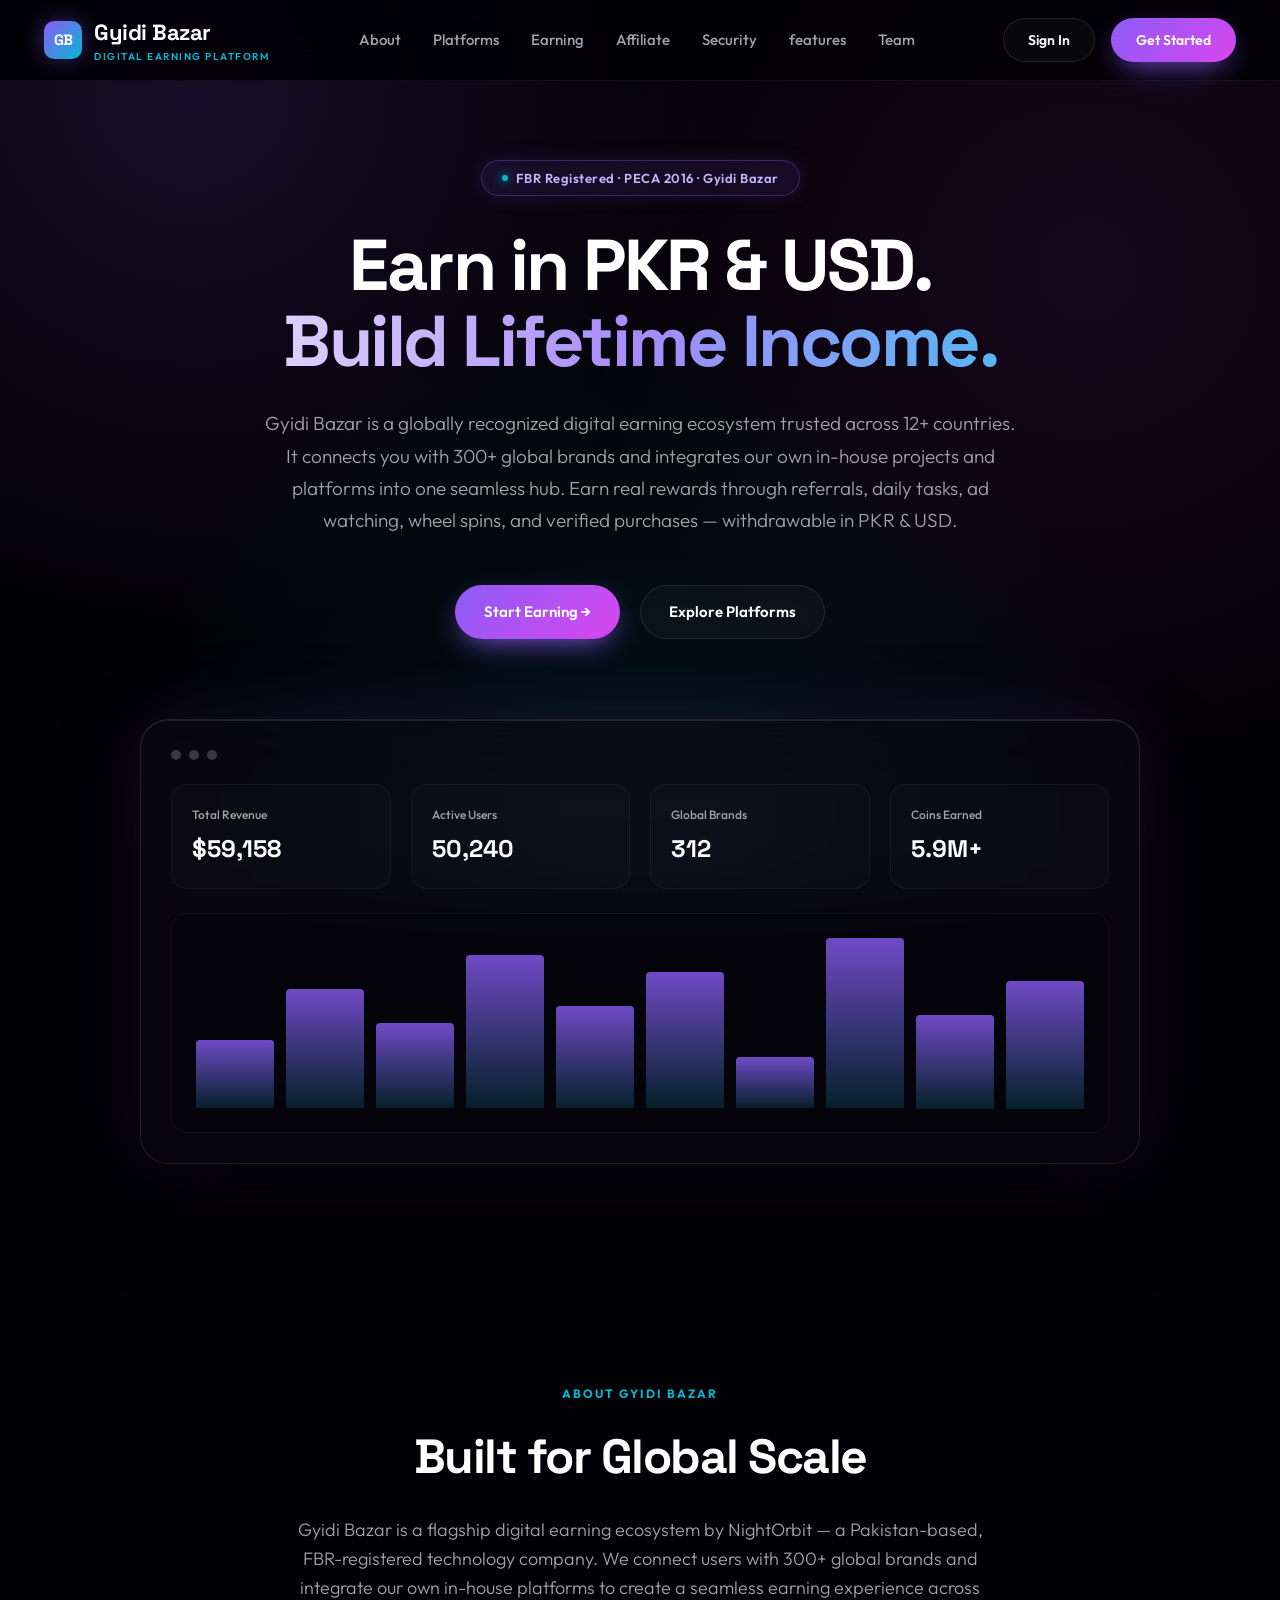
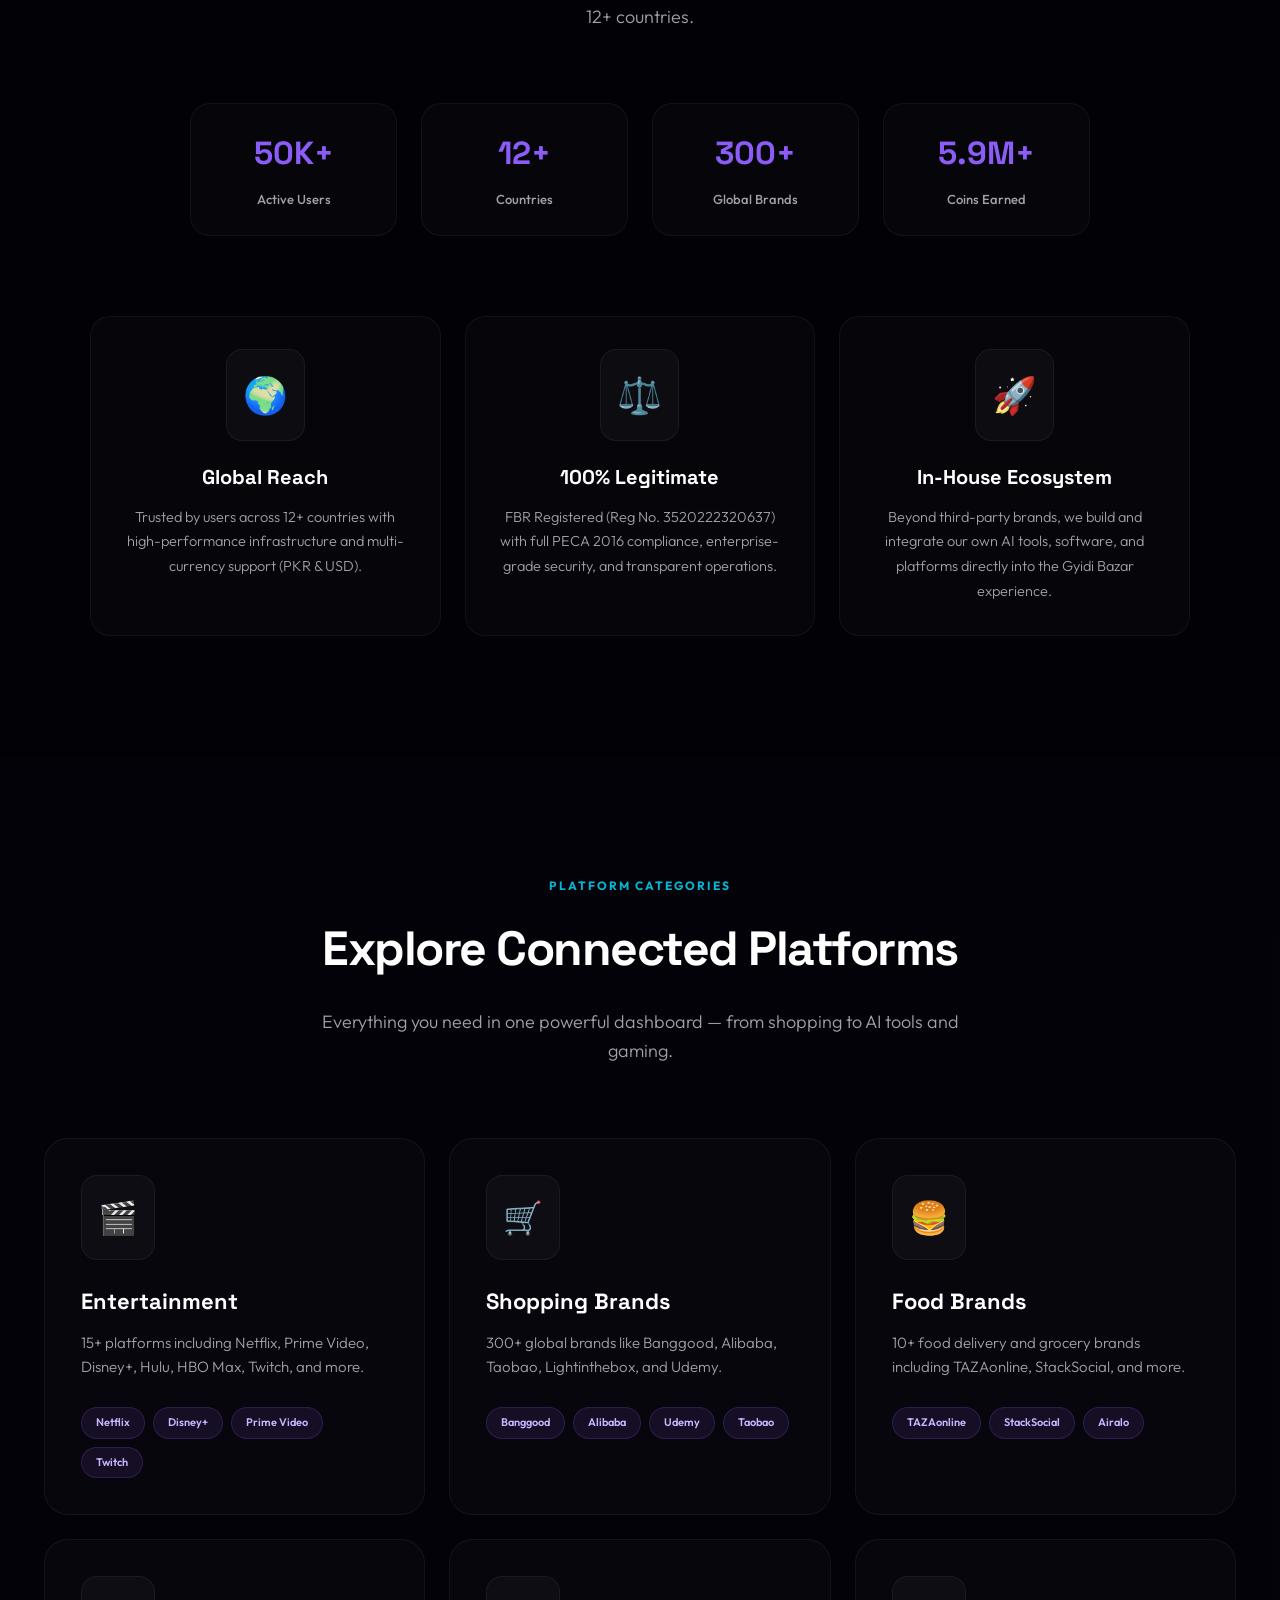
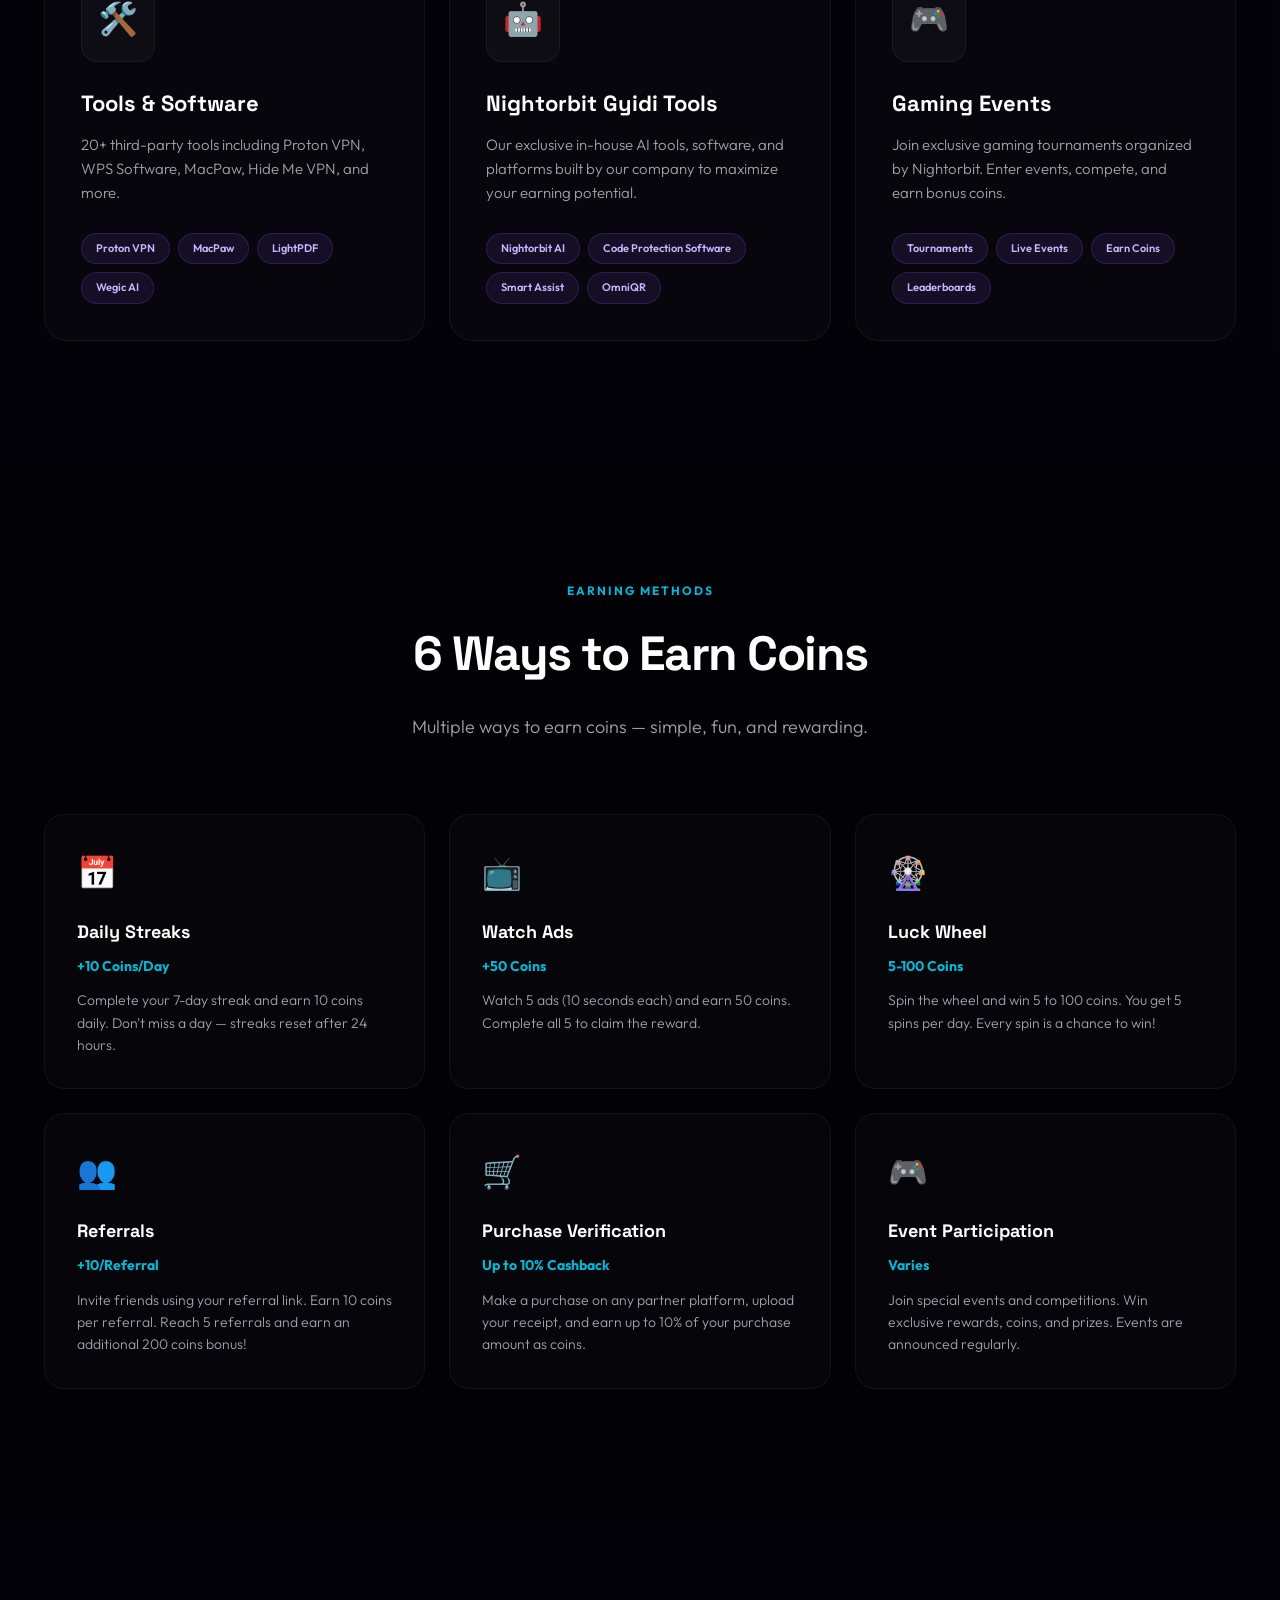
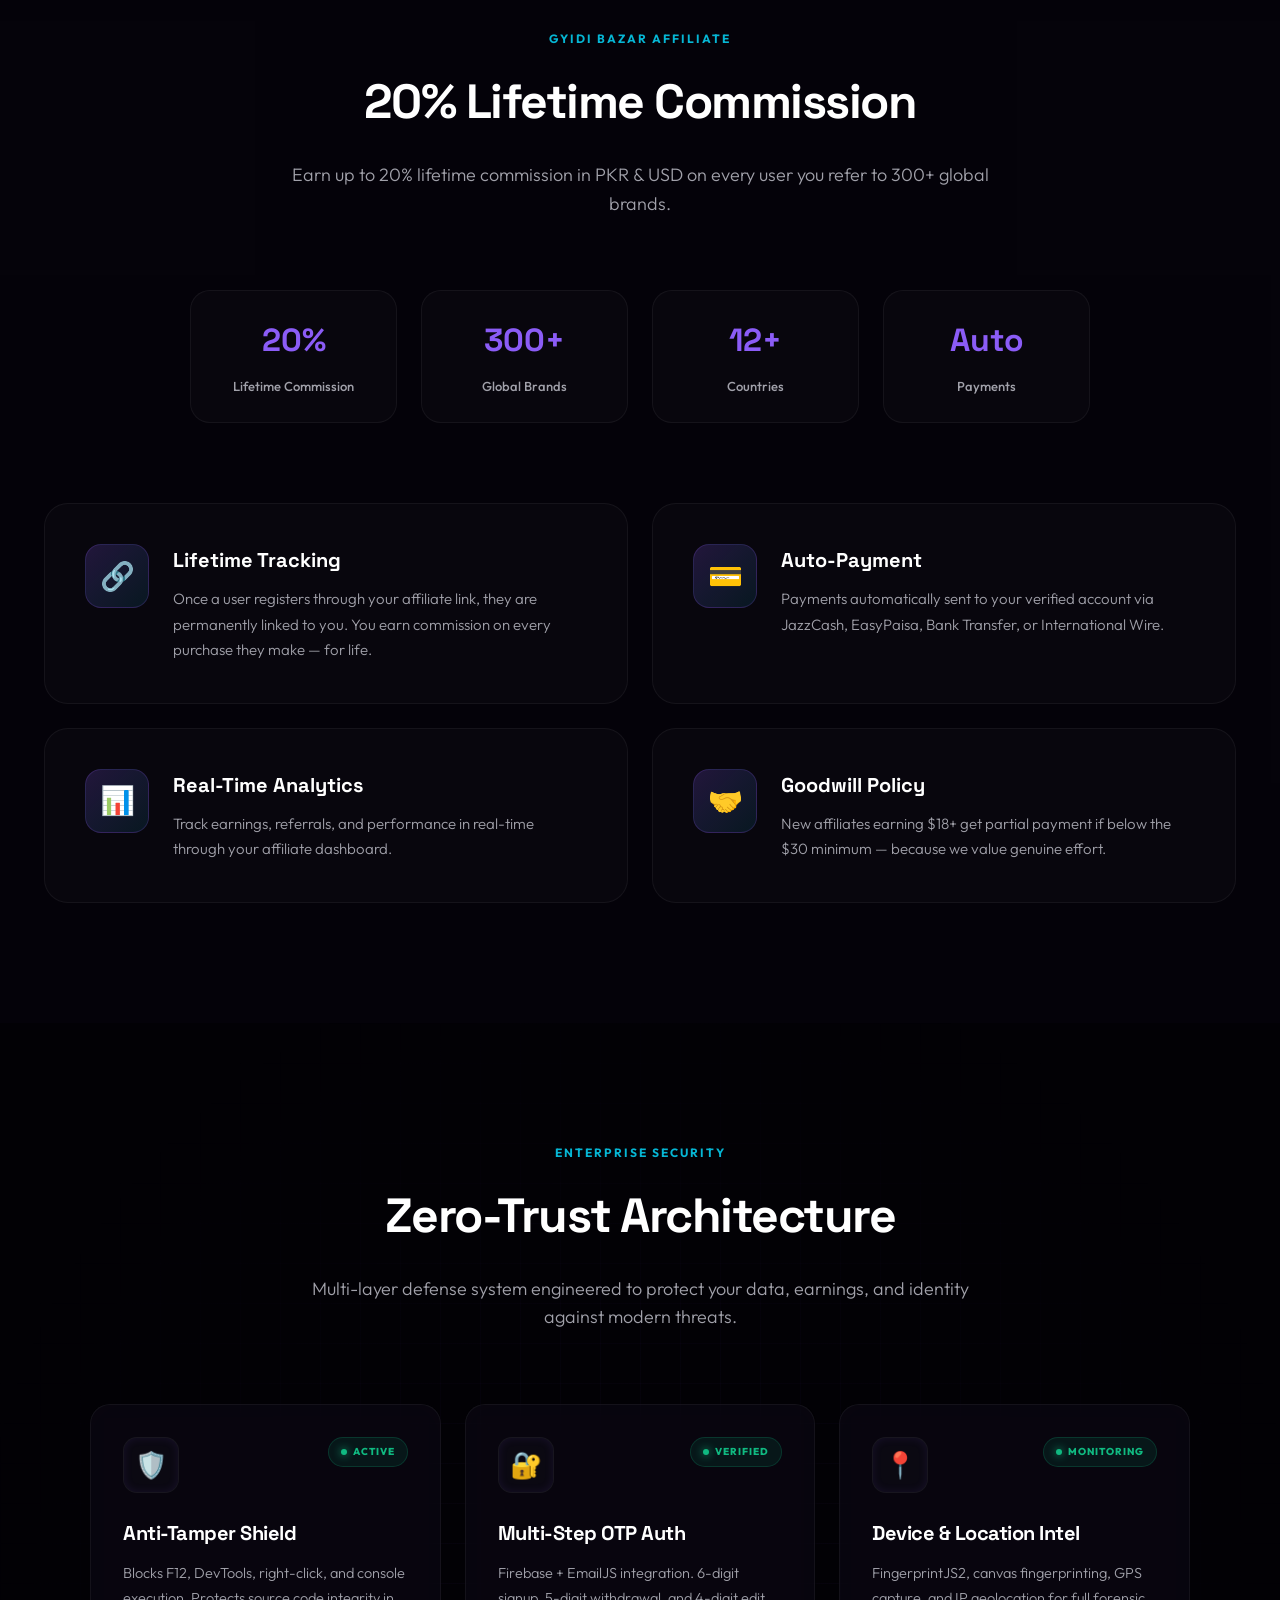
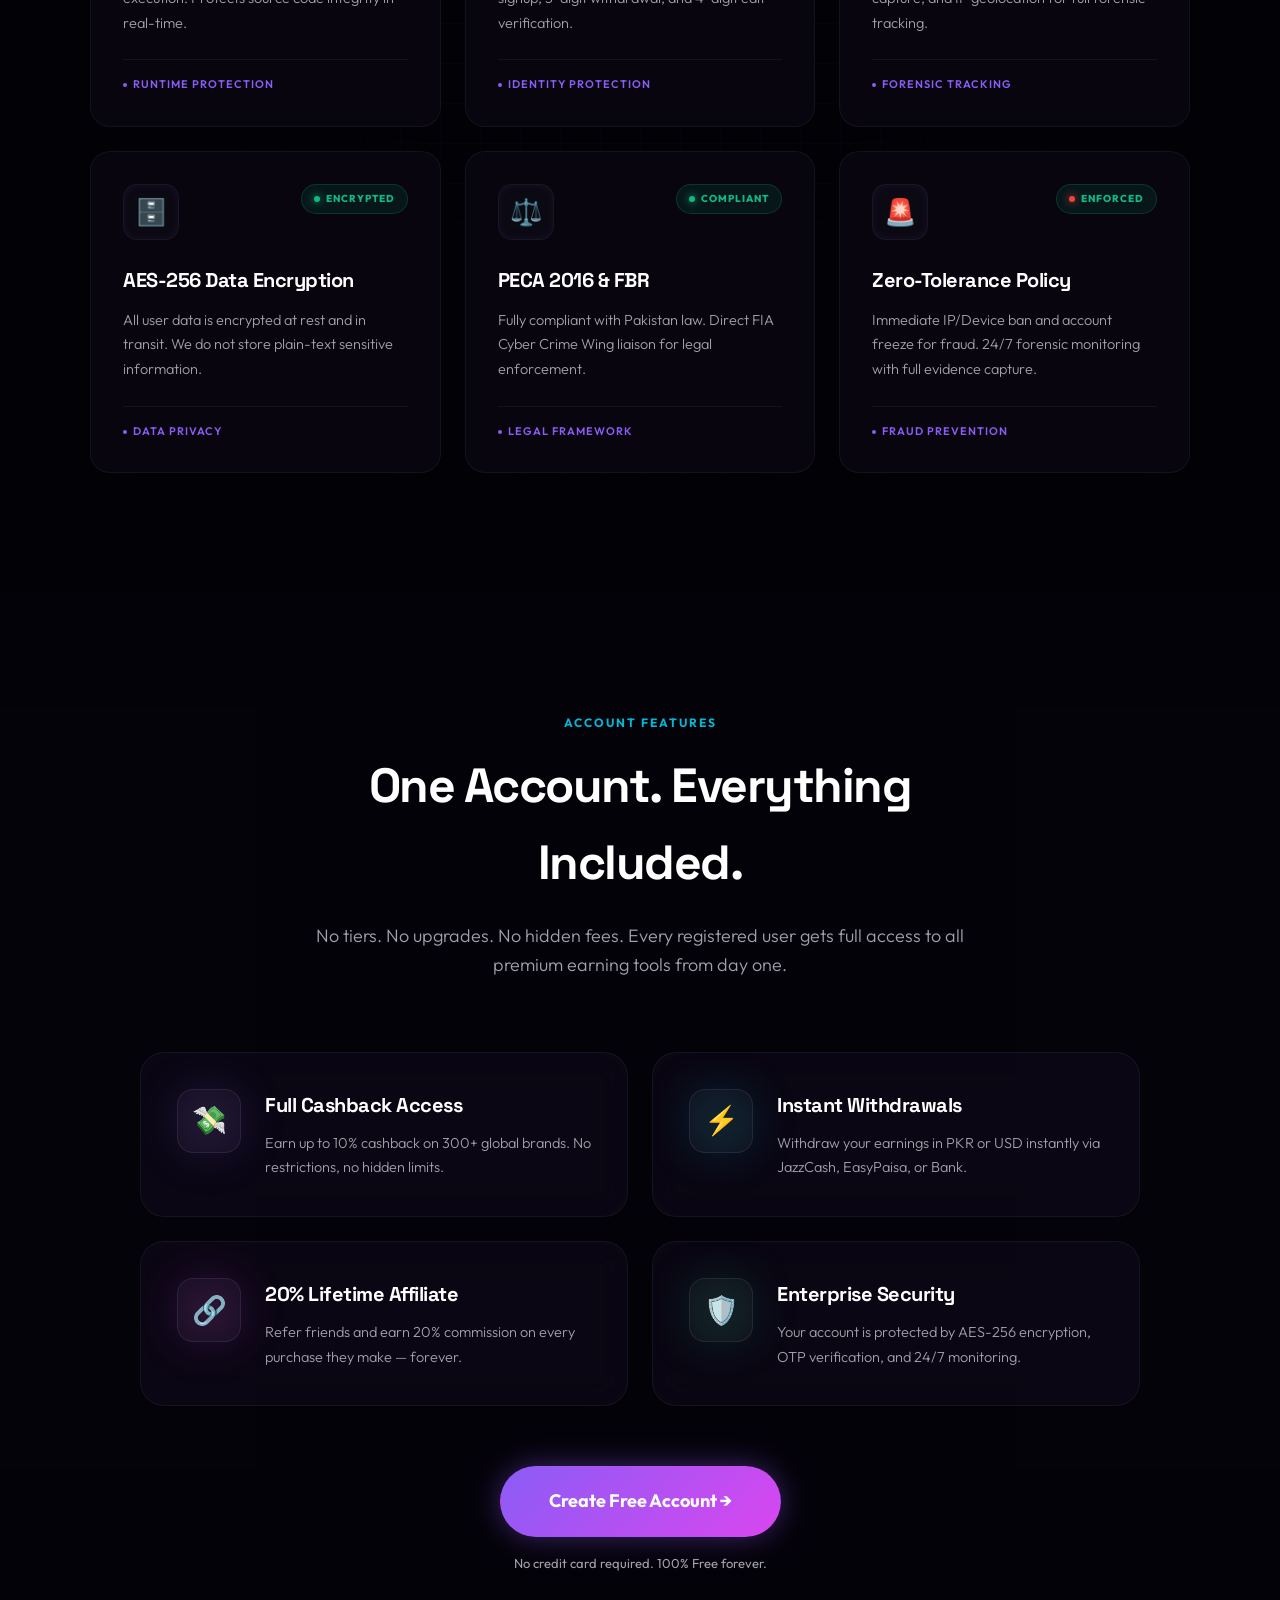
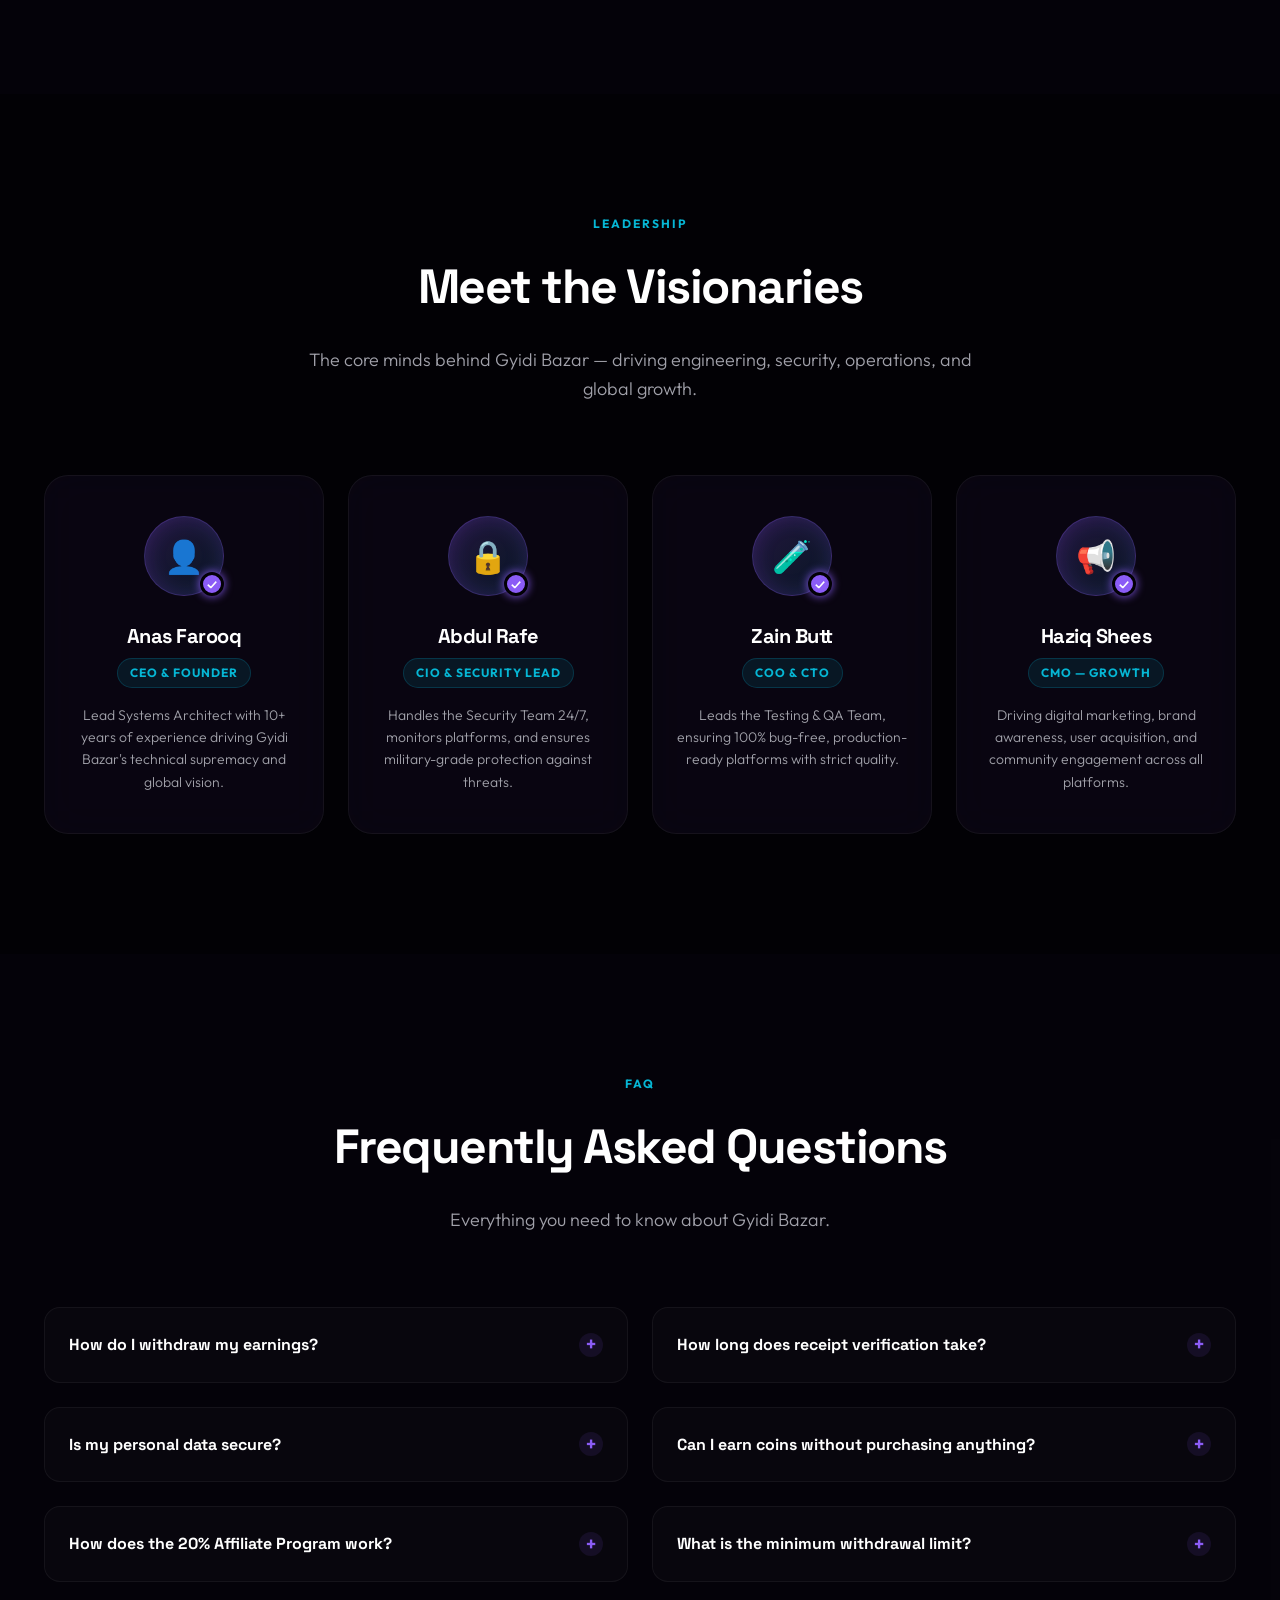
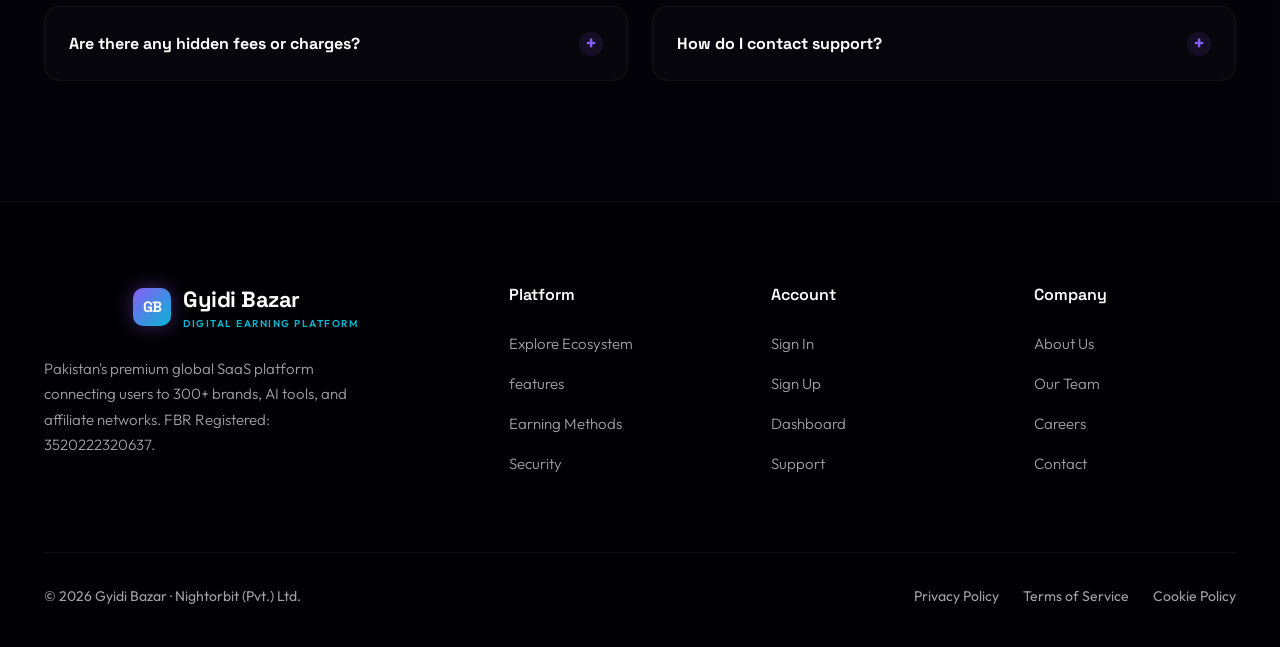
<file: index.html>
<!DOCTYPE html>
<html lang="en">
<head>
  <meta charset="UTF-8" />
  <meta name="viewport" content="width=device-width, initial-scale=1.0, maximum-scale=1.0, user-scalable=no" />
  <title>Gyidi Bazar — Premium Global SaaS Earning Platform</title>
  <meta name="description" content="Pakistan's premium SaaS earning platform by Nightorbit. Connect 300+ brands, AI tools, gaming events. Earn real cashback in PKR & USD." />
  
  <link rel="preconnect" href="https://fonts.googleapis.com">
  <link rel="preconnect" href="https://fonts.gstatic.com" crossorigin>
  <link href="https://fonts.googleapis.com/css2?family=Outfit:wght@300;400;500;600;700;800&family=Space+Grotesk:wght@500;600;700&display=swap" rel="stylesheet">
  
  <style>
    /* =========================================
       1. PREMIUM VARIABLES & RESET
       ========================================= */
    :root {
      --bg-base: #020105;
      --neon-purple: #8B5CF6;
      --neon-pink: #D946EF;
      --neon-cyan: #06B6D4;
      --success: #10B981;
      --text-main: #FFFFFF;
      --text-muted: #A1A1AA;
      --glass-bg: rgba(15, 10, 25, 0.4);
      --glass-border: rgba(255, 255, 255, 0.08);
      --glass-border-hover: rgba(139, 92, 246, 0.4);
    }

    * {
      margin: 0;
      padding: 0;
      box-sizing: border-box;
      -webkit-tap-highlight-color: transparent;
    }

    html {
      scroll-behavior: smooth;
    }

    body {
      font-family: 'Outfit', sans-serif;
      background-color: var(--bg-base);
      background-image: 
        radial-gradient(circle at 15% 10%, rgba(139, 92, 246, 0.15) 0%, transparent 40%),
        radial-gradient(circle at 85% 30%, rgba(217, 70, 239, 0.1) 0%, transparent 40%),
        radial-gradient(circle at 50% 90%, rgba(6, 182, 212, 0.1) 0%, transparent 50%);
      background-attachment: fixed;
      color: var(--text-main);
      line-height: 1.6;
      -webkit-font-smoothing: antialiased;
      overflow-x: hidden;
    }

    a {
      text-decoration: none;
      color: inherit;
    }

    .container {
      max-width: 1240px;
      margin: 0 auto;
      padding: 0 24px;
    }

    /* =========================================
       2. BUTTONS & ANIMATIONS
       ========================================= */
    .btn {
      display: inline-flex;
      align-items: center;
      justify-content: center;
      gap: 8px;
      padding: 14px 28px;
      border-radius: 100px;
      font-weight: 600;
      font-size: 15px;
      font-family: 'Outfit', sans-serif;
      border: 1px solid transparent;
      cursor: pointer;
      transition: all 0.4s cubic-bezier(0.4, 0, 0.2, 1);
      white-space: nowrap;
    }

    .btn-primary {
      background: linear-gradient(135deg, var(--neon-purple), var(--neon-pink));
      color: white;
      box-shadow: 0 10px 30px -10px var(--neon-purple);
    }

    .btn-primary:hover {
      transform: translateY(-3px) scale(1.02);
      box-shadow: 0 20px 40px -10px var(--neon-purple);
    }

    .btn-secondary {
      background: rgba(255, 255, 255, 0.03);
      color: white;
      border: 1px solid rgba(255, 255, 255, 0.1);
      backdrop-filter: blur(10px);
    }

    .btn-secondary:hover {
      background: rgba(255, 255, 255, 0.08);
      border-color: rgba(255, 255, 255, 0.2);
      transform: translateY(-3px);
    }

    /* Reveal Animation */
    .reveal {
      opacity: 0;
      transform: translateY(40px);
      transition: all 1s cubic-bezier(0.2, 0.8, 0.2, 1);
    }

    .reveal.active {
      opacity: 1;
      transform: translateY(0);
    }

    /* =========================================
       3. HEADER / NAVBAR
       ========================================= */
    header {
      position: fixed;
      top: 0;
      left: 0;
      right: 0;
      z-index: 1000;
      background: rgba(2, 1, 5, 0.85);
      backdrop-filter: blur(20px);
      -webkit-backdrop-filter: blur(20px);
      border-bottom: 1px solid rgba(255, 255, 255, 0.05);
    }

    .nav {
      display: flex;
      align-items: center;
      justify-content: space-between;
      height: 80px;
      position: relative;
    }

    .logo {
      display: flex;
      align-items: center;
      gap: 12px;
      font-family: 'Space Grotesk', sans-serif;
      font-weight: 700;
      font-size: 22px;
      letter-spacing: -0.5px;
      z-index: 1002;
    }

    .logo-mark {
      width: 38px;
      height: 38px;
      border-radius: 10px;
      background: linear-gradient(135deg, var(--neon-purple), var(--neon-cyan));
      display: grid;
      place-items: center;
      font-size: 15px;
      box-shadow: 0 0 20px rgba(139, 92, 246, 0.4);
    }

    .logo-sub {
      display: block;
      font-family: 'Outfit', sans-serif;
      font-size: 10px;
      color: var(--neon-cyan);
      font-weight: 600;
      letter-spacing: 1.5px;
      text-transform: uppercase;
      margin-top: -2px;
    }

    /* Desktop Nav */
    .nav-links {
      display: flex;
      gap: 32px;
      align-items: center;
    }

    .nav-links a {
      color: var(--text-muted);
      font-size: 15px;
      font-weight: 500;
      transition: color 0.3s;
    }

    .nav-links a:hover {
      color: var(--text-main);
    }

    .nav-actions {
      display: flex;
      gap: 16px;
      align-items: center;
    }

    .nav-actions .btn {
      padding: 10px 24px;
      font-size: 14px;
    }

    /* Mobile Toggle Button */
    .mobile-toggle {
      display: none;
      font-size: 24px;
      color: white;
      cursor: pointer;
      background: rgba(255, 255, 255, 0.05);
      border: 1px solid rgba(255, 255, 255, 0.1);
      border-radius: 10px;
      width: 44px;
      height: 44px;
      align-items: center;
      justify-content: center;
      z-index: 1002;
      transition: all 0.3s;
    }

    .mobile-toggle:hover {
      background: rgba(255, 255, 255, 0.1);
    }

    /* 
      NEW PREMIUM DROPDOWN MENU 
      (Not Full Screen - Clean Card Style)
    */
    .mobile-dropdown {
      position: absolute;
      top: 85px;
      right: 24px;
      width: 260px;
      background: rgba(15, 10, 25, 0.95);
      backdrop-filter: blur(30px);
      -webkit-backdrop-filter: blur(30px);
      border: 1px solid rgba(255, 255, 255, 0.1);
      border-radius: 20px;
      padding: 16px;
      box-shadow: 0 20px 50px rgba(0, 0, 0, 0.8), 0 0 30px rgba(139, 92, 246, 0.1);
      display: flex;
      flex-direction: column;
      gap: 8px;
      
      /* Animation */
      opacity: 0;
      visibility: hidden;
      transform: translateY(-10px) scale(0.98);
      transform-origin: top right;
      transition: all 0.3s cubic-bezier(0.4, 0, 0.2, 1);
      z-index: 1001;
    }

    .mobile-dropdown.active {
      opacity: 1;
      visibility: visible;
      transform: translateY(0) scale(1);
    }

    .mobile-dropdown a {
      color: var(--text-muted);
      font-size: 15px;
      font-weight: 500;
      padding: 12px 16px;
      border-radius: 12px;
      transition: all 0.2s;
      display: flex;
      align-items: center;
    }

    .mobile-dropdown a:hover {
      background: rgba(139, 92, 246, 0.1);
      color: var(--text-main);
      padding-left: 20px;
    }

    .mobile-dropdown .divider {
      height: 1px;
      background: rgba(255, 255, 255, 0.05);
      margin: 8px 0;
    }

    .mobile-dropdown .mobile-actions {
      display: flex;
      flex-direction: column;
      gap: 10px;
      padding: 0 8px;
    }

    .mobile-dropdown .mobile-actions .btn {
      width: 100%;
      padding: 12px;
      font-size: 14px;
    }

    .about-features-grid {
      display: grid;
      grid-template-columns: repeat(3, 1fr);
      gap: 24px;
      max-width: 1100px;
      margin: 0 auto;
    }

    .about-feature-card {
      background: rgba(255, 255, 255, 0.02);
      border: 1px solid rgba(255, 255, 255, 0.05);
      border-radius: 20px;
      padding: 32px;
      text-align: center;
      transition: all 0.4s ease;
    }

    .about-feature-card:hover {
      background: rgba(139, 92, 246, 0.03);
      border-color: rgba(139, 92, 246, 0.3);
      transform: translateY(-6px);
      box-shadow: 0 20px 40px -10px rgba(0, 0, 0, 0.5);
    }

    .about-feature-icon {
      font-size: 36px;
      margin-bottom: 20px;
      display: inline-flex;
      padding: 16px;
      background: rgba(255, 255, 255, 0.03);
      border-radius: 16px;
      border: 1px solid rgba(255, 255, 255, 0.05);
    }

    .about-feature-card h4 {
      font-family: 'Space Grotesk', sans-serif;
      font-size: 20px;
      font-weight: 700;
      margin-bottom: 12px;
      color: var(--text-main);
    }

    .about-feature-card p {
      font-size: 14.5px;
      color: var(--text-muted);
      line-height: 1.7;
      font-weight: 300;
    }

    /* Responsive */
    @media (max-width: 1024px) {
      .about-features-grid { grid-template-columns: repeat(2, 1fr); }
    }
    @media (max-width: 768px) {
      .about-features-grid { grid-template-columns: 1fr; }
    }

    /* =========================================
       4. HERO SECTION
       ========================================= */
    .hero {
      padding: 160px 0 100px;
      text-align: center;
      position: relative;
    }

    .pill {
      display: inline-flex;
      align-items: center;
      justify-content: center;
      gap: 8px;
      background: rgba(139, 92, 246, 0.1);
      border: 1px solid rgba(139, 92, 246, 0.3);
      color: #C4B5FD;
      padding: 8px 20px;
      border-radius: 100px;
      font-size: 13px;
      font-weight: 600;
      margin-bottom: 32px;
      letter-spacing: 0.5px;
      box-shadow: 0 0 20px rgba(139, 92, 246, 0.15);
      text-align: center;
      line-height: 1.4;
    }

    .dot {
      width: 6px;
      height: 6px;
      border-radius: 50%;
      background: var(--neon-cyan);
      box-shadow: 0 0 10px var(--neon-cyan);
      animation: pulse 2s infinite;
      flex-shrink: 0;
    }

    @keyframes pulse {
      0% { opacity: 1; transform: scale(1); }
      50% { opacity: 0.5; transform: scale(0.8); }
      100% { opacity: 1; transform: scale(1); }
    }

    .hero h1 {
      font-family: 'Space Grotesk', sans-serif;
      font-size: 72px;
      line-height: 1.05;
      font-weight: 700;
      letter-spacing: -2.5px;
      margin-bottom: 28px;
    }

    .hero h1 span {
      background: linear-gradient(90deg, #FFF 0%, #A78BFA 50%, #22D3EE 100%);
      -webkit-background-clip: text;
      background-clip: text;
      -webkit-text-fill-color: transparent;
      display: block;
    }

    .hero p {
      color: var(--text-muted);
      font-size: 19px;
      max-width: 750px;
      margin: 0 auto 48px;
      line-height: 1.7;
      font-weight: 300;
    }

    .hero-btns {
      display: flex;
      gap: 20px;
      justify-content: center;
      margin-bottom: 80px;
    }

    /* Premium Dashboard Mockup */
    .hero-dashboard-wrapper {
      max-width: 1000px;
      margin: 0 auto;
      background: rgba(15, 10, 25, 0.5);
      backdrop-filter: blur(30px);
      -webkit-backdrop-filter: blur(30px);
      border: 1px solid rgba(255, 255, 255, 0.1);
      border-radius: 28px;
      padding: 30px;
      box-shadow: 
        0 40px 100px -20px rgba(0,0,0,0.9),
        inset 0 1px 0 rgba(255,255,255,0.1),
        0 0 80px rgba(139, 92, 246, 0.15);
      position: relative;
      overflow: hidden;
    }

    .dash-topbar {
      display: flex;
      gap: 8px;
      margin-bottom: 24px;
    }

    .dash-dot {
      width: 10px;
      height: 10px;
      border-radius: 50%;
      background: rgba(255,255,255,0.2);
    }

    .dash-grid {
      display: grid;
      grid-template-columns: repeat(4, 1fr);
      gap: 20px;
      margin-bottom: 24px;
    }

    .dash-stat {
      background: rgba(255, 255, 255, 0.02);
      border: 1px solid rgba(255, 255, 255, 0.05);
      border-radius: 16px;
      padding: 20px;
      text-align: left;
      transition: all 0.3s;
    }

    .dash-stat:hover {
      background: rgba(139, 92, 246, 0.05);
      border-color: rgba(139, 92, 246, 0.3);
    }

    .dash-stat .label {
      font-size: 12px;
      color: var(--text-muted);
      margin-bottom: 6px;
      font-weight: 500;
    }

    .dash-stat .value {
      font-size: 24px;
      font-weight: 700;
      font-family: 'Space Grotesk', sans-serif;
      color: var(--text-main);
    }

    .dash-chart {
      background: rgba(0, 0, 0, 0.2);
      border: 1px solid rgba(255, 255, 255, 0.05);
      border-radius: 16px;
      height: 220px;
      position: relative;
      overflow: hidden;
      display: flex;
      align-items: flex-end;
      padding: 24px;
      gap: 12px;
    }

    .chart-bar {
      flex: 1;
      background: linear-gradient(180deg, var(--neon-purple) 0%, rgba(6, 182, 212, 0.2) 100%);
      border-radius: 4px 4px 0 0;
      opacity: 0.8;
      animation: growBar 1.5s ease-out forwards;
      transform-origin: bottom;
    }

    @keyframes growBar {
      from { transform: scaleY(0); }
      to { transform: scaleY(1); }
    }

    /* =========================================
       5. SECTIONS GENERAL
       ========================================= */
    section {
      padding: 120px 0;
      position: relative;
    }

    .sec-head {
      text-align: center;
      max-width: 700px;
      margin: 0 auto 72px;
    }

    .sec-tag {
      color: var(--neon-cyan);
      font-weight: 700;
      font-size: 12px;
      letter-spacing: 2px;
      text-transform: uppercase;
      margin-bottom: 16px;
      display: block;
    }

    .sec-head h2 {
      font-family: 'Space Grotesk', sans-serif;
      font-size: 48px;
      font-weight: 700;
      letter-spacing: -1.5px;
      margin-bottom: 20px;
    }

    .sec-head p {
      color: var(--text-muted);
      font-size: 18px;
      font-weight: 300;
    }

    /* =========================================
       6. STATS BAR
       ========================================= */
    .stats-bar {
      display: grid;
      grid-template-columns: repeat(4, 1fr);
      gap: 24px;
      max-width: 900px;
      margin: 0 auto 80px;
    }

    .stat-box {
      text-align: center;
      padding: 24px;
      background: rgba(255, 255, 255, 0.02);
      border: 1px solid rgba(255, 255, 255, 0.05);
      border-radius: 20px;
    }

    .stat-box b {
      display: block;
      font-size: 32px;
      font-weight: 800;
      font-family: 'Space Grotesk', sans-serif;
      color: var(--neon-purple);
      margin-bottom: 6px;
    }

    .stat-box span {
      font-size: 13px;
      color: var(--text-muted);
      font-weight: 500;
    }

    /* =========================================
       7. PLATFORM CATEGORIES
       ========================================= */
    .grid-3 {
      display: grid;
      grid-template-columns: repeat(3, 1fr);
      gap: 24px;
    }

    .cat-card {
      background: rgba(255, 255, 255, 0.02);
      border: 1px solid rgba(255, 255, 255, 0.05);
      border-radius: 24px;
      padding: 36px;
      transition: all 0.4s ease;
      position: relative;
    }

    .cat-card:hover {
      background: rgba(139, 92, 246, 0.03);
      border-color: rgba(139, 92, 246, 0.3);
      transform: translateY(-8px);
      box-shadow: 0 20px 40px -10px rgba(0, 0, 0, 0.5);
    }

    .cat-icon {
      font-size: 32px;
      margin-bottom: 24px;
      display: inline-flex;
      padding: 16px;
      background: rgba(255, 255, 255, 0.03);
      border-radius: 16px;
      border: 1px solid rgba(255, 255, 255, 0.05);
    }

    .cat-card h3 {
      font-size: 22px;
      font-weight: 700;
      font-family: 'Space Grotesk', sans-serif;
      margin-bottom: 12px;
    }

    .cat-card p {
      font-size: 15px;
      color: var(--text-muted);
      margin-bottom: 28px;
      line-height: 1.6;
      font-weight: 300;
    }

    .tags {
      display: flex;
      flex-wrap: wrap;
      gap: 8px;
    }

    .tag {
      font-size: 11px;
      font-weight: 600;
      padding: 6px 14px;
      background: rgba(139, 92, 246, 0.1);
      color: #C4B5FD;
      border: 1px solid rgba(139, 92, 246, 0.2);
      border-radius: 100px;
    }

    /* =========================================
       8. EARNING METHODS
       ========================================= */
    .earn-grid {
      display: grid;
      grid-template-columns: repeat(3, 1fr);
      gap: 24px;
    }

    .earn-card {
      background: rgba(255, 255, 255, 0.02);
      border: 1px solid rgba(255, 255, 255, 0.05);
      border-radius: 20px;
      padding: 32px;
      transition: all 0.3s;
    }

    .earn-card:hover {
      background: rgba(6, 182, 212, 0.03);
      border-color: rgba(6, 182, 212, 0.3);
      transform: translateY(-4px);
    }

    .earn-icon {
      font-size: 32px;
      margin-bottom: 20px;
    }

    .earn-card h4 {
      font-size: 18px;
      font-weight: 700;
      font-family: 'Space Grotesk', sans-serif;
      margin-bottom: 8px;
    }

    .earn-reward {
      color: var(--neon-cyan);
      font-size: 14px;
      font-weight: 700;
      margin-bottom: 12px;
      display: block;
    }

    .earn-card p {
      font-size: 14px;
      color: var(--text-muted);
      line-height: 1.6;
      font-weight: 300;
    }

    /* =========================================
       9. FEATURES / SECURITY
       ========================================= */
    .features-grid {
      display: grid;
      grid-template-columns: repeat(2, 1fr);
      gap: 24px;
    }

    .feature-box {
      background: rgba(255, 255, 255, 0.02);
      border: 1px solid rgba(255, 255, 255, 0.05);
      border-radius: 24px;
      padding: 40px;
      display: flex;
      gap: 24px;
      transition: all 0.3s;
    }

    .feature-box:hover {
      background: rgba(255, 255, 255, 0.04);
      border-color: rgba(255, 255, 255, 0.1);
    }

    .feature-icon {
      font-size: 28px;
      width: 64px;
      height: 64px;
      background: linear-gradient(135deg, rgba(139, 92, 246, 0.2), rgba(6, 182, 212, 0.1));
      border-radius: 16px;
      display: flex;
      align-items: center;
      justify-content: center;
      flex-shrink: 0;
      border: 1px solid rgba(139, 92, 246, 0.2);
    }

    .feature-text h4 {
      font-size: 20px;
      font-weight: 700;
      font-family: 'Space Grotesk', sans-serif;
      margin-bottom: 10px;
    }

    .feature-text p {
      font-size: 15px;
      color: var(--text-muted);
      line-height: 1.7;
      font-weight: 300;
    }

    .sec-bg-grid {
      position: absolute;
      inset: 0;
      background-image: 
        linear-gradient(rgba(139, 92, 246, 0.03) 1px, transparent 1px),
        linear-gradient(90deg, rgba(139, 92, 246, 0.03) 1px, transparent 1px);
      background-size: 40px 40px;
      z-index: 1;
      mask-image: radial-gradient(circle at center, black 20%, transparent 80%);
      -webkit-mask-image: radial-gradient(circle at center, black 20%, transparent 80%);
      pointer-events: none;
    }

    .pro-sec-grid {
      display: grid;
      grid-template-columns: repeat(3, 1fr);
      gap: 24px;
      max-width: 1100px;
      margin: 0 auto;
    }

    .pro-sec-card {
      background: rgba(15, 10, 25, 0.5);
      backdrop-filter: blur(20px);
      -webkit-backdrop-filter: blur(20px);
      border: 1px solid rgba(255, 255, 255, 0.05);
      border-radius: 20px;
      padding: 32px;
      position: relative;
      transition: all 0.4s cubic-bezier(0.4, 0, 0.2, 1);
      display: flex;
      flex-direction: column;
    }

    .pro-sec-card::after {
      content: '';
      position: absolute;
      top: 0;
      left: 0;
      width: 100%;
      height: 2px;
      background: linear-gradient(90deg, transparent, var(--neon-cyan), transparent);
      opacity: 0;
      transition: opacity 0.3s ease;
    }

    .pro-sec-card:hover {
      border-color: rgba(6, 182, 212, 0.3);
      transform: translateY(-6px);
      box-shadow: 0 20px 40px rgba(0,0,0,0.6), 0 0 20px rgba(6, 182, 212, 0.05);
      background: rgba(20, 14, 36, 0.7);
    }

    .pro-sec-card:hover::after {
      opacity: 1;
      animation: scanLine 2.5s linear infinite;
    }

    @keyframes scanLine {
      0% { top: 0; opacity: 0; }
      10% { opacity: 1; }
      90% { opacity: 1; }
      100% { top: 100%; opacity: 0; }
    }

    .pro-sec-top {
      display: flex;
      justify-content: space-between;
      align-items: flex-start;
      margin-bottom: 24px;
    }

    .pro-sec-icon {
      width: 56px;
      height: 56px;
      border-radius: 14px;
      background: rgba(255, 255, 255, 0.02);
      border: 1px solid rgba(255, 255, 255, 0.05);
      display: flex;
      align-items: center;
      justify-content: center;
      font-size: 26px;
      box-shadow: inset 0 0 10px rgba(139, 92, 246, 0.1);
      transition: all 0.3s;
    }

    .pro-sec-card:hover .pro-sec-icon {
      border-color: var(--neon-cyan);
      box-shadow: inset 0 0 15px rgba(6, 182, 212, 0.2), 0 0 15px rgba(6, 182, 212, 0.1);
    }

    .pro-sec-status {
      display: inline-flex;
      align-items: center;
      gap: 6px;
      font-size: 10px;
      font-weight: 800;
      letter-spacing: 1px;
      color: var(--success);
      background: rgba(16, 185, 129, 0.1);
      padding: 6px 12px;
      border-radius: 100px;
      border: 1px solid rgba(16, 185, 129, 0.2);
    }

    .status-dot {
      width: 6px;
      height: 6px;
      background: var(--success);
      border-radius: 50%;
      box-shadow: 0 0 8px var(--success);
      animation: pulse 2s infinite;
    }

    .pro-sec-card h4 {
      font-family: 'Space Grotesk', sans-serif;
      font-size: 20px;
      font-weight: 700;
      color: var(--text-main);
      margin-bottom: 12px;
      letter-spacing: -0.5px;
    }

    .pro-sec-card p {
      font-size: 14.5px;
      color: var(--text-muted);
      line-height: 1.7;
      font-weight: 300;
      margin-bottom: 24px;
      flex-grow: 1;
    }

    .pro-sec-footer {
      border-top: 1px solid rgba(255, 255, 255, 0.05);
      padding-top: 16px;
    }

    .tech-tag {
      font-size: 11px;
      font-weight: 600;
      color: var(--neon-purple);
      text-transform: uppercase;
      letter-spacing: 1px;
      display: flex;
      align-items: center;
      gap: 6px;
    }

    .tech-tag::before {
      content: '';
      width: 4px;
      height: 4px;
      background: var(--neon-purple);
      border-radius: 50%;
    }

    /* =========================================
       ULTRA-PREMIUM FREE FEATURES CSS
       ========================================= */
    .premium-features-grid {
      display: grid;
      grid-template-columns: repeat(2, 1fr);
      gap: 24px;
      max-width: 1000px;
      margin: 0 auto;
    }

    .prem-feature-card {
      background: rgba(20, 14, 36, 0.4);
      backdrop-filter: blur(20px);
      -webkit-backdrop-filter: blur(20px);
      border: 1px solid rgba(255, 255, 255, 0.05);
      border-radius: 24px;
      padding: 36px;
      display: flex;
      gap: 24px;
      align-items: flex-start;
      transition: all 0.4s cubic-bezier(0.4, 0, 0.2, 1);
      position: relative;
      overflow: hidden;
    }

    .prem-feature-card::before {
      content: '';
      position: absolute;
      inset: 0;
      border-radius: 24px;
      padding: 1px;
      background: linear-gradient(135deg, rgba(139, 92, 246, 0.5), rgba(6, 182, 212, 0.5), transparent 50%);
      -webkit-mask: linear-gradient(#fff 0 0) content-box, linear-gradient(#fff 0 0);
      -webkit-mask-composite: xor;
      mask-composite: exclude;
      opacity: 0;
      transition: opacity 0.4s ease;
    }

    .prem-feature-card:hover {
      transform: translateY(-5px);
      background: rgba(20, 14, 36, 0.7);
      box-shadow: 0 20px 40px rgba(0,0,0,0.4);
    }

    .prem-feature-card:hover::before {
      opacity: 1;
    }

    .prem-icon-wrap {
      position: relative;
      flex-shrink: 0;
    }

    .prem-icon {
      width: 64px;
      height: 64px;
      border-radius: 16px;
      background: rgba(255, 255, 255, 0.03);
      border: 1px solid rgba(255, 255, 255, 0.08);
      display: flex;
      align-items: center;
      justify-content: center;
      font-size: 28px;
      position: relative;
      z-index: 2;
    }

    .icon-glow {
      position: absolute;
      top: 50%;
      left: 50%;
      transform: translate(-50%, -50%);
      width: 100%;
      height: 100%;
      background: var(--neon-purple);
      filter: blur(25px);
      opacity: 0.2;
      z-index: 1;
      border-radius: 50%;
      transition: opacity 0.4s ease;
    }
    .icon-glow.cyan { background: var(--neon-cyan); }
    .icon-glow.pink { background: var(--neon-pink); }
    .icon-glow.green { background: var(--success); }

    .prem-feature-card:hover .icon-glow {
      opacity: 0.4;
    }

    .prem-content h4 {
      font-family: 'Space Grotesk', sans-serif;
      font-size: 20px;
      font-weight: 700;
      margin-bottom: 10px;
      color: var(--text-main);
      letter-spacing: -0.5px;
    }

    .prem-content p {
      font-size: 14.5px;
      color: var(--text-muted);
      line-height: 1.7;
      font-weight: 300;
    }

    .btn-lg-glow {
      padding: 20px 48px;
      font-size: 18px;
      font-weight: 700;
      border-radius: 100px;
      box-shadow: 0 0 30px rgba(139, 92, 246, 0.4);
      width: auto;
    }

    .btn-lg-glow:hover {
      box-shadow: 0 0 50px rgba(139, 92, 246, 0.6);
      transform: translateY(-3px) scale(1.02);
    }

    .no-cc-text {
      margin-top: 16px;
      font-size: 13px;
      color: var(--text-muted);
      font-weight: 400;
    }

    /* =========================================
       11. FAQ SECTION
       ========================================= */
    .faq-grid {
      display: grid;
      grid-template-columns: repeat(2, 1fr);
      gap: 24px;
      align-items: start;
    }

    .faq-item {
      background: rgba(255, 255, 255, 0.02);
      border: 1px solid rgba(255, 255, 255, 0.05);
      border-radius: 16px;
      overflow: hidden;
      transition: all 0.3s ease;
    }

    .faq-item:hover {
      border-color: rgba(139, 92, 246, 0.4);
      background: rgba(139, 92, 246, 0.02);
    }

    .faq-question {
      padding: 24px;
      display: flex;
      justify-content: space-between;
      align-items: center;
      cursor: pointer;
      user-select: none;
    }

    .faq-question h4 {
      font-size: 16px;
      font-weight: 700;
      font-family: 'Space Grotesk', sans-serif;
      margin: 0;
      color: var(--text-main);
      padding-right: 10px;
    }

    .faq-icon {
      width: 24px;
      height: 24px;
      border-radius: 50%;
      background: rgba(139, 92, 246, 0.1);
      display: flex;
      align-items: center;
      justify-content: center;
      color: var(--neon-purple);
      font-size: 18px;
      font-weight: bold;
      transition: transform 0.3s ease;
      flex-shrink: 0;
    }

    .faq-item.active .faq-icon {
      transform: rotate(45deg);
      background: var(--neon-purple);
      color: white;
    }

    .faq-answer {
      max-height: 0;
      overflow: hidden;
      transition: max-height 0.4s ease, padding 0.4s ease;
      padding: 0 24px;
      color: var(--text-muted);
      font-size: 14.5px;
      line-height: 1.7;
    }

    .faq-item.active .faq-answer {
      max-height: 300px;
      padding: 0 24px 24px 24px;
    }

    /* =========================================
       12. TEAM SECTION
       ========================================= */
    .team-grid {
      display: grid;
      grid-template-columns: repeat(4, 1fr);
      gap: 24px;
      margin-top: 20px;
    }

    .team-card {
      background: rgba(20, 14, 36, 0.4);
      backdrop-filter: blur(20px);
      -webkit-backdrop-filter: blur(20px);
      border: 1px solid rgba(255, 255, 255, 0.05);
      border-radius: 24px;
      padding: 40px 24px;
      text-align: center;
      position: relative;
      transition: all 0.4s cubic-bezier(0.4, 0, 0.2, 1);
      overflow: hidden;
    }

    .team-card::before {
      content: '';
      position: absolute;
      top: 0;
      left: 0;
      right: 0;
      height: 2px;
      background: linear-gradient(90deg, transparent, var(--neon-purple), var(--neon-cyan), transparent);
      opacity: 0;
      transition: opacity 0.4s ease;
    }

    .team-card:hover {
      transform: translateY(-10px);
      background: rgba(20, 14, 36, 0.7);
      border-color: rgba(139, 92, 246, 0.3);
      box-shadow: 0 20px 40px rgba(0,0,0,0.5), 0 0 30px rgba(139, 92, 246, 0.15);
    }

    .team-card:hover::before {
      opacity: 1;
    }

    .team-avatar-wrap {
      position: relative;
      width: 80px;
      height: 80px;
      margin: 0 auto 24px;
    }

    .team-avatar {
      width: 100%;
      height: 100%;
      border-radius: 50%;
      background: linear-gradient(135deg, rgba(139, 92, 246, 0.2), rgba(6, 182, 212, 0.1));
      border: 1px solid rgba(139, 92, 246, 0.3);
      display: grid;
      place-items: center;
      font-size: 32px;
      box-shadow: inset 0 0 20px rgba(139, 92, 246, 0.2);
      transition: all 0.4s ease;
    }

    .team-card:hover .team-avatar {
      box-shadow: inset 0 0 20px rgba(139, 92, 246, 0.4), 0 0 20px rgba(139, 92, 246, 0.3);
      border-color: var(--neon-purple);
    }

    .verified-badge {
      position: absolute;
      bottom: 0;
      right: 0;
      width: 24px;
      height: 24px;
      background: var(--neon-purple);
      color: white;
      border-radius: 50%;
      display: flex;
      align-items: center;
      justify-content: center;
      font-size: 12px;
      font-weight: bold;
      border: 3px solid var(--bg-base);
      box-shadow: 0 0 10px var(--neon-purple);
    }

    .team-info h4 {
      font-family: 'Space Grotesk', sans-serif;
      font-size: 20px;
      font-weight: 700;
      color: var(--text-main);
      margin-bottom: 6px;
      letter-spacing: -0.5px;
    }

    .team-info .role {
      font-size: 12px;
      color: var(--neon-cyan);
      font-weight: 700;
      text-transform: uppercase;
      letter-spacing: 1px;
      margin-bottom: 16px;
      display: inline-block;
      padding: 4px 12px;
      background: rgba(6, 182, 212, 0.1);
      border-radius: 100px;
      border: 1px solid rgba(6, 182, 212, 0.2);
    }

    .team-info p {
      font-size: 14px;
      color: var(--text-muted);
      line-height: 1.6;
      font-weight: 300;
    }

    /* =========================================
       13. FOOTER
       ========================================= */
    footer {
      border-top: 1px solid rgba(255, 255, 255, 0.05);
      padding: 80px 0 40px;
      background: rgba(2, 1, 5, 0.9);
    }

    .foot-grid {
      display: grid;
      grid-template-columns: 2fr 1fr 1fr 1fr;
      gap: 60px;
      margin-bottom: 60px;
    }

    .foot-brand p {
      color: var(--text-muted);
      font-size: 15px;
      margin-top: 24px;
      max-width: 320px;
      line-height: 1.7;
      font-weight: 300;
    }

    .foot-col h4 {
      color: var(--text-main);
      font-size: 16px;
      font-weight: 600;
      margin-bottom: 24px;
      font-family: 'Space Grotesk', sans-serif;
    }

    .foot-col a {
      display: block;
      color: var(--text-muted);
      font-size: 15px;
      margin-bottom: 16px;
      transition: color 0.3s;
      font-weight: 300;
    }

    .foot-col a:hover {
      color: var(--neon-purple);
    }

    .foot-bottom {
      border-top: 1px solid rgba(255, 255, 255, 0.05);
      padding-top: 32px;
      display: flex;
      justify-content: space-between;
      align-items: center;
      flex-wrap: wrap;
      gap: 20px;
      color: var(--text-muted);
      font-size: 14px;
    }

    .foot-legal-links {
      display: flex;
      gap: 24px;
    }

    .foot-legal-links a {
      color: var(--text-muted);
      transition: color 0.3s;
    }

    .foot-legal-links a:hover {
      color: var(--text-main);
    }

    /* =========================================
       14. RESPONSIVE DESIGN
       ========================================= */
       
    /* Tablet & Small Laptops */
    @media (max-width: 1024px) {
      .hero h1 { font-size: 56px; letter-spacing: -1.5px; }
      .grid-3, .earn-grid { grid-template-columns: repeat(2, 1fr); }
      .foot-grid { grid-template-columns: 1fr 1fr; }
      .team-grid { grid-template-columns: repeat(2, 1fr); }
      .hero-dashboard-wrapper { padding: 20px; }
      .pro-sec-grid { grid-template-columns: repeat(2, 1fr); }
      
      /* Show Mobile Menu Toggle & Hide Desktop Nav */
      .mobile-toggle { display: flex; }
      .nav-links { display: none; }
      .nav-actions { display: none; }
    }

    /* Mobile Phones */
    @media (max-width: 768px) {
      .hero { padding: 140px 0 60px; }
      .hero h1 { font-size: 38px; letter-spacing: -1px; }
      .hero p { font-size: 16px; padding: 0 10px; }
      
      .grid-3, .earn-grid, .features-grid, .faq-grid, .team-grid, .pro-sec-grid, .premium-features-grid { 
        grid-template-columns: 1fr; 
      }
      
      .stats-bar { grid-template-columns: repeat(2, 1fr); gap: 12px; }
      .dash-grid { grid-template-columns: repeat(2, 1fr); gap: 12px; }
      
      .dash-stat { padding: 16px; }
      .dash-stat .value { font-size: 20px; }
      .dash-stat .label { font-size: 11px; }
      
      .foot-grid { grid-template-columns: 1fr; gap: 40px; text-align: center; }
      .foot-brand p { margin: 24px auto 0; }
      
      .hero-btns { 
        flex-direction: column; 
        width: 100%; 
        max-width: 300px; 
        margin: 0 auto 48px auto; 
        gap: 12px;
      }
      
      .hero-btns .btn, .btn-lg-glow { 
        width: 100%; 
        padding: 16px; 
        font-size: 16px;
      }
      
      .foot-bottom { flex-direction: column; text-align: center; gap: 16px; }
      .foot-legal-links { flex-wrap: wrap; justify-content: center; gap: 16px; }
      
      .feature-box, .prem-feature-card { flex-direction: column; gap: 16px; padding: 24px; }
      .pro-sec-card { padding: 24px; }
      
      section { padding: 80px 0; }
      .sec-head h2 { font-size: 32px; }
    }
    
    /* Small Phones */
    @media (max-width: 480px) {
      .dash-grid { grid-template-columns: 1fr; }
      .stats-bar { grid-template-columns: 1fr; }
      .logo-sub { display: none; }
      .hero h1 { font-size: 32px; }
      .pill { font-size: 11px; padding: 6px 14px; }
    }
  </style>
</head>
<body>

  <!-- ================= HEADER ================= -->
  <header>
    <div class="container nav">
      <a href="#" class="logo">
        <div class="logo-mark">GB</div>
        <div>
          Gyidi Bazar
          <span class="logo-sub">Digital Earning Platform</span>
        </div>
      </a>
      
      <!-- Desktop Navigation -->
      <nav class="nav-links">
        <a href="#about">About</a>
        <a href="#platforms">Platforms</a>
        <a href="#earn">Earning</a>
        <a href="#affiliate">Affiliate</a>
        <a href="#security">Security</a>
        <a href="#features-free">features</a>
        <a href="#team">Team</a>
      </nav>
      
      <!-- Desktop Actions -->
      <div class="nav-actions">
        <a href="login.html" class="btn btn-secondary">Sign In</a>
        <a href="signup.html" class="btn btn-primary">Get Started</a>
      </div>

      <!-- Mobile Hamburger -->
      <button class="mobile-toggle" id="mobileMenuBtn">☰</button>
    </div>

    <!-- Mobile Dropdown Menu -->
    <div class="mobile-dropdown" id="mobileDropdown">
      <a href="#about">About</a>
      <a href="#platforms">Platforms</a>
      <a href="#earn">Earning</a>
      <a href="#affiliate">Affiliate</a>
      <a href="#security">Security</a>
      <a href="#features-free">features</a>
      <a href="#team">Team</a>
      
      <div class="divider"></div>
      
      <div class="mobile-actions">
        <a href="login.html" class="btn btn-secondary">Sign In</a>
        <a href="signup.html" class="btn btn-primary">Get Started</a>
      </div>
    </div>
  </header>

  <!-- ================= HERO ================= -->
  <section class="hero">
    <div class="container">
      <div class="reveal active">
        <div class="pill">
          <span class="dot"></span> FBR Registered · PECA 2016 · Gyidi Bazar
        </div>
        
        <h1>Earn in PKR & USD.<br><span>Build Lifetime Income.</span></h1>
        
       <p>Gyidi Bazar is a globally recognized digital earning ecosystem trusted across 12+ countries. It connects you with 300+ global brands and integrates our own in-house projects and platforms into one seamless hub. Earn real rewards through referrals, daily tasks, ad watching, wheel spins, and verified purchases — withdrawable in PKR & USD.</p>

        <div class="hero-btns">
          <a href="signup.html" class="btn btn-primary">Start Earning →</a>
          <a href="#platforms" class="btn btn-secondary">Explore Platforms</a>
        </div>
      </div>

      <div class="hero-dashboard-wrapper reveal active delay-1">
        <div class="dash-topbar">
          <div class="dash-dot"></div>
          <div class="dash-dot"></div>
          <div class="dash-dot"></div>
        </div>
        
        <div class="dash-grid">
          <div class="dash-stat">
            <div class="label">Total Revenue</div>
            <div class="value">$59,158</div>
          </div>
          <div class="dash-stat">
            <div class="label">Active Users</div>
            <div class="value">50,240</div>
          </div>
          <div class="dash-stat">
            <div class="label">Global Brands</div>
            <div class="value">312</div>
          </div>
          <div class="dash-stat">
            <div class="label">Coins Earned</div>
            <div class="value">5.9M+</div>
          </div>
        </div>
        
        <div class="dash-chart">
          <div class="chart-bar" style="height: 40%;"></div>
          <div class="chart-bar" style="height: 70%;"></div>
          <div class="chart-bar" style="height: 50%;"></div>
          <div class="chart-bar" style="height: 90%;"></div>
          <div class="chart-bar" style="height: 60%;"></div>
          <div class="chart-bar" style="height: 80%;"></div>
          <div class="chart-bar" style="height: 30%;"></div>
          <div class="chart-bar" style="height: 100%;"></div>
          <div class="chart-bar" style="height: 55%;"></div>
          <div class="chart-bar" style="height: 75%;"></div>
        </div>
      </div>
    </div>
  </section>

<!-- ================= ABOUT US & STATS ================= -->
  <section id="about">
    <div class="container">
      <div class="sec-head reveal">
        <span class="sec-tag">About Gyidi Bazar</span>
        <h2>Built for Global Scale</h2>
        <p>Gyidi Bazar is a flagship digital earning ecosystem by NightOrbit — a Pakistan-based, FBR-registered technology company. We connect users with 300+ global brands and integrate our own in-house platforms to create a seamless earning experience across 12+ countries.</p>
      </div>
      
      <!-- Premium Stats Bar -->
      <div class="stats-bar reveal delay-1">
        <div class="stat-box"><b>50K+</b><span>Active Users</span></div>
        <div class="stat-box"><b>12+</b><span>Countries</span></div>
        <div class="stat-box"><b>300+</b><span>Global Brands</span></div>
        <div class="stat-box"><b>5.9M+</b><span>Coins Earned</span></div>
      </div>

      <!-- About Features Grid -->
      <div class="about-features-grid reveal delay-2">
        
        <div class="about-feature-card">
          <div class="about-feature-icon">🌍</div>
          <h4>Global Reach</h4>
          <p>Trusted by users across 12+ countries with high-performance infrastructure and multi-currency support (PKR & USD).</p>
        </div>

        <div class="about-feature-card">
          <div class="about-feature-icon">⚖️</div>
          <h4>100% Legitimate</h4>
          <p>FBR Registered (Reg No. 3520222320637) with full PECA 2016 compliance, enterprise-grade security, and transparent operations.</p>
        </div>

        <div class="about-feature-card">
          <div class="about-feature-icon">🚀</div>
          <h4>In-House Ecosystem</h4>
          <p>Beyond third-party brands, we build and integrate our own AI tools, software, and platforms directly into the Gyidi Bazar experience.</p>
        </div>

      </div>
    </div>
  </section>
<!-- ================= PLATFORM CATEGORIES ================= -->
  <section id="platforms" style="background: rgba(139, 92, 246, 0.02);">
    <div class="container">
      <div class="sec-head reveal">
        <span class="sec-tag">Platform Categories</span>
        <h2>Explore Connected Platforms</h2>
        <p>Everything you need in one powerful dashboard — from shopping to AI tools and gaming.</p>
      </div>
      
      <div class="grid-3">
        <!-- Entertainment -->
        <div class="cat-card reveal">
          <div class="cat-icon">🎬</div>
          <h3>Entertainment</h3>
          <p>15+ platforms including Netflix, Prime Video, Disney+, Hulu, HBO Max, Twitch, and more.</p>
          <div class="tags">
            <span class="tag">Netflix</span>
            <span class="tag">Disney+</span>
            <span class="tag">Prime Video</span>
            <span class="tag">Twitch</span>
          </div>
        </div>
        
        <!-- Shopping Brands -->
        <div class="cat-card reveal delay-1">
          <div class="cat-icon">🛒</div>
          <h3>Shopping Brands</h3>
          <p>300+ global brands like Banggood, Alibaba, Taobao, Lightinthebox, and Udemy.</p>
          <div class="tags">
            <span class="tag">Banggood</span>
            <span class="tag">Alibaba</span>
            <span class="tag">Udemy</span>
            <span class="tag">Taobao</span>
          </div>
        </div>
        
        <!-- Food Brands -->
        <div class="cat-card reveal delay-2">
          <div class="cat-icon">🍔</div>
          <h3>Food Brands</h3>
          <p>10+ food delivery and grocery brands including TAZAonline, StackSocial, and more.</p>
          <div class="tags">
            <span class="tag">TAZAonline</span>
            <span class="tag">StackSocial</span>
            <span class="tag">Airalo</span>
          </div>
        </div>

        <!-- Tools & Software (3rd Party) -->
        <div class="cat-card reveal">
          <div class="cat-icon">🛠️</div>
          <h3>Tools & Software</h3>
          <p>20+ third-party tools including Proton VPN, WPS Software, MacPaw, Hide Me VPN, and more.</p>
          <div class="tags">
            <span class="tag">Proton VPN</span>
            <span class="tag">MacPaw</span>
            <span class="tag">LightPDF</span>
            <span class="tag">Wegic AI</span>
          </div>
        </div>

        <!-- Nightorbit Gyidi Own Tools -->
        <div class="cat-card reveal delay-1">
          <div class="cat-icon">🤖</div>
          <h3>Nightorbit Gyidi Tools</h3>
          <p>Our exclusive in-house AI tools, software, and platforms built by our company to maximize your earning potential.</p>
          <div class="tags">
            <span class="tag">Nightorbit AI</span>
            <span class="tag">Code Protection Software</span>
            <span class="tag">Smart Assist</span>
            <span class="tag">OmniQR</span>
          </div>
        </div>

        <!-- Gaming Events -->
        <div class="cat-card reveal delay-2">
          <div class="cat-icon">🎮</div>
          <h3>Gaming Events</h3>
          <p>Join exclusive gaming tournaments organized by Nightorbit. Enter events, compete, and earn bonus coins.</p>
          <div class="tags">
            <span class="tag">Tournaments</span>
            <span class="tag">Live Events</span>
            <span class="tag">Earn Coins</span>
            <span class="tag">Leaderboards</span>
          </div>
        </div>
      </div>
    </div>
  </section>

  <!-- ================= EARNING METHODS ================= -->
  <section id="earn">
    <div class="container">
      <div class="sec-head reveal">
        <span class="sec-tag">Earning Methods</span>
        <h2>6 Ways to Earn Coins</h2>
        <p>Multiple ways to earn coins — simple, fun, and rewarding.</p>
      </div>
      
      <div class="earn-grid">
        <div class="earn-card reveal">
          <div class="earn-icon">📅</div>
          <h4>Daily Streaks</h4>
          <span class="earn-reward">+10 Coins/Day</span>
          <p>Complete your 7-day streak and earn 10 coins daily. Don't miss a day — streaks reset after 24 hours.</p>
        </div>
        
        <div class="earn-card reveal delay-1">
          <div class="earn-icon">📺</div>
          <h4>Watch Ads</h4>
          <span class="earn-reward">+50 Coins</span>
          <p>Watch 5 ads (10 seconds each) and earn 50 coins. Complete all 5 to claim the reward.</p>
        </div>
        
        <div class="earn-card reveal delay-2">
          <div class="earn-icon">🎡</div>
          <h4>Luck Wheel</h4>
          <span class="earn-reward">5-100 Coins</span>
          <p>Spin the wheel and win 5 to 100 coins. You get 5 spins per day. Every spin is a chance to win!</p>
        </div>
        
        <div class="earn-card reveal">
          <div class="earn-icon">👥</div>
          <h4>Referrals</h4>
          <span class="earn-reward">+10/Referral</span>
          <p>Invite friends using your referral link. Earn 10 coins per referral. Reach 5 referrals and earn an additional 200 coins bonus!</p>
        </div>
        
        <div class="earn-card reveal delay-1">
          <div class="earn-icon">🛒</div>
          <h4>Purchase Verification</h4>
          <span class="earn-reward">Up to 10% Cashback</span>
          <p>Make a purchase on any partner platform, upload your receipt, and earn up to 10% of your purchase amount as coins.</p>
        </div>
        
        <div class="earn-card reveal delay-2">
          <div class="earn-icon">🎮</div>
          <h4>Event Participation</h4>
          <span class="earn-reward">Varies</span>
          <p>Join special events and competitions. Win exclusive rewards, coins, and prizes. Events are announced regularly.</p>
        </div>
      </div>
    </div>
  </section>

  <!-- ================= AFFILIATE ================= -->
  <section id="affiliate" style="background: rgba(139, 92, 246, 0.02);">
    <div class="container">
      <div class="sec-head reveal">
        <span class="sec-tag">Gyidi Bazar Affiliate</span>
        <h2>20% Lifetime Commission</h2>
        <p>Earn up to 20% lifetime commission in PKR & USD on every user you refer to 300+ global brands.</p>
      </div>
      
      <div class="stats-bar reveal delay-1">
        <div class="stat-box"><b>20%</b><span>Lifetime Commission</span></div>
        <div class="stat-box"><b>300+</b><span>Global Brands</span></div>
        <div class="stat-box"><b>12+</b><span>Countries</span></div>
        <div class="stat-box"><b>Auto</b><span>Payments</span></div>
      </div>
      
      <div class="features-grid reveal delay-2">
        <div class="feature-box">
          <div class="feature-icon">🔗</div>
          <div class="feature-text">
            <h4>Lifetime Tracking</h4>
            <p>Once a user registers through your affiliate link, they are permanently linked to you. You earn commission on every purchase they make — for life.</p>
          </div>
        </div>
        <div class="feature-box">
          <div class="feature-icon">💳</div>
          <div class="feature-text">
            <h4>Auto-Payment</h4>
            <p>Payments automatically sent to your verified account via JazzCash, EasyPaisa, Bank Transfer, or International Wire.</p>
          </div>
        </div>
        <div class="feature-box">
          <div class="feature-icon">📊</div>
          <div class="feature-text">
            <h4>Real-Time Analytics</h4>
            <p>Track earnings, referrals, and performance in real-time through your affiliate dashboard.</p>
          </div>
        </div>
        <div class="feature-box">
          <div class="feature-icon">🤝</div>
          <div class="feature-text">
            <h4>Goodwill Policy</h4>
            <p>New affiliates earning $18+ get partial payment if below the $30 minimum — because we value genuine effort.</p>
          </div>
        </div>
      </div>
    </div>
  </section>

  <!-- ================= SECURITY ================= -->
  <section id="security" style="position: relative; overflow: hidden;">
    <!-- Cyber Grid Background -->
    <div class="sec-bg-grid"></div>
    
    <div class="container" style="position: relative; z-index: 2;">
      <div class="sec-head reveal">
        <span class="sec-tag">Enterprise Security</span>
        <h2>Zero-Trust Architecture</h2>
        <p>Multi-layer defense system engineered to protect your data, earnings, and identity against modern threats.</p>
      </div>
      
      <div class="pro-sec-grid">
        <!-- Point 1 -->
        <div class="pro-sec-card reveal">
          <div class="pro-sec-top">
            <div class="pro-sec-icon">🛡️</div>
            <div class="pro-sec-status">
              <span class="status-dot"></span> ACTIVE
            </div>
          </div>
          <h4>Anti-Tamper Shield</h4>
          <p>Blocks F12, DevTools, right-click, and console execution. Protects source code integrity in real-time.</p>
          <div class="pro-sec-footer">
            <span class="tech-tag">Runtime Protection</span>
          </div>
        </div>

        <!-- Point 2 -->
        <div class="pro-sec-card reveal delay-1">
          <div class="pro-sec-top">
            <div class="pro-sec-icon">🔐</div>
            <div class="pro-sec-status">
              <span class="status-dot"></span> VERIFIED
            </div>
          </div>
          <h4>Multi-Step OTP Auth</h4>
          <p>Firebase + EmailJS integration. 6-digit signup, 5-digit withdrawal, and 4-digit edit verification.</p>
          <div class="pro-sec-footer">
            <span class="tech-tag">Identity Protection</span>
          </div>
        </div>

        <!-- Point 3 -->
        <div class="pro-sec-card reveal delay-2">
          <div class="pro-sec-top">
            <div class="pro-sec-icon">📍</div>
            <div class="pro-sec-status">
              <span class="status-dot"></span> MONITORING
            </div>
          </div>
          <h4>Device & Location Intel</h4>
          <p>FingerprintJS2, canvas fingerprinting, GPS capture, and IP geolocation for full forensic tracking.</p>
          <div class="pro-sec-footer">
            <span class="tech-tag">Forensic Tracking</span>
          </div>
        </div>

        <!-- Point 4 -->
        <div class="pro-sec-card reveal">
          <div class="pro-sec-top">
            <div class="pro-sec-icon">🗄️</div>
            <div class="pro-sec-status">
              <span class="status-dot"></span> ENCRYPTED
            </div>
          </div>
          <h4>AES-256 Data Encryption</h4>
          <p>All user data is encrypted at rest and in transit. We do not store plain-text sensitive information.</p>
          <div class="pro-sec-footer">
            <span class="tech-tag">Data Privacy</span>
          </div>
        </div>

        <!-- Point 5 -->
        <div class="pro-sec-card reveal delay-1">
          <div class="pro-sec-top">
            <div class="pro-sec-icon">⚖️</div>
            <div class="pro-sec-status">
              <span class="status-dot"></span> COMPLIANT
            </div>
          </div>
          <h4>PECA 2016 & FBR</h4>
          <p>Fully compliant with Pakistan law. Direct FIA Cyber Crime Wing liaison for legal enforcement.</p>
          <div class="pro-sec-footer">
            <span class="tech-tag">Legal Framework</span>
          </div>
        </div>

        <!-- Point 6 -->
        <div class="pro-sec-card reveal delay-2">
          <div class="pro-sec-top">
            <div class="pro-sec-icon">🚨</div>
            <div class="pro-sec-status">
              <span class="status-dot" style="background: #EF4444; box-shadow: 0 0 8px #EF4444;"></span> ENFORCED
            </div>
          </div>
          <h4>Zero-Tolerance Policy</h4>
          <p>Immediate IP/Device ban and account freeze for fraud. 24/7 forensic monitoring with full evidence capture.</p>
          <div class="pro-sec-footer">
            <span class="tech-tag">Fraud Prevention</span>
          </div>
        </div>
      </div>
    </div>
  </section>

  <!-- ================= 100% FREE ACCOUNT FEATURES ================= -->
  <section id="features-free" style="background: rgba(139, 92, 246, 0.02);">
    <div class="container">
      <div class="sec-head reveal">
        <span class="sec-tag">Account Features</span>
        <h2>One Account. Everything Included.</h2>
        <p>No tiers. No upgrades. No hidden fees. Every registered user gets full access to all premium earning tools from day one.</p>
      </div>
      
      <!-- Premium Feature Grid -->
      <div class="premium-features-grid">
        
        <!-- Feature 1 -->
        <div class="prem-feature-card reveal">
          <div class="prem-icon-wrap">
            <div class="prem-icon">💸</div>
            <div class="icon-glow"></div>
          </div>
          <div class="prem-content">
            <h4>Full Cashback Access</h4>
            <p>Earn up to 10% cashback on 300+ global brands. No restrictions, no hidden limits.</p>
          </div>
        </div>

        <!-- Feature 2 -->
        <div class="prem-feature-card reveal delay-1">
          <div class="prem-icon-wrap">
            <div class="prem-icon">⚡</div>
            <div class="icon-glow cyan"></div>
          </div>
          <div class="prem-content">
            <h4>Instant Withdrawals</h4>
            <p>Withdraw your earnings in PKR or USD instantly via JazzCash, EasyPaisa, or Bank.</p>
          </div>
        </div>

        <!-- Feature 3 -->
        <div class="prem-feature-card reveal">
          <div class="prem-icon-wrap">
            <div class="prem-icon">🔗</div>
            <div class="icon-glow pink"></div>
          </div>
          <div class="prem-content">
            <h4>20% Lifetime Affiliate</h4>
            <p>Refer friends and earn 20% commission on every purchase they make — forever.</p>
          </div>
        </div>

        <!-- Feature 4 -->
        <div class="prem-feature-card reveal delay-1">
          <div class="prem-icon-wrap">
            <div class="prem-icon">🛡️</div>
            <div class="icon-glow green"></div>
          </div>
          <div class="prem-content">
            <h4>Enterprise Security</h4>
            <p>Your account is protected by AES-256 encryption, OTP verification, and 24/7 monitoring.</p>
          </div>
        </div>
      </div>

      <!-- Premium CTA -->
      <div class="reveal delay-2" style="text-align: center; margin-top: 60px;">
        <a href="signup.html" class="btn btn-primary btn-lg-glow">
          Create Free Account →
        </a>
        <p class="no-cc-text">No credit card required. 100% Free forever.</p>
      </div>
    </div>
  </section>

  <!-- ================= TEAM ================= -->
  <section id="team">
    <div class="container">
      <div class="sec-head reveal">
        <span class="sec-tag">Leadership</span>
        <h2>Meet the Visionaries</h2>
        <p>The core minds behind Gyidi Bazar — driving engineering, security, operations, and global growth.</p>
      </div>
      
      <div class="team-grid">
        <!-- Member 1 -->
        <div class="team-card reveal">
          <div class="team-avatar-wrap">
            <div class="team-avatar">👤</div>
            <div class="verified-badge">✓</div>
          </div>
          <div class="team-info">
            <h4>Anas Farooq</h4>
            <div class="role">CEO & Founder</div>
            <p>Lead Systems Architect with 10+ years of experience driving Gyidi Bazar's technical supremacy and global vision.</p>
          </div>
        </div>

        <!-- Member 2 -->
        <div class="team-card reveal delay-1">
          <div class="team-avatar-wrap">
            <div class="team-avatar">🔒</div>
            <div class="verified-badge">✓</div>
          </div>
          <div class="team-info">
            <h4>Abdul Rafe</h4>
            <div class="role">CIO & Security Lead</div>
            <p>Handles the Security Team 24/7, monitors platforms, and ensures military-grade protection against threats.</p>
          </div>
        </div>

        <!-- Member 3 -->
        <div class="team-card reveal delay-2">
          <div class="team-avatar-wrap">
            <div class="team-avatar">🧪</div>
            <div class="verified-badge">✓</div>
          </div>
          <div class="team-info">
            <h4>Zain Butt</h4>
            <div class="role">COO & CTO</div>
            <p>Leads the Testing & QA Team, ensuring 100% bug-free, production-ready platforms with strict quality.</p>
          </div>
        </div>

        <!-- Member 4 -->
        <div class="team-card reveal delay-3">
          <div class="team-avatar-wrap">
            <div class="team-avatar">📢</div>
            <div class="verified-badge">✓</div>
          </div>
          <div class="team-info">
            <h4>Haziq Shees</h4>
            <div class="role">CMO — Growth</div>
            <p>Driving digital marketing, brand awareness, user acquisition, and community engagement across all platforms.</p>
          </div>
        </div>
      </div>
    </div>
  </section>

  <!-- ================= FAQ ================= -->
  <section id="faq" style="background: rgba(139, 92, 246, 0.02);">
    <div class="container">
      <div class="sec-head reveal">
        <span class="sec-tag">FAQ</span>
        <h2>Frequently Asked Questions</h2>
        <p>Everything you need to know about Gyidi Bazar.</p>
      </div>
      
      <div class="faq-grid reveal">
        <!-- Q1 -->
        <div class="faq-item">
          <div class="faq-question">
            <h4>How do I withdraw my earnings?</h4>
            <div class="faq-icon">+</div>
          </div>
          <div class="faq-answer">
            <p>You can withdraw via JazzCash, EasyPaisa, Bank Transfer, or International Wire. Minimum withdrawal is 2,800 coins (approx $1 USD). Payments are auto-processed within 24 hours.</p>
          </div>
        </div>

        <!-- Q2 -->
        <div class="faq-item">
          <div class="faq-question">
            <h4>How long does receipt verification take?</h4>
            <div class="faq-icon">+</div>
          </div>
          <div class="faq-answer">
            <p>Purchase receipts are verified within 24 hours using SHA-256 hash detection and EXIF timestamp validation to ensure authenticity. You will receive a notification once the coins are credited.</p>
          </div>
        </div>

        <!-- Q3 -->
        <div class="faq-item">
          <div class="faq-question">
            <h4>Is my personal data secure?</h4>
            <div class="faq-icon">+</div>
          </div>
          <div class="faq-answer">
            <p>Yes. All user data is fully encrypted using AES-256 standards. We do not store full plain-text information. OTP verification and device fingerprinting add an extra layer of security, ensuring your data stays private.</p>
          </div>
        </div>

        <!-- Q4 -->
        <div class="faq-item">
          <div class="faq-question">
            <h4>Can I earn coins without purchasing anything?</h4>
            <div class="faq-icon">+</div>
          </div>
          <div class="faq-answer">
            <p>Absolutely. You can earn coins for free through daily streaks, watching ads, spinning the luck wheel, and referring friends — no purchase required.</p>
          </div>
        </div>

        <!-- Q5 -->
        <div class="faq-item">
          <div class="faq-question">
            <h4>How does the 20% Affiliate Program work?</h4>
            <div class="faq-icon">+</div>
          </div>
          <div class="faq-answer">
            <p>Once you refer a user via your link, they are permanently linked to you. You earn a 20% lifetime commission on every purchase they make across all 300+ partner brands. Commissions are auto-paid in PKR or USD.</p>
          </div>
        </div>

        <!-- Q6 -->
        <div class="faq-item">
          <div class="faq-question">
            <h4>What is the minimum withdrawal limit?</h4>
            <div class="faq-icon">+</div>
          </div>
          <div class="faq-answer">
            <p>The minimum withdrawal limit is 2,800 Coins, which equals approximately $1 USD. We believe in low thresholds so you can access your earnings quickly and easily.</p>
          </div>
        </div>

        <!-- Q7 -->
        <div class="faq-item">
          <div class="faq-question">
            <h4>Are there any hidden fees or charges?</h4>
            <div class="faq-icon">+</div>
          </div>
          <div class="faq-answer">
            <p>No. Gyidi Bazar does not charge any hidden fees for earning, verifying purchases, or withdrawing funds. What you earn is exactly what you get.</p>
          </div>
        </div>

        <!-- Q8 -->
        <div class="faq-item">
          <div class="faq-question">
            <h4>How do I contact support?</h4>
            <div class="faq-icon">+</div>
          </div>
          <div class="faq-answer">
            <p>You can reach our 24/7 support team via the Dashboard Support tab or email us at support@gyidibazar.com. Premium members get priority support with a response time of under 2 hours.</p>
          </div>
        </div>
      </div>
    </div>
  </section>

  <!-- ================= FOOTER ================= -->
  <footer>
    <div class="container">
      <div class="foot-grid">
        <div class="foot-brand">
          <a href="#" class="logo" style="margin-bottom: 10px; justify-content: center;">
            <div class="logo-mark">GB</div>
            <div>
              Gyidi Bazar
              <span class="logo-sub">Digital Earning Platform</span>
            </div>
          </a>
          <p>Pakistan's premium global SaaS platform connecting users to 300+ brands, AI tools, and affiliate networks. FBR Registered: 3520222320637.</p>
        </div>
        
        <div class="foot-col">
          <h4>Platform</h4>
          <a href="#platforms">Explore Ecosystem</a>
          <a href="#features-free">features</a>
          <a href="#earn">Earning Methods</a>
          <a href="#security">Security</a>
        </div>
        
        <div class="foot-col">
          <h4>Account</h4>
          <a href="login.html">Sign In</a>
          <a href="signup.html">Sign Up</a>
          <a href="#">Dashboard</a>
          <a href="#">Support</a>
        </div>
        
        <div class="foot-col">
          <h4>Company</h4>
          <a href="#about">About Us</a>
          <a href="#team">Our Team</a>
          <a href="#">Careers</a>
          <a href="#">Contact</a>
        </div>
      </div>
      
      <div class="foot-bottom">
        <span>© 2026 Gyidi Bazar · Nightorbit (Pvt.) Ltd.</span>
        <div class="foot-legal-links">
          <a href="privacy.html">Privacy Policy</a>
          <a href="terms.html">Terms of Service</a>
          <a href="cookies.html">Cookie Policy</a>
        </div>
      </div>
    </div>
  </footer>

  <!-- ================= SCRIPTS ================= -->
  <script>
    // Reveal Animation
    const revealElements = document.querySelectorAll('.reveal');
    
    const revealOnScroll = () => {
      const windowHeight = window.innerHeight;
      const elementVisible = 100;
      
      revealElements.forEach((el) => {
        const elementTop = el.getBoundingClientRect().top;
        if (elementTop < windowHeight - elementVisible) {
          el.classList.add('active');
        }
      });
    };

    // FAQ Accordion
    const faqItems = document.querySelectorAll('.faq-item');

    faqItems.forEach(item => {
      const question = item.querySelector('.faq-question');
      
      question.addEventListener('click', () => {
        faqItems.forEach(otherItem => {
          if (otherItem !== item && otherItem.classList.contains('active')) {
            otherItem.classList.remove('active');
          }
        });
        item.classList.toggle('active');
      });
    });

    // Mobile Dropdown Logic
    const mobileMenuBtn = document.getElementById('mobileMenuBtn');
    const mobileDropdown = document.getElementById('mobileDropdown');

    // Toggle Menu
    mobileMenuBtn.addEventListener('click', (e) => {
      e.stopPropagation();
      mobileDropdown.classList.toggle('active');
      mobileMenuBtn.textContent = mobileDropdown.classList.contains('active') ? '✕' : '☰';
    });

    // Close menu when clicking outside
    document.addEventListener('click', (e) => {
      if (!mobileDropdown.contains(e.target) && !mobileMenuBtn.contains(e.target)) {
        mobileDropdown.classList.remove('active');
        mobileMenuBtn.textContent = '☰';
      }
    });

    // Close mobile menu on link click
    mobileDropdown.querySelectorAll('a').forEach(link => {
      link.addEventListener('click', () => {
        mobileDropdown.classList.remove('active');
        mobileMenuBtn.textContent = '☰';
      });
    });

    window.addEventListener('scroll', revealOnScroll);
    window.addEventListener('load', revealOnScroll);
  </script>
</body>
</html>
</file>
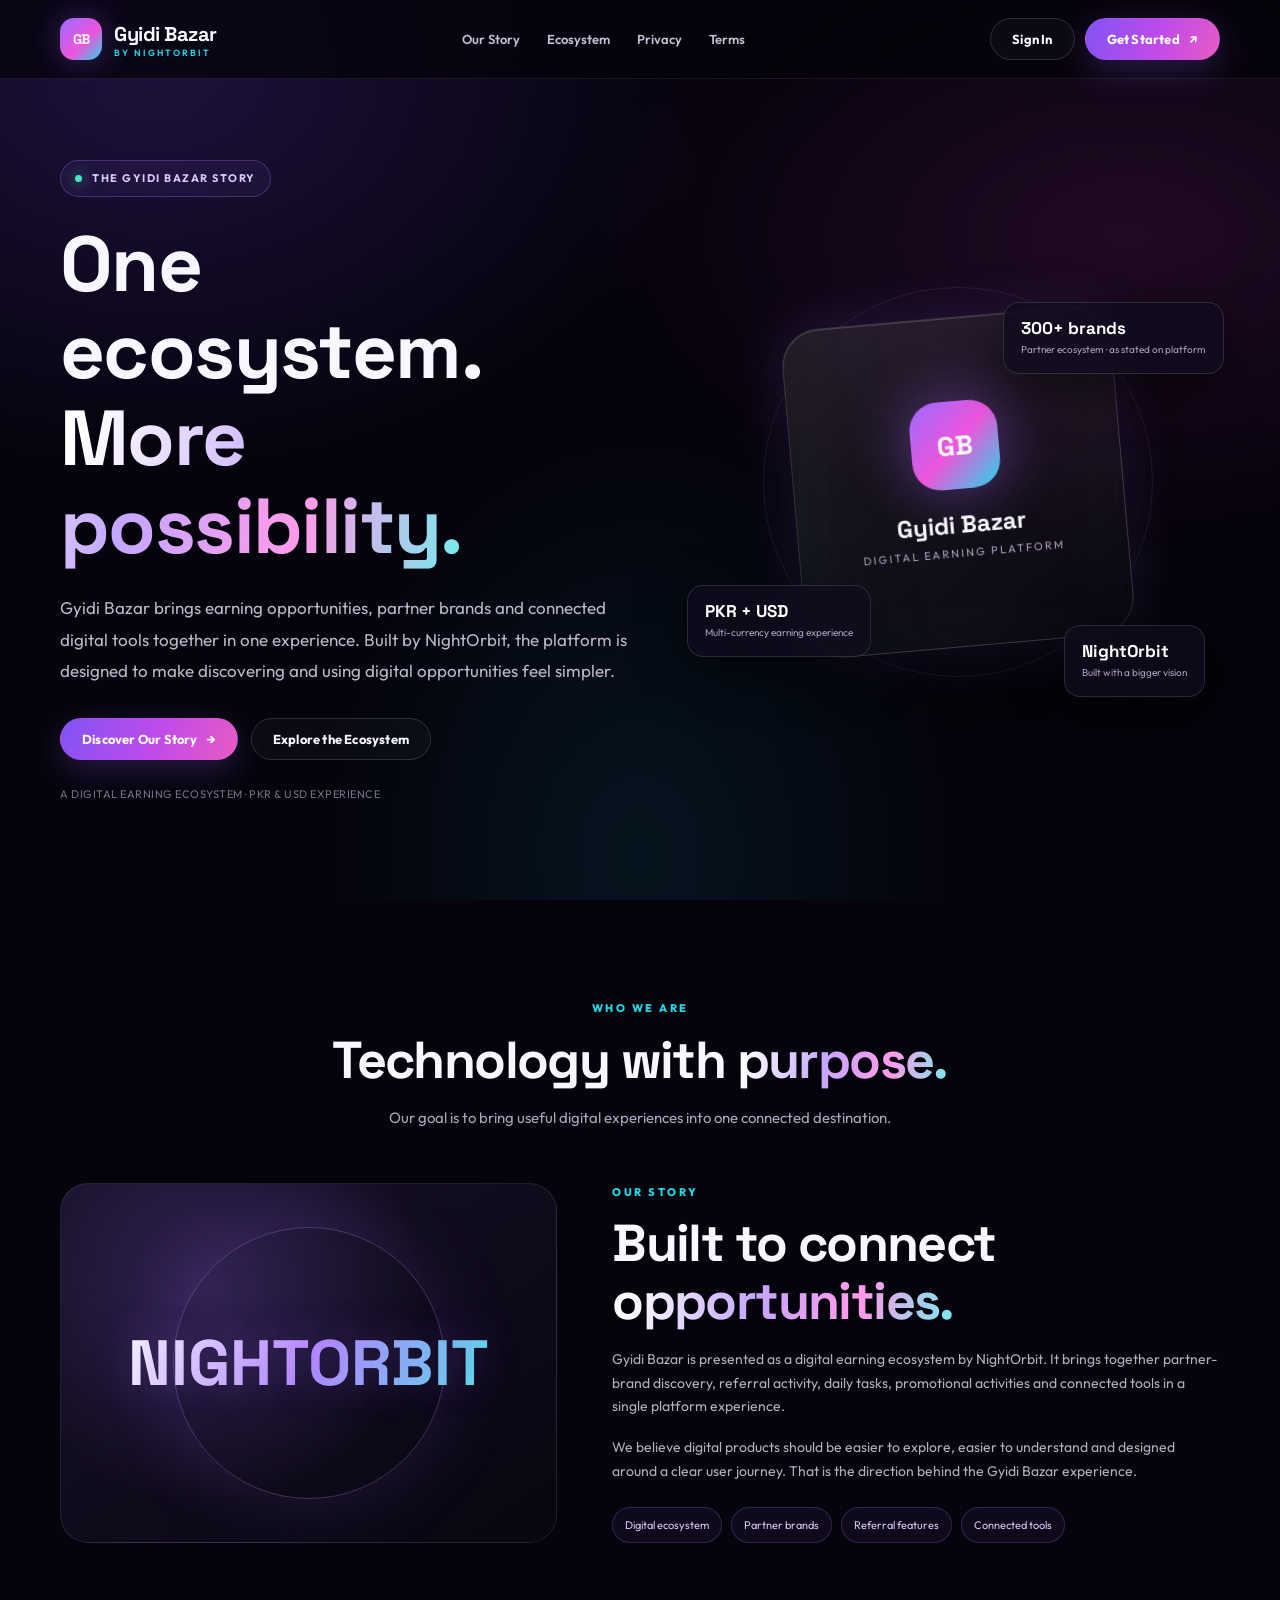
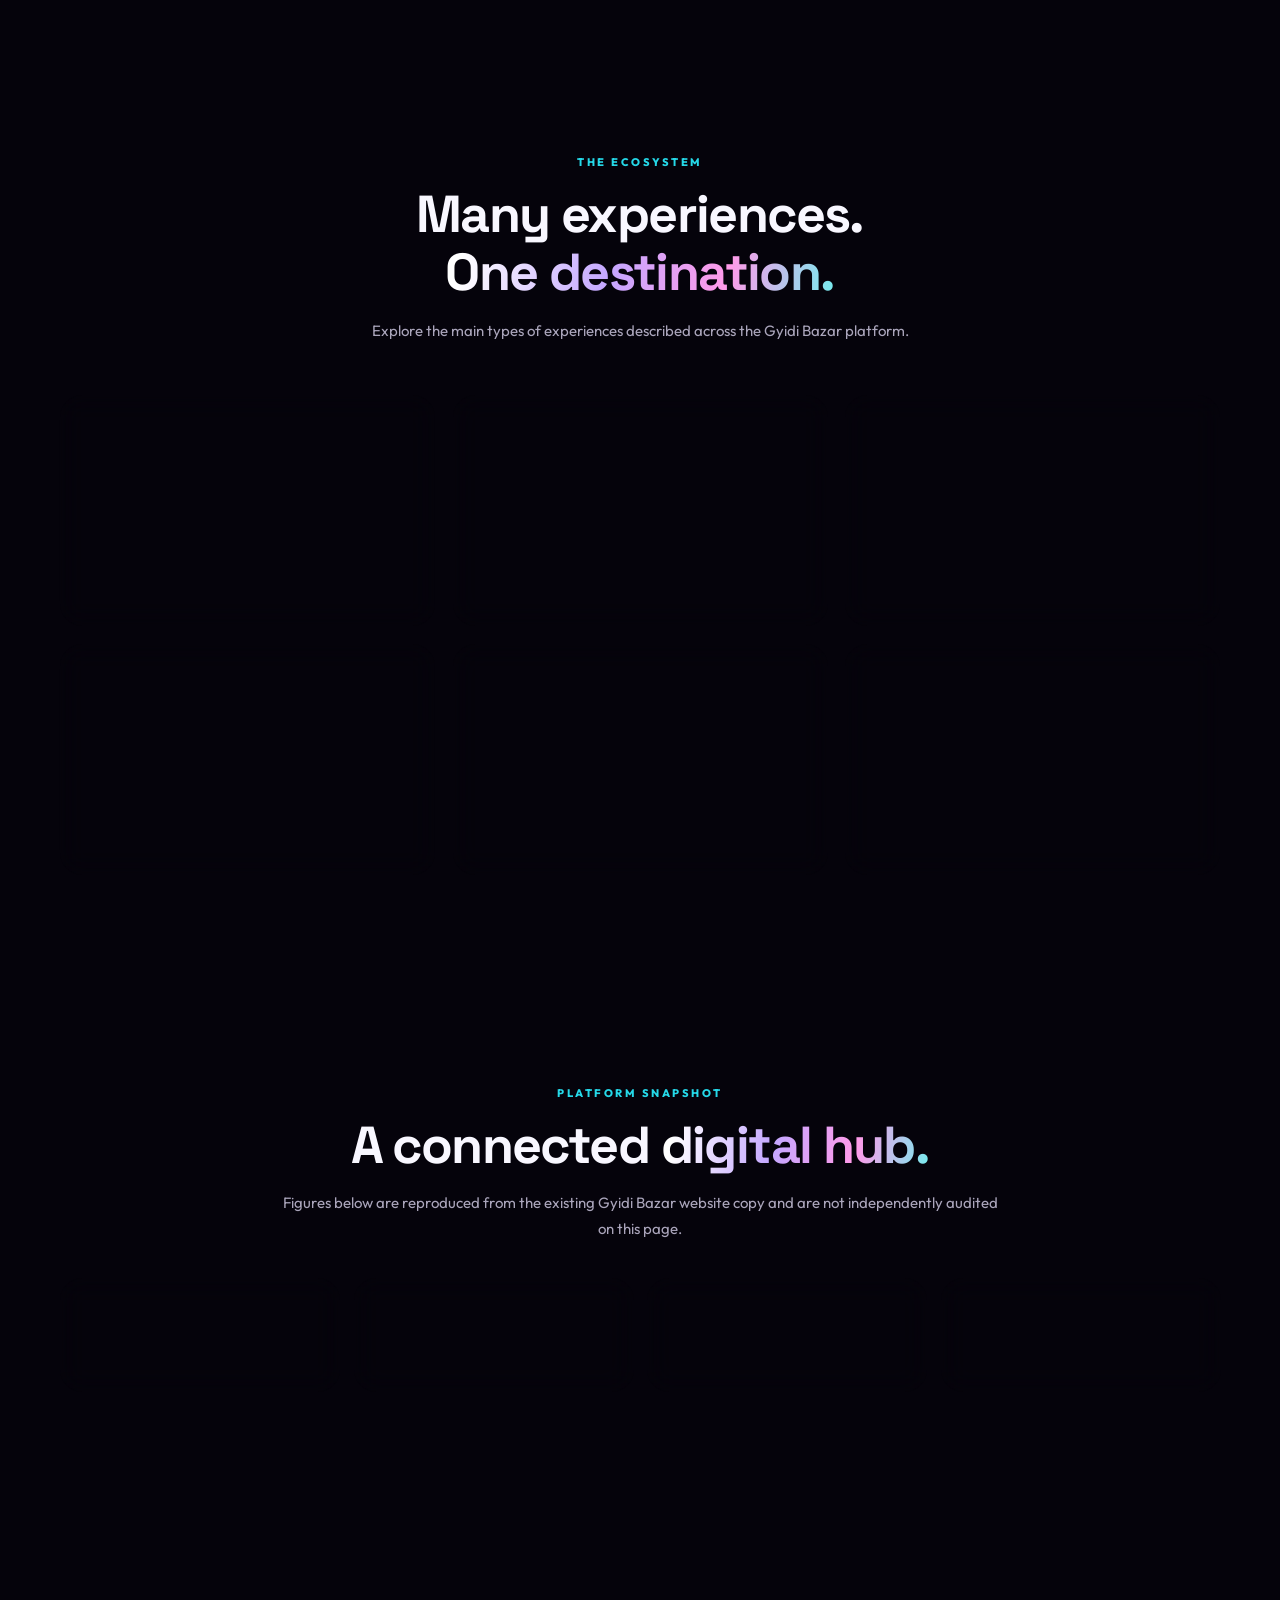
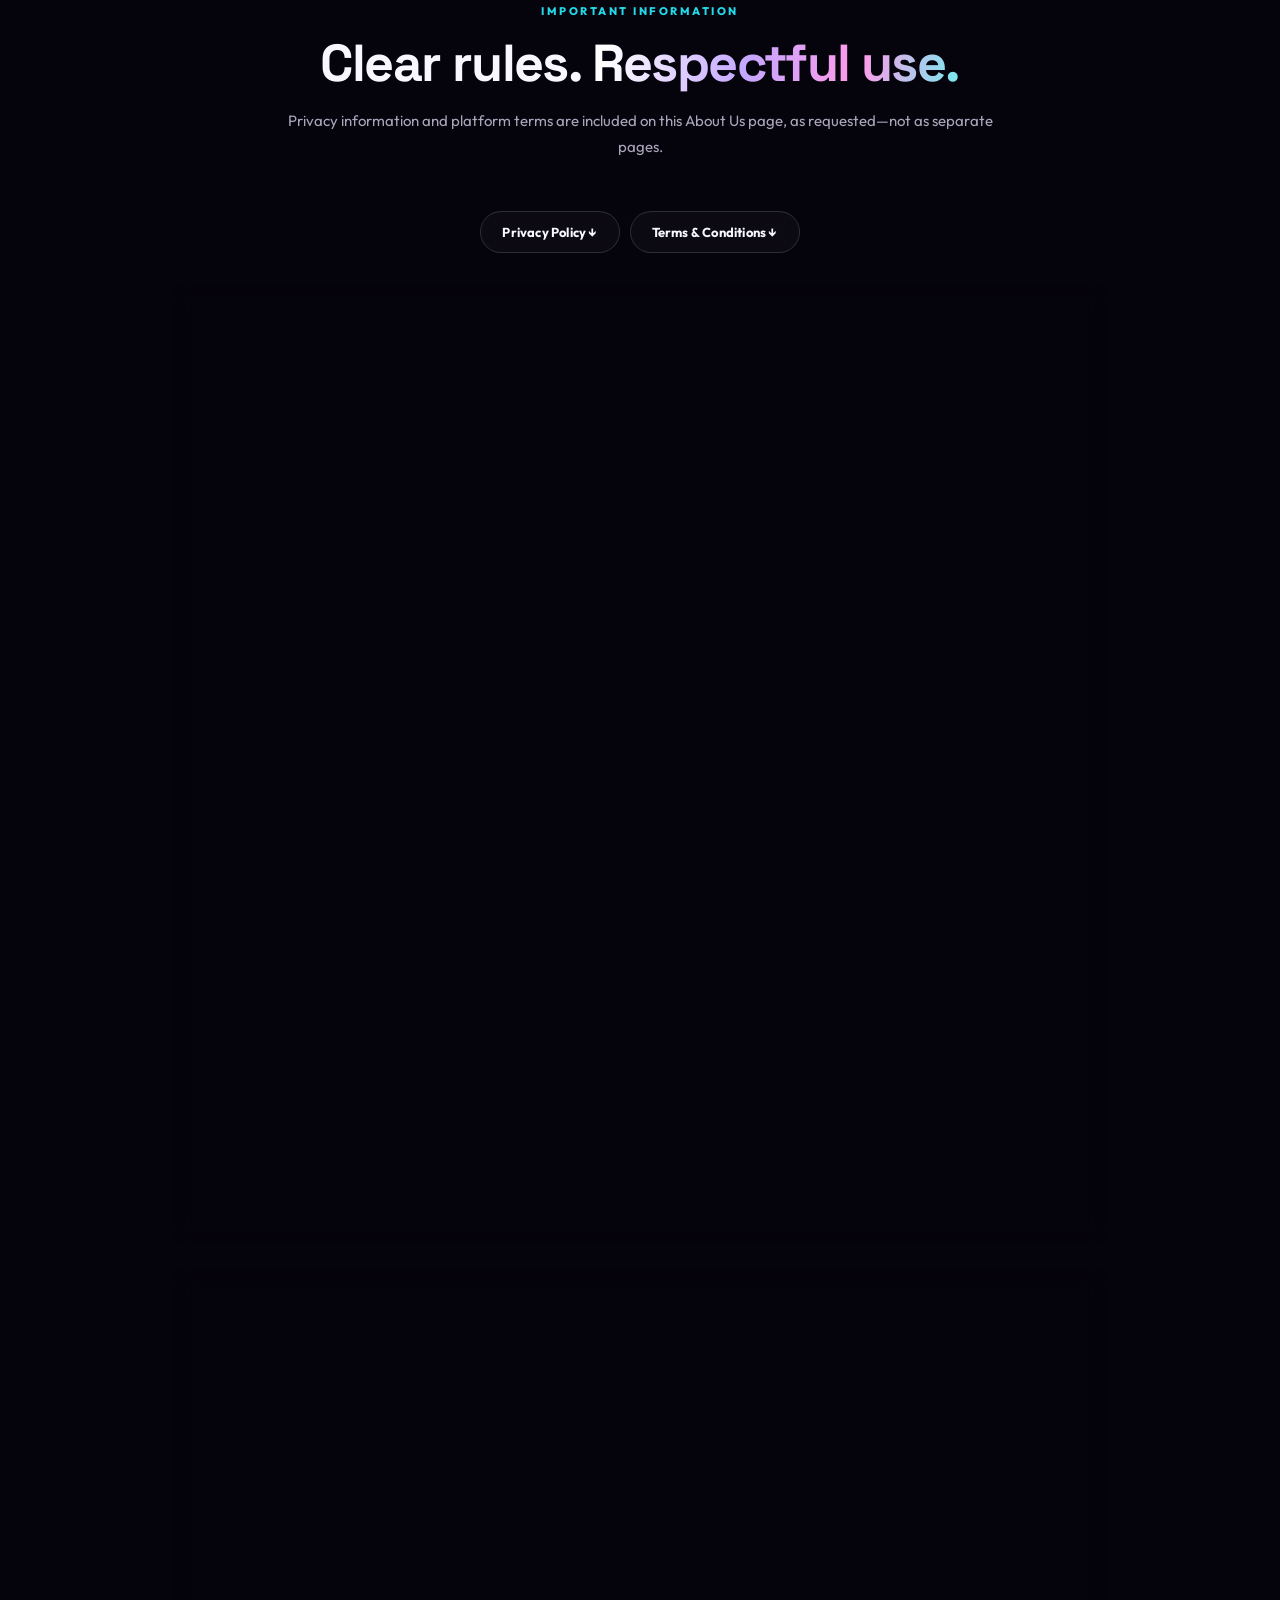
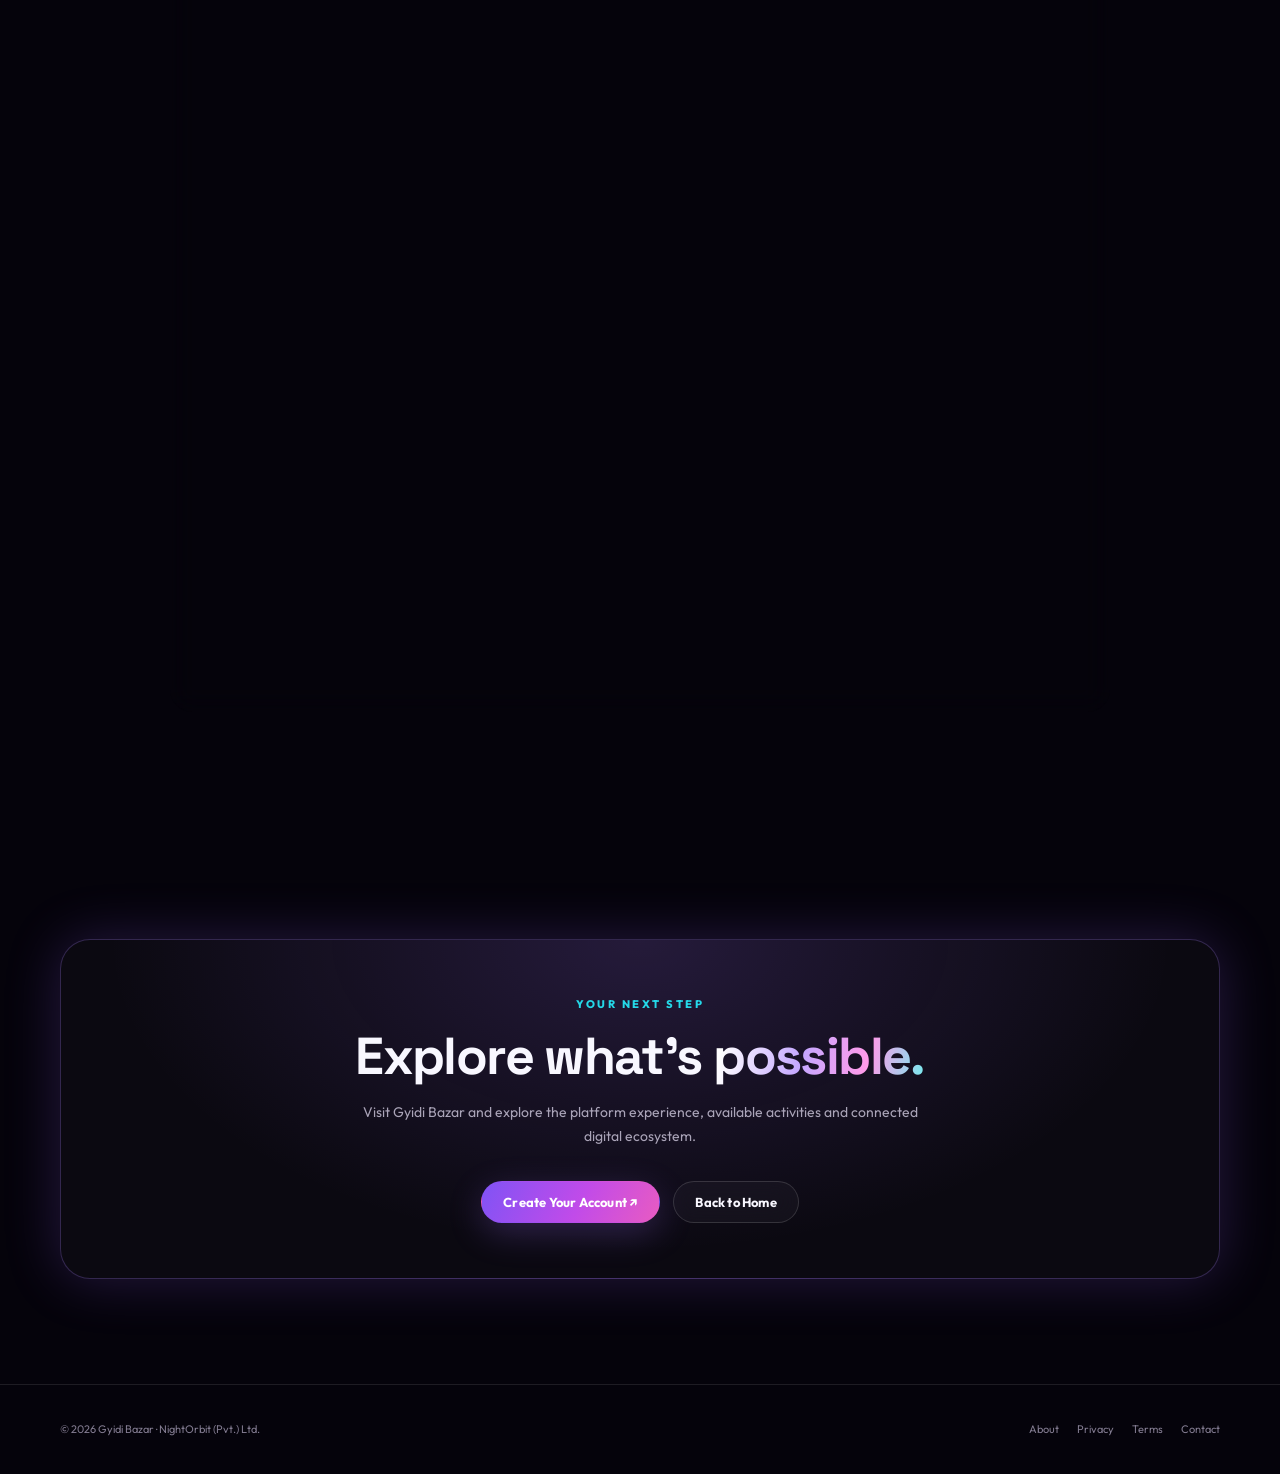
<file: CreateJSFile.html>
<!DOCTYPE html>
<html lang="en">
<head>
<meta charset="UTF-8">
<meta name="viewport" content="width=device-width, initial-scale=1.0">
<meta name="theme-color" content="#05030b">
<title>About Gyidi Bazar | NightOrbit</title>
<meta name="description" content="Discover the story, ecosystem, privacy information and terms of Gyidi Bazar by NightOrbit.">
<link rel="preconnect" href="https://fonts.googleapis.com">
<link rel="preconnect" href="https://fonts.gstatic.com" crossorigin>
<link href="https://fonts.googleapis.com/css2?family=Outfit:wght@300;400;500;600;700;800;900&family=Space+Grotesk:wght@500;600;700&display=swap" rel="stylesheet">
<style>
:root{--bg:#05030b;--panel:rgba(19,14,32,.72);--purple:#9b6bff;--pink:#ed55dc;--cyan:#25d8e8;--white:#f8f7ff;--muted:#aaa5bb;--line:rgba(255,255,255,.1);--glow:0 0 55px rgba(155,107,255,.22)}
*{box-sizing:border-box;margin:0;padding:0}
html{scroll-behavior:smooth;scroll-padding-top:110px}
body{font-family:Outfit,sans-serif;color:var(--white);background:var(--bg);line-height:1.7;overflow-x:hidden}
body:before{content:"";position:fixed;inset:0;z-index:-3;background:radial-gradient(ellipse at 12% 8%,rgba(128,74,255,.2),transparent 36%),radial-gradient(ellipse at 88% 26%,rgba(226,63,209,.13),transparent 34%),radial-gradient(ellipse at 50% 95%,rgba(14,178,211,.1),transparent 38%)}
body:after{content:"";position:fixed;inset:0;z-index:-2;opacity:.16;pointer-events:none;background-image:linear-gradient(rgba(255,255,255,.035) 1px,transparent 1px),linear-gradient(90deg,rgba(255,255,255,.035) 1px,transparent 1px);background-size:54px 54px;mask-image:linear-gradient(to bottom,black,transparent 85%)}
a{color:inherit;text-decoration:none}.wrap{width:min(1160px,calc(100% - 44px));margin:auto}
header{position:fixed;z-index:100;top:0;left:0;right:0;background:rgba(5,3,11,.72);backdrop-filter:blur(22px);border-bottom:1px solid rgba(255,255,255,.08)}
.nav{height:78px;display:flex;align-items:center;justify-content:space-between;gap:22px}
.brand{display:flex;align-items:center;gap:12px;font:700 20px "Space Grotesk";letter-spacing:-.5px}
.brand-mark{width:42px;height:42px;border-radius:14px;display:grid;place-items:center;background:linear-gradient(135deg,var(--purple),var(--pink) 58%,var(--cyan));box-shadow:0 0 30px #9b6bff55;font-size:14px}
.brand small{display:block;color:var(--cyan);font:600 9px Outfit;letter-spacing:2px;text-transform:uppercase}
.navlinks{display:flex;align-items:center;gap:27px;color:#c3bdd1;font-size:13px;font-weight:600}
.navlinks a{transition:.25s}.navlinks a:hover{color:white}
.actions{display:flex;gap:10px;align-items:center}
.btn{position:relative;isolation:isolate;display:inline-flex;align-items:center;justify-content:center;gap:9px;padding:12px 21px;border-radius:999px;font:700 13px Outfit;letter-spacing:.2px;border:1px solid transparent;cursor:pointer;transition:transform .3s,box-shadow .3s,border-color .3s,background .3s;overflow:hidden}
.btn:before{content:"";position:absolute;z-index:-1;inset:0;transform:translateX(-120%) skewX(-20deg);background:linear-gradient(90deg,transparent,#ffffff55,transparent);transition:transform .7s}
.btn:hover:before{transform:translateX(120%) skewX(-20deg)}.btn:hover{transform:translateY(-3px)}
.primary{background:linear-gradient(115deg,#8053f5,#c14be9 55%,#e85bc2);box-shadow:0 10px 35px #9b6bff3d;color:white}.primary:hover{box-shadow:0 14px 42px #a65cff75}
.ghost{border-color:#ffffff24;background:#ffffff08;color:#f8f7ff;backdrop-filter:blur(12px)}.ghost:hover{border-color:#b58cff88;background:#ffffff12}
.menu{display:none;background:#ffffff0c;border:1px solid var(--line);color:white;border-radius:12px;width:44px;height:44px;font-size:22px}
.hero{min-height:720px;padding:160px 0 90px;display:grid;align-items:center;position:relative}
.hero-grid{display:grid;grid-template-columns:1.05fr .95fr;gap:55px;align-items:center}
.eyebrow{display:inline-flex;align-items:center;gap:10px;padding:8px 14px;border:1px solid #a47aff4d;border-radius:99px;background:#9b6bff12;color:#d9c9ff;font-size:11px;font-weight:700;letter-spacing:1.5px;text-transform:uppercase}
.pulse{width:7px;height:7px;border-radius:50%;background:#48e6c0;box-shadow:0 0 15px #48e6c0;animation:pulse 1.8s infinite}
h1,h2,h3{font-family:"Space Grotesk",sans-serif;line-height:1.12;letter-spacing:-1.6px}
h1{font-size:clamp(48px,6.3vw,78px);margin:24px 0 22px}
.gradient{background:linear-gradient(100deg,#fff 5%,#c4a7ff 42%,#ff9ae9 72%,#73edee);-webkit-background-clip:text;background-clip:text;color:transparent}
.lead{font-size:17px;color:#bcb6ca;max-width:620px;line-height:1.85}
.hero-cta{display:flex;flex-wrap:wrap;gap:13px;margin-top:32px}
.hero-note{margin-top:25px;color:#777186;font-size:11px;letter-spacing:.5px}
.visual{position:relative;min-height:460px;display:grid;place-items:center}
.orbit{position:absolute;width:390px;height:390px;border:1px solid #a78aff25;border-radius:50%;animation:spin 28s linear infinite}
.orbit:before,.orbit:after{content:"";position:absolute;border:1px solid #31d6e733;border-radius:50%;inset:35px}
.orbit:after{inset:78px;border-color:#e75bdf33}
.core{width:min(330px,80vw);aspect-ratio:1;border-radius:38px;border:1px solid #ffffff25;background:linear-gradient(145deg,#ffffff17,#ffffff04);backdrop-filter:blur(20px);box-shadow:0 30px 100px #0009,var(--glow),inset 0 1px #ffffff28;display:flex;flex-direction:column;align-items:center;justify-content:center;position:relative;transform:rotate(-5deg);animation:float 6s ease-in-out infinite}
.core-logo{width:88px;height:88px;border-radius:28px;display:grid;place-items:center;font:800 27px "Space Grotesk";background:linear-gradient(135deg,var(--purple),var(--pink),var(--cyan));box-shadow:0 0 60px #a66bff75}
.core strong{font:700 24px "Space Grotesk";margin-top:20px}.core span{color:#aaa1bd;font-size:11px;letter-spacing:2px;text-transform:uppercase;margin-top:4px}
.float-card{position:absolute;padding:14px 17px;border:1px solid #ffffff20;border-radius:16px;background:#100c1dcc;backdrop-filter:blur(16px);box-shadow:0 15px 50px #0008;font-size:12px;animation:float 5s ease-in-out infinite}
.float-card b{display:block;font:700 17px "Space Grotesk";color:#fff}.float-card small{color:#aaa2b9}.fc1{top:50px;right:-4px}.fc2{bottom:55px;left:-8px;animation-delay:-2s}.fc3{bottom:15px;right:15px;animation-delay:-3.5s}
.section{padding:105px 0;position:relative}.section-head{text-align:center;max-width:720px;margin:0 auto 52px}
.kicker{color:var(--cyan);font-size:11px;letter-spacing:2.5px;text-transform:uppercase;font-weight:800}
h2{font-size:clamp(34px,4.5vw,52px);margin:13px 0 16px}.section-head p{color:var(--muted);font-size:15px}
.stats{display:grid;grid-template-columns:repeat(4,1fr);gap:14px;margin-top:-15px}
.stat,.card,.legal-card{border:1px solid var(--line);background:linear-gradient(145deg,#ffffff0d,#ffffff04);border-radius:22px;backdrop-filter:blur(14px);box-shadow:0 15px 45px #0003}
.stat{padding:24px;text-align:center;transition:.35s}.stat:hover,.card:hover{transform:translateY(-7px);border-color:#a77cff70;box-shadow:var(--glow)}
.stat b{font:700 32px "Space Grotesk";background:linear-gradient(90deg,#fff,#c39cff);color:transparent;background-clip:text}.stat span{display:block;color:#aaa3b6;font-size:12px;margin-top:4px}
.cards{display:grid;grid-template-columns:repeat(3,1fr);gap:18px}
.card{padding:28px;transition:transform .35s,border-color .35s,box-shadow .35s;position:relative;overflow:hidden}
.card:before{content:"";position:absolute;width:150px;height:150px;right:-80px;top:-80px;background:#9b6bff20;filter:blur(30px);border-radius:50%}
.icon{width:50px;height:50px;border-radius:16px;display:grid;place-items:center;font-size:22px;background:linear-gradient(135deg,#9b6bff32,#25d8e81b);border:1px solid #ffffff18;margin-bottom:20px}
.card h3{font-size:20px;letter-spacing:-.5px;margin-bottom:10px}.card p{font-size:13px;color:#aaa4b8;line-height:1.8}
.story{display:grid;grid-template-columns:.9fr 1.1fr;gap:55px;align-items:center}
.story-panel{min-height:360px;border-radius:28px;border:1px solid #ffffff18;background:radial-gradient(circle at 30% 30%,#9b6bff3b,transparent 50%),linear-gradient(145deg,#171027,#080610);display:grid;place-items:center;position:relative;overflow:hidden}
.story-panel:before{content:"";position:absolute;width:270px;height:270px;border:1px solid #bca0ff45;border-radius:50%;box-shadow:0 0 80px #9b6bff25;animation:spin 35s linear infinite}
.story-panel .bigmark{font:800 64px "Space Grotesk";background:linear-gradient(120deg,#fff,#b58aff,#54e6e6);background-clip:text;color:transparent;text-shadow:0 0 45px #9b6bff40}
.story-copy p{color:#b5aec2;margin:17px 0;font-size:14px}.chips{display:flex;flex-wrap:wrap;gap:9px;margin-top:23px}.chip{font-size:11px;color:#d6c8f4;border:1px solid #a47aff3d;background:#9b6bff12;border-radius:99px;padding:8px 12px}
.legal-nav{display:flex;justify-content:center;gap:10px;flex-wrap:wrap;margin-bottom:28px}
.legal-card{padding:clamp(24px,4vw,42px);margin:18px auto;max-width:940px;scroll-margin-top:110px}
.legal-card h3{font-size:25px;margin-bottom:12px}.legal-card h4{font-size:15px;margin:23px 0 7px;color:#e8ddff}.legal-card p,.legal-card li{font-size:13px;color:#aaa4b8;line-height:1.85}.legal-card ul{padding-left:20px;margin-top:8px}
.notice{border-left:3px solid var(--cyan);padding:13px 17px;background:#25d8e80b;border-radius:0 12px 12px 0;margin:18px 0;color:#c8c2d3;font-size:12px}
.cta{padding:55px 35px;text-align:center;border:1px solid #a77cff42;border-radius:30px;background:radial-gradient(ellipse at 50% 0%,#9b6bff2c,transparent 65%),#ffffff07;box-shadow:var(--glow)}
.cta p{color:#aaa4b8;margin:13px auto 25px;max-width:580px;font-size:14px}
footer{padding:35px 0;border-top:1px solid var(--line);color:#827b90;font-size:11px}
.foot{display:flex;justify-content:space-between;align-items:center;gap:20px;flex-wrap:wrap}.footlinks{display:flex;gap:18px;flex-wrap:wrap}.footlinks a:hover{color:white}
.reveal{opacity:0;transform:translateY(35px);transition:opacity .85s cubic-bezier(.2,.8,.2,1),transform .85s cubic-bezier(.2,.8,.2,1)}.reveal.show{opacity:1;transform:translateY(0)}
.delay1{transition-delay:.12s}.delay2{transition-delay:.24s}.delay3{transition-delay:.36s}
.progress{position:fixed;top:0;left:0;height:2px;width:0;background:linear-gradient(90deg,var(--purple),var(--pink),var(--cyan));z-index:200;box-shadow:0 0 12px var(--purple)}
#topBtn{position:fixed;right:22px;bottom:22px;width:44px;height:44px;border-radius:50%;border:1px solid #ffffff25;background:#171027dd;color:white;font-size:18px;opacity:0;pointer-events:none;transition:.3s;z-index:80;cursor:pointer}#topBtn.visible{opacity:1;pointer-events:auto}
@keyframes pulse{50%{opacity:.4;box-shadow:0 0 3px #48e6c0}}
@keyframes float{0%,100%{transform:translateY(0) rotate(-5deg)}50%{transform:translateY(-14px) rotate(-3deg)}}
@keyframes spin{to{transform:rotate(360deg)}}
@media(max-width:900px){.navlinks{display:none}.menu{display:block}.navlinks.open{display:flex;position:absolute;top:78px;left:0;right:0;padding:22px;background:#090612f5;border-bottom:1px solid var(--line);flex-direction:column;gap:18px}.hero-grid,.story{grid-template-columns:1fr}.hero{padding-top:135px}.visual{min-height:410px}.cards{grid-template-columns:repeat(2,1fr)}}
@media(max-width:600px){.wrap{width:min(100% - 30px,1160px)}.nav{height:70px}.brand{font-size:17px}.brand-mark{width:38px;height:38px}.actions .ghost{display:none}.actions .btn{padding:10px 14px;font-size:11px}.hero{padding:125px 0 65px;min-height:auto}.hero-grid{gap:10px}h1{font-size:47px}.lead{font-size:14px}.visual{min-height:350px}.orbit{width:290px;height:290px}.core{width:245px;border-radius:30px}.fc1{right:0;top:25px}.fc2{left:0;bottom:45px}.fc3{right:0;bottom:0}.section{padding:75px 0}.stats{grid-template-columns:repeat(2,1fr);gap:10px}.stat{padding:18px 10px}.stat b{font-size:27px}.cards{grid-template-columns:1fr}.card{padding:23px}.story-panel{min-height:270px}.bigmark{font-size:48px!important}.cta{padding:38px 20px}.foot{justify-content:center;text-align:center}.footlinks{justify-content:center}}
@media(prefers-reduced-motion:reduce){*,*:before,*:after{animation-duration:.01ms!important;animation-iteration-count:1!important;scroll-behavior:auto!important;transition-duration:.01ms!important}.reveal{opacity:1;transform:none}}
</style>
</head>
<body>
<div class="progress" id="progress"></div>
<header>
 <div class="wrap nav">
  <a class="brand" href="index.html"><span class="brand-mark">GB</span><span>Gyidi Bazar<small>by NightOrbit</small></span></a>
  <nav class="navlinks" id="navlinks">
   <a href="#story">Our Story</a><a href="#ecosystem">Ecosystem</a><a href="#privacy">Privacy</a><a href="#terms">Terms</a>
  </nav>
  <div class="actions"><a class="btn ghost" href="login.html">Sign In</a><a class="btn primary" href="signup.html">Get Started <span>↗</span></a><button class="menu" id="menu" aria-label="Open navigation">☰</button></div>
 </div>
</header>
<main>
<section class="hero">
 <div class="wrap hero-grid">
  <div class="reveal show">
   <div class="eyebrow"><span class="pulse"></span> THE GYIDI BAZAR STORY</div>
   <h1>One ecosystem.<br><span class="gradient">More possibility.</span></h1>
   <p class="lead">Gyidi Bazar brings earning opportunities, partner brands and connected digital tools together in one experience. Built by NightOrbit, the platform is designed to make discovering and using digital opportunities feel simpler.</p>
   <div class="hero-cta"><a class="btn primary" href="#story">Discover Our Story <span>→</span></a><a class="btn ghost" href="#ecosystem">Explore the Ecosystem</a></div>
   <div class="hero-note">A DIGITAL EARNING ECOSYSTEM · PKR & USD EXPERIENCE</div>
  </div>
  <div class="visual reveal delay1">
   <div class="orbit"></div><div class="core"><div class="core-logo">GB</div><strong>Gyidi Bazar</strong><span>Digital Earning Platform</span></div>
   <div class="float-card fc1"><b>300+ brands</b><small>Partner ecosystem · as stated on platform</small></div>
   <div class="float-card fc2"><b>PKR + USD</b><small>Multi-currency earning experience</small></div>
   <div class="float-card fc3"><b>NightOrbit</b><small>Built with a bigger vision</small></div>
  </div>
 </div>
</section>
<section class="section" id="story">
 <div class="wrap">
  <div class="section-head reveal"><div class="kicker">WHO WE ARE</div><h2>Technology with <span class="gradient">purpose.</span></h2><p>Our goal is to bring useful digital experiences into one connected destination.</p></div>
  <div class="story">
   <div class="story-panel reveal"><div class="bigmark">NIGHTORBIT</div></div>
   <div class="story-copy reveal delay1"><div class="kicker">OUR STORY</div><h2>Built to connect<br><span class="gradient">opportunities.</span></h2>
    <p>Gyidi Bazar is presented as a digital earning ecosystem by NightOrbit. It brings together partner-brand discovery, referral activity, daily tasks, promotional activities and connected tools in a single platform experience.</p>
    <p>We believe digital products should be easier to explore, easier to understand and designed around a clear user journey. That is the direction behind the Gyidi Bazar experience.</p>
    <div class="chips"><span class="chip">Digital ecosystem</span><span class="chip">Partner brands</span><span class="chip">Referral features</span><span class="chip">Connected tools</span></div>
   </div>
  </div>
 </div>
</section>
<section class="section" id="ecosystem">
 <div class="wrap">
  <div class="section-head reveal"><div class="kicker">THE ECOSYSTEM</div><h2>Many experiences.<br><span class="gradient">One destination.</span></h2><p>Explore the main types of experiences described across the Gyidi Bazar platform.</p></div>
  <div class="cards">
   <article class="card reveal"><div class="icon">🌐</div><h3>Partner Brands</h3><p>Discover shopping, entertainment, food and software brands connected through the platform's partner ecosystem.</p></article>
   <article class="card reveal delay1"><div class="icon">✨</div><h3>Daily Activities</h3><p>Explore platform activities such as daily tasks and promotional engagement opportunities.</p></article>
   <article class="card reveal delay2"><div class="icon">🤝</div><h3>Referrals</h3><p>Invite others through the referral experience and review the applicable referral information inside your account.</p></article>
   <article class="card reveal"><div class="icon">🧩</div><h3>Digital Tools</h3><p>Access connected tools and in-house digital projects presented as part of the wider NightOrbit ecosystem.</p></article>
   <article class="card reveal delay1"><div class="icon">💳</div><h3>Currency Options</h3><p>The platform describes earning and withdrawal experiences involving PKR and USD, subject to its displayed rules.</p></article>
   <article class="card reveal delay2"><div class="icon">🛡️</div><h3>Account Experience</h3><p>Account, profile, support and activity pages help bring important platform journeys into one place.</p></article>
  </div>
 </div>
</section>
<section class="section">
 <div class="wrap">
  <div class="section-head reveal"><div class="kicker">PLATFORM SNAPSHOT</div><h2>A connected <span class="gradient">digital hub.</span></h2><p>Figures below are reproduced from the existing Gyidi Bazar website copy and are not independently audited on this page.</p></div>
  <div class="stats">
   <div class="stat reveal"><b>12+</b><span>Countries · website-stated</span></div>
   <div class="stat reveal delay1"><b>300+</b><span>Global brands · website-stated</span></div>
   <div class="stat reveal delay2"><b>50K+</b><span>Active users · website-stated</span></div>
   <div class="stat reveal delay3"><b>5.9M+</b><span>Coins earned · website-stated</span></div>
  </div>
 </div>
</section>
<section class="section" id="legal">
 <div class="wrap">
  <div class="section-head reveal"><div class="kicker">IMPORTANT INFORMATION</div><h2>Clear rules. <span class="gradient">Respectful use.</span></h2><p>Privacy information and platform terms are included on this About Us page, as requested—not as separate pages.</p></div>
  <div class="legal-nav reveal"><a class="btn ghost" href="#privacy">Privacy Policy ↓</a><a class="btn ghost" href="#terms">Terms & Conditions ↓</a></div>
  <article class="legal-card reveal" id="privacy">
   <div class="kicker">YOUR INFORMATION</div><h3>Privacy Policy</h3>
   <p>This section explains, at a high level, how to think about information when using Gyidi Bazar. It is a page-level overview, not a technical audit of every connected service or data flow.</p>
   <h4>1. Information you provide</h4><p>When you create or use an account, you may provide information such as your name, email address, account details, profile information and information needed to respond to support requests or process account-related activity.</p>
   <h4>2. Platform and activity information</h4><p>Use of an online platform may generate technical and activity information, such as device or browser details, interaction records, security events and service diagnostics. The exact information collected depends on the features you use and the current implementation.</p>
   <h4>3. How information may be used</h4><ul><li>To operate and maintain account and platform features.</li><li>To review activity, verify eligible actions and administer rewards or withdrawals.</li><li>To help protect accounts, investigate suspicious activity and maintain platform security.</li><li>To respond to support requests and communicate important service information.</li></ul>
   <h4>4. Service providers and integrations</h4><p>Some platform features may rely on third-party services or integrations. Those providers may process information as needed to provide their services and are governed by their own terms and privacy information. Check the relevant provider's documentation for details.</p>
   <h4>5. Security and retention</h4><p>Reasonable safeguards should be used to protect account information. No online service can promise absolute security. Information should be retained only for as long as needed for legitimate platform, legal, security or dispute-resolution purposes.</p>
   <h4>6. Your choices and questions</h4><p>For account or privacy questions, contact the platform support team at <a href="mailto:support@gyidibazar.com" style="color:#c6a7ff">support@gyidibazar.com</a>. Do not send passwords or sensitive authentication codes by email.</p>
   <div class="notice">Implementation note: This overview should be checked against the live Firebase configuration, analytics, logs, integrations, retention practices and applicable legal requirements before being treated as a complete legal privacy notice.</div>
  </article>
  <article class="legal-card reveal" id="terms">
   <div class="kicker">PLATFORM GUIDELINES</div><h3>Terms & Conditions</h3>
   <p>By accessing or using Gyidi Bazar, you agree to use the platform responsibly and in accordance with the rules shown in the relevant account features.</p>
   <h4>1. Account responsibility</h4><p>You are responsible for keeping your login credentials confidential and for activity carried out through your account. Provide accurate information and notify support if you believe your account has been accessed without permission.</p>
   <h4>2. Acceptable use</h4><ul><li>Do not misuse, disrupt, reverse engineer or attempt to compromise the platform.</li><li>Do not use bots, scripts, fake accounts or deceptive methods to manipulate tasks, referrals, rewards or verification.</li><li>Do not submit false information or infringe the rights of other people or services.</li></ul>
   <h4>3. Tasks, referrals and rewards</h4><p>Rewards are subject to the eligibility, completion, verification and account rules displayed for the relevant activity. A displayed task or promotion may have additional conditions, limits or expiry dates. Rewards should not be considered confirmed until the platform has completed any required checks.</p>
   <h4>4. Withdrawals and balances</h4><p>Withdrawal methods, minimums, currencies, processing times and verification requirements are governed by the current information shown in the platform. Availability may depend on account status, payment-provider support and applicable restrictions.</p>
   <h4>5. Third-party services</h4><p>Partner brands and external services operate independently. Their products, services, availability, prices and policies are controlled by those providers, not by this About Us page.</p>
   <h4>6. Changes and availability</h4><p>Features, offers and platform rules may change as the service develops. Access may occasionally be interrupted for maintenance, security or operational reasons. Important changes should be communicated through appropriate platform channels.</p>
   <h4>7. Contact</h4><p>For questions about these terms, contact <a href="mailto:support@gyidibazar.com" style="color:#c6a7ff">support@gyidibazar.com</a>.</p>
   <div class="notice">Legal review required: These terms are a carefully worded website draft, not legal advice. Have the final version reviewed for the jurisdictions where Gyidi Bazar operates and align it with the actual product rules before publishing.</div>
  </article>
 </div>
</section>
<section class="section">
 <div class="wrap"><div class="cta reveal"><div class="kicker">YOUR NEXT STEP</div><h2>Explore what’s <span class="gradient">possible.</span></h2><p>Visit Gyidi Bazar and explore the platform experience, available activities and connected digital ecosystem.</p><div class="hero-cta" style="justify-content:center"><a class="btn primary" href="signup.html">Create Your Account ↗</a><a class="btn ghost" href="index.html">Back to Home</a></div></div></div>
</section>
</main>
<footer><div class="wrap foot"><div>© 2026 Gyidi Bazar · NightOrbit (Pvt.) Ltd.</div><div class="footlinks"><a href="#story">About</a><a href="#privacy">Privacy</a><a href="#terms">Terms</a><a href="mailto:support@gyidibazar.com">Contact</a></div></div></footer>
<button id="topBtn" aria-label="Back to top">↑</button>
<script>
(()=> {
 const nav=document.getElementById('navlinks'), menu=document.getElementById('menu');
 menu.addEventListener('click',()=>{nav.classList.toggle('open');menu.textContent=nav.classList.contains('open')?'×':'☰';});
 nav.querySelectorAll('a').forEach(a=>a.addEventListener('click',()=>{nav.classList.remove('open');menu.textContent='☰';}));
 const items=document.querySelectorAll('.reveal');
 if('IntersectionObserver' in window){
  const observer=new IntersectionObserver(entries=>entries.forEach(entry=>{if(entry.isIntersecting){entry.target.classList.add('show');observer.unobserve(entry.target);}}),{threshold:.12,rootMargin:'0px 0px -35px 0px'});
  items.forEach(el=>observer.observe(el));
 }else{items.forEach(el=>el.classList.add('show'));}
 const progress=document.getElementById('progress'),topBtn=document.getElementById('topBtn');
 const update=()=>{const max=document.documentElement.scrollHeight-innerHeight;progress.style.width=(max>0?scrollY/max*100:0)+'%';topBtn.classList.toggle('visible',scrollY>500);};
 addEventListener('scroll',update,{passive:true});update();
 topBtn.addEventListener('click',()=>scrollTo({top:0,behavior:'smooth'}));
})();
</script>
</body>
</html>
</file>
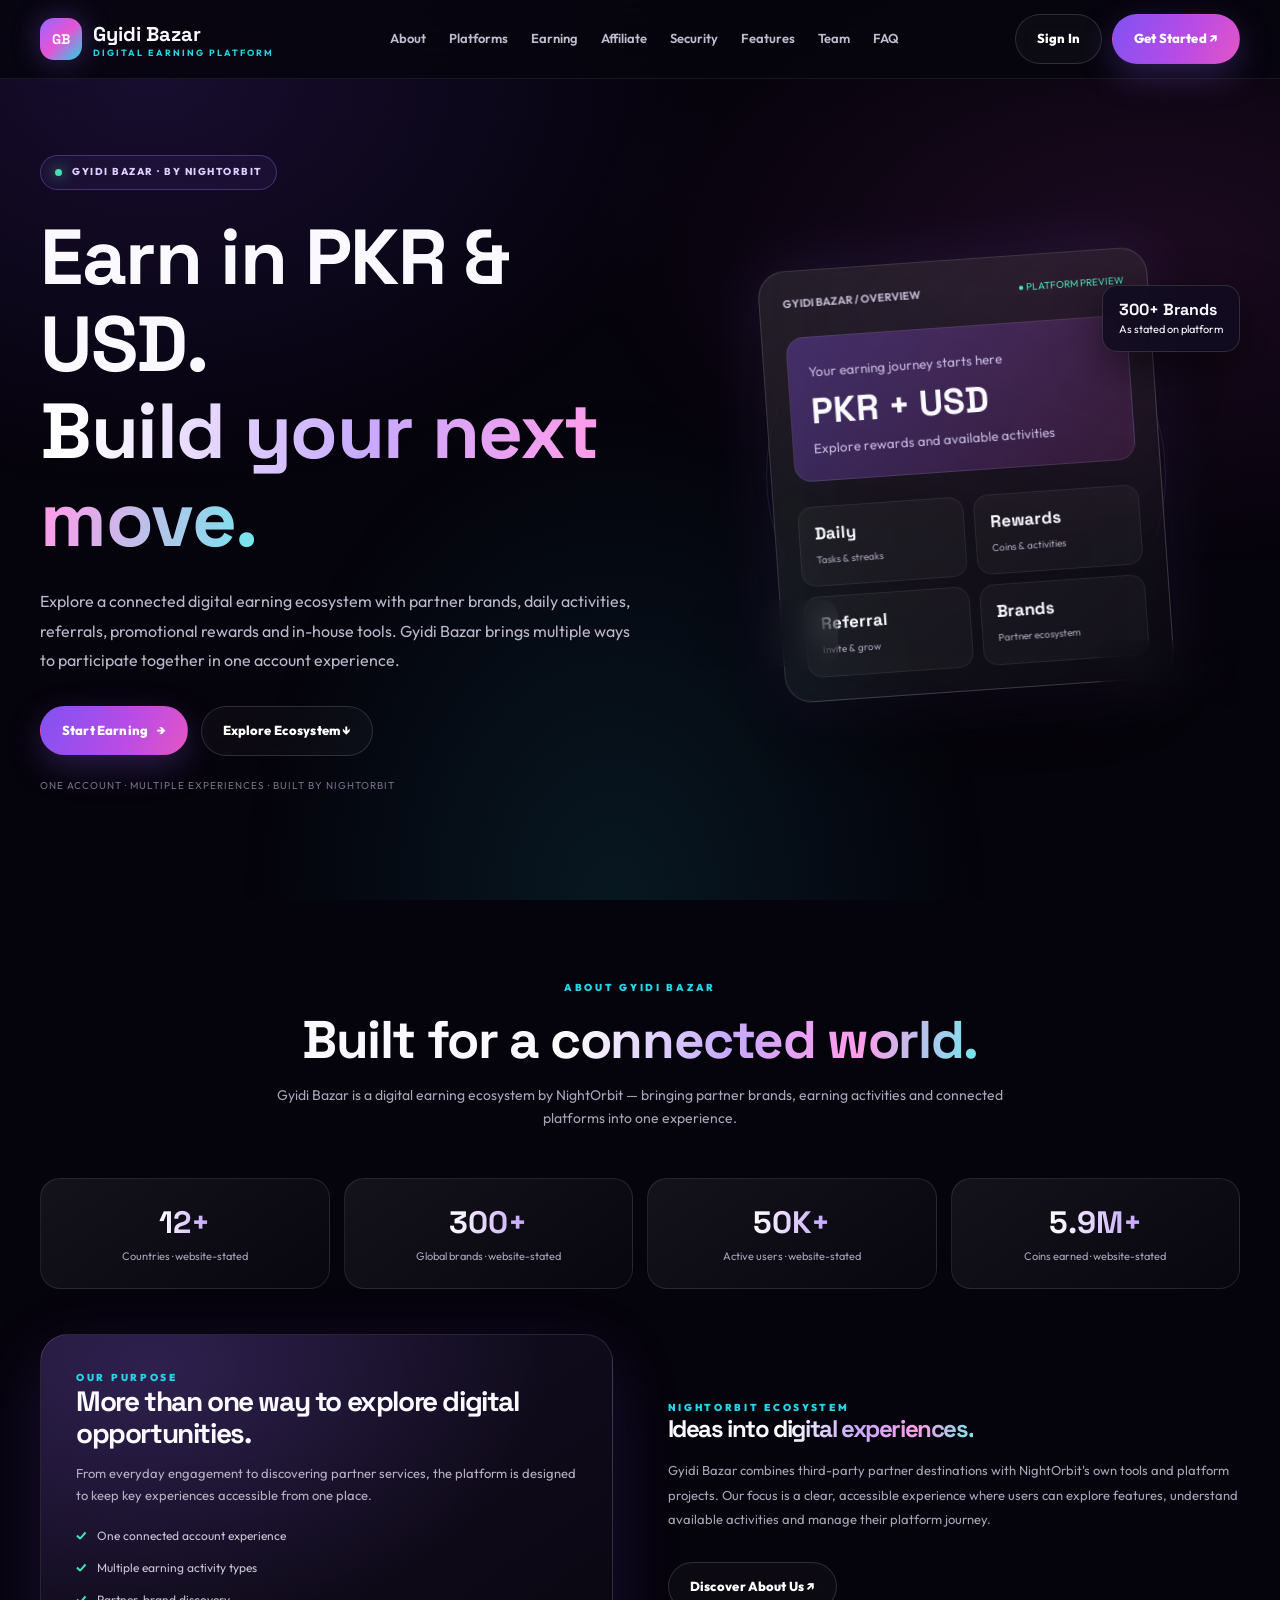
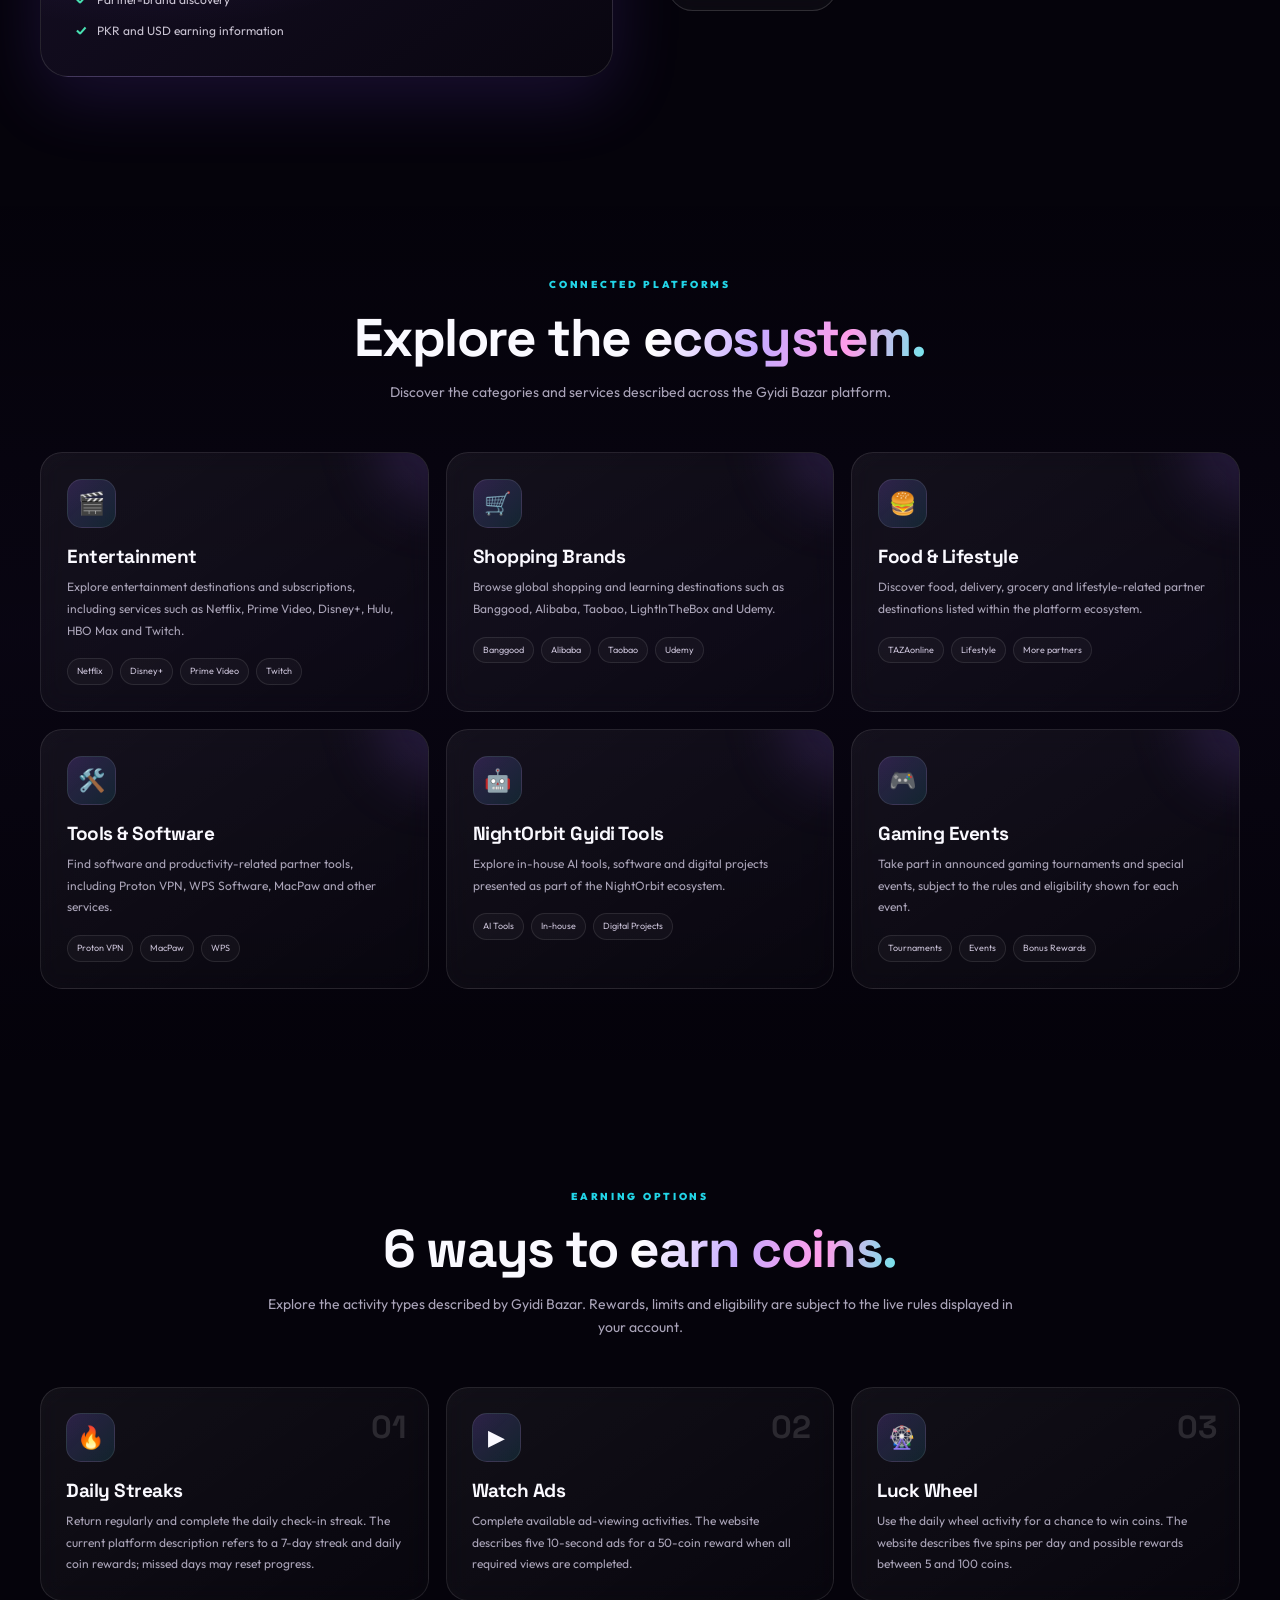
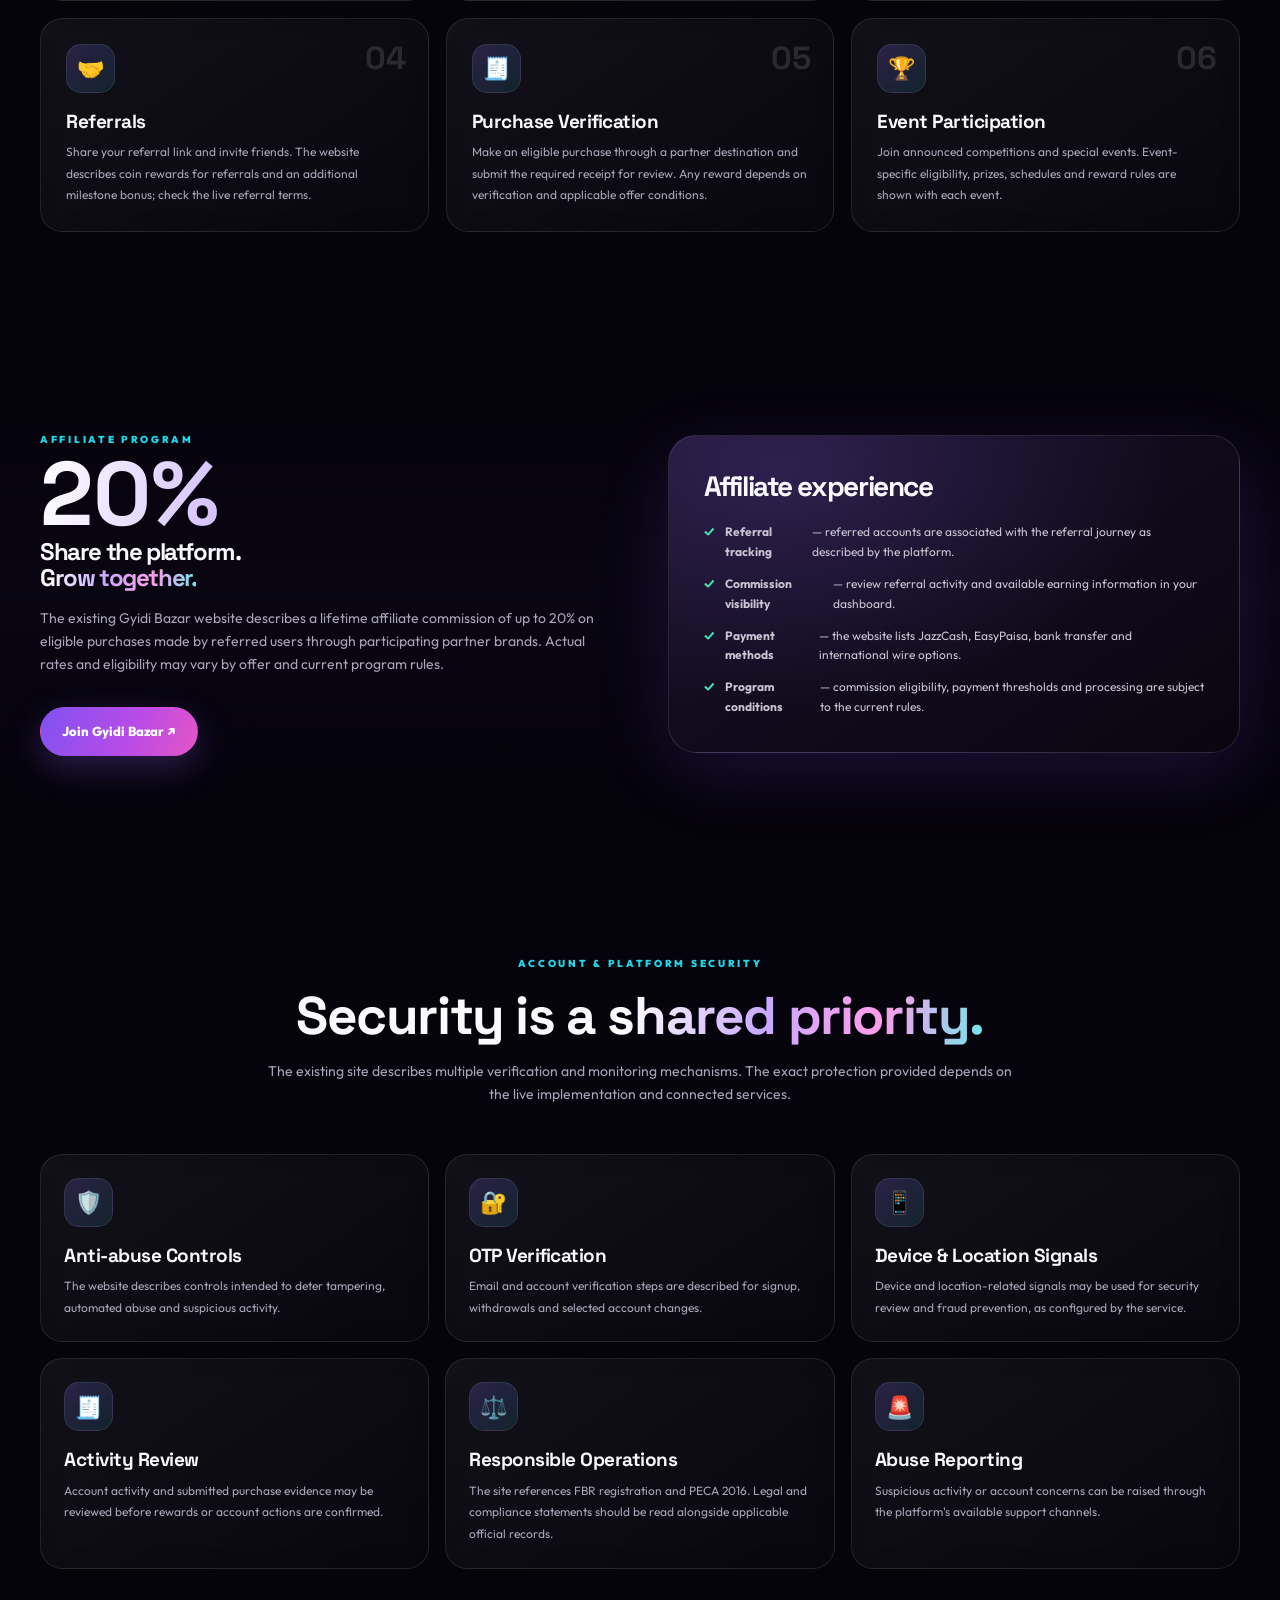
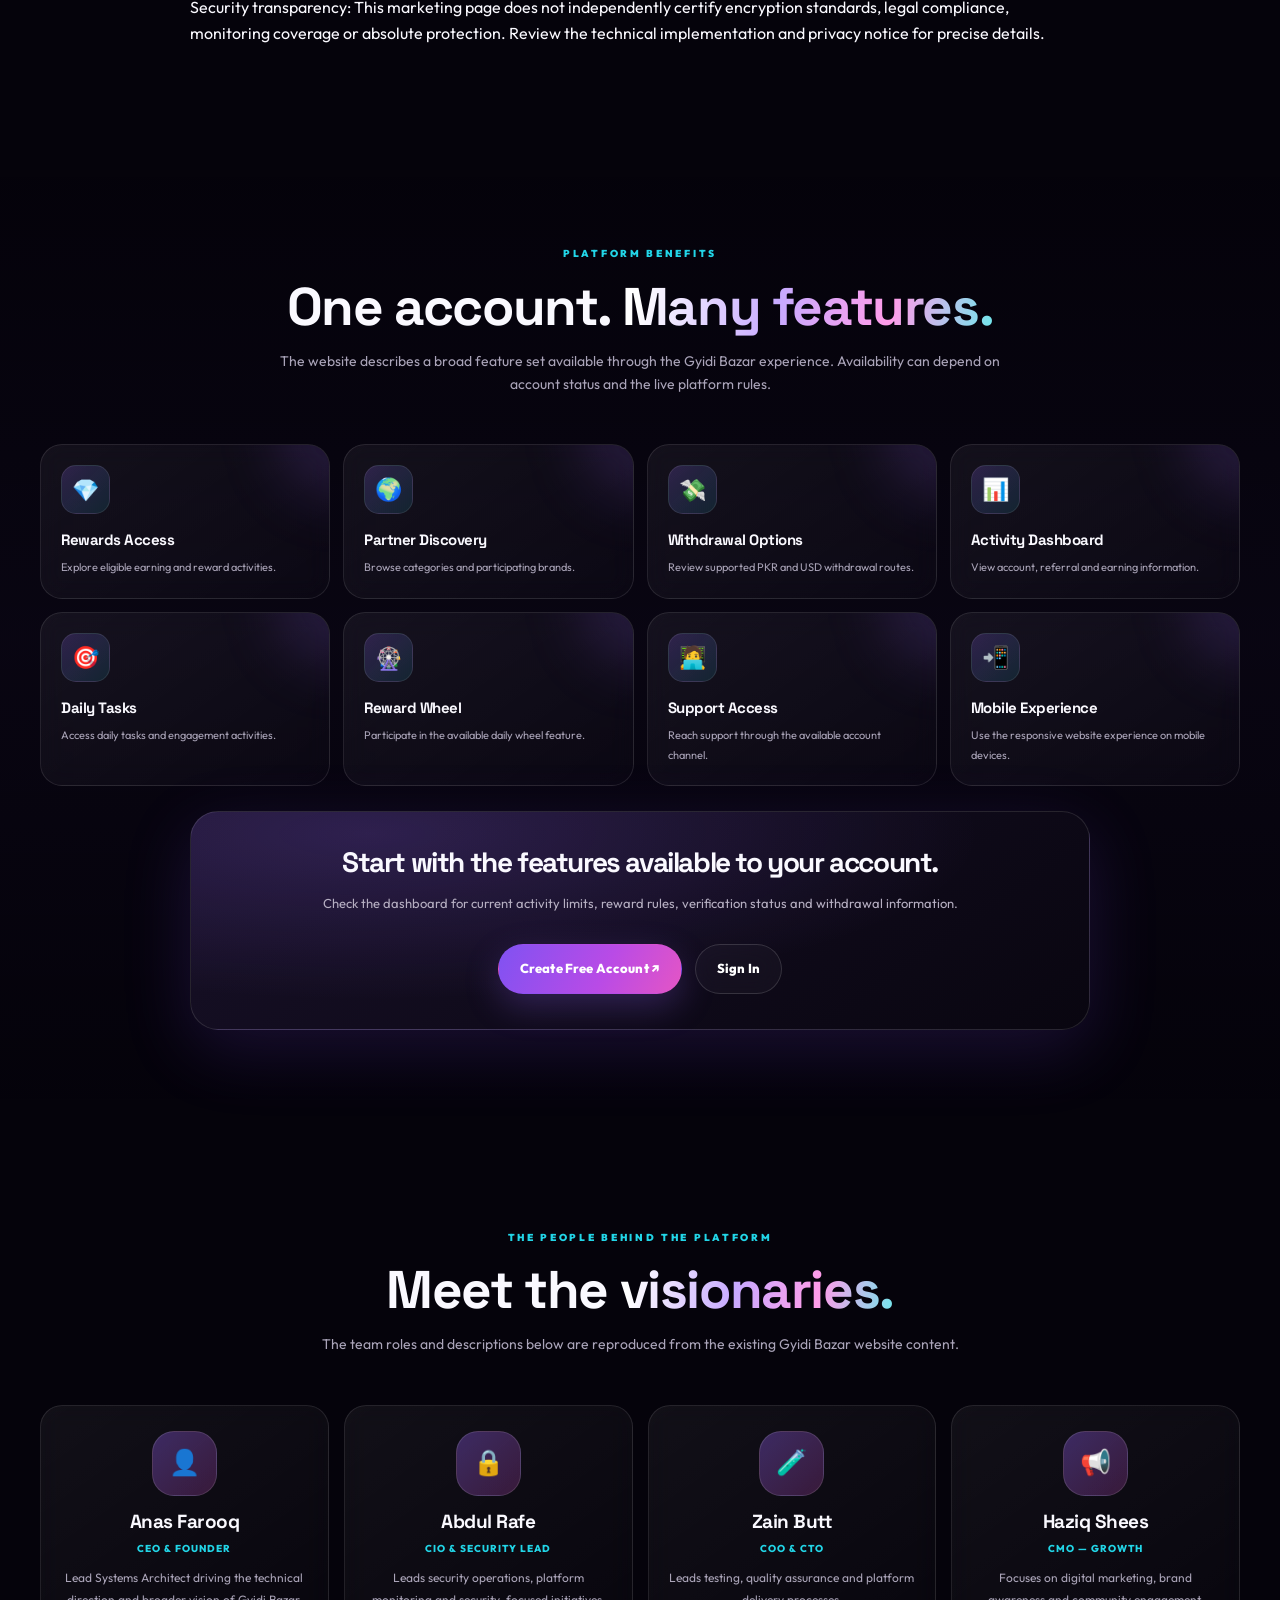
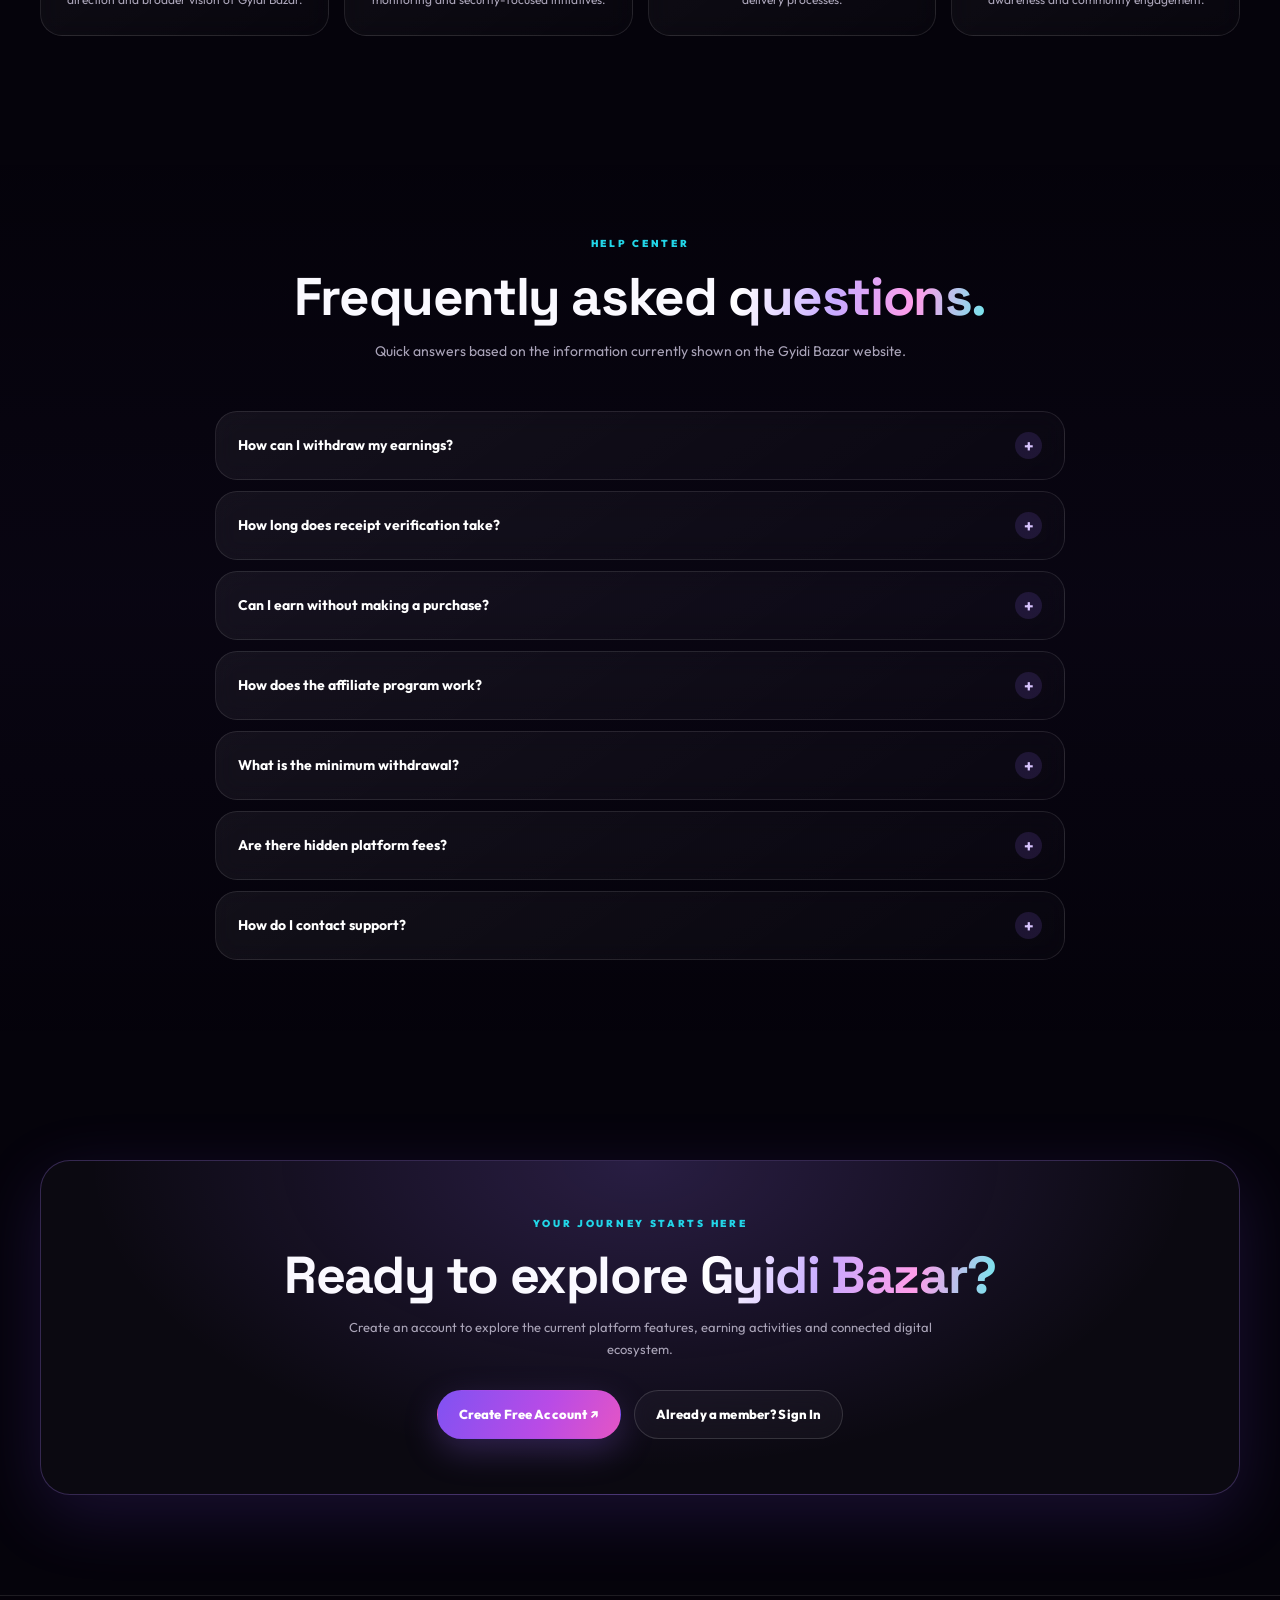
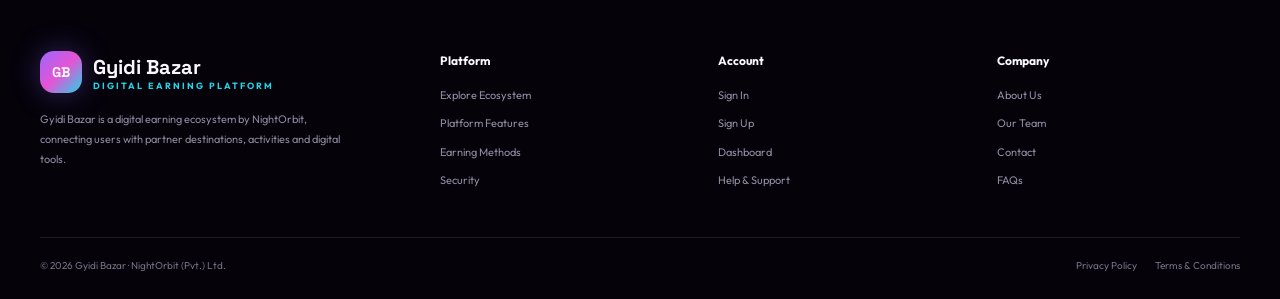
<file: CreateJSONFile.html>
<!DOCTYPE html>
<html lang="en">
<head>
<meta charset="UTF-8">
<meta name="viewport" content="width=device-width, initial-scale=1.0">
<meta name="theme-color" content="#05030b">
<title>Gyidi Bazar — Earn, Explore & Grow | NightOrbit</title>
<meta name="description" content="Explore Gyidi Bazar by NightOrbit: daily activities, referrals, partner brands, cashback opportunities, connected tools and more in one digital ecosystem.">
<link rel="preconnect" href="https://fonts.googleapis.com">
<link rel="preconnect" href="https://fonts.gstatic.com" crossorigin>
<link href="https://fonts.googleapis.com/css2?family=Outfit:wght@300;400;500;600;700;800;900&family=Space+Grotesk:wght@500;600;700&display=swap" rel="stylesheet">
<style>
:root{--bg:#05030b;--panel:#100c1c;--purple:#9868ff;--pink:#e653d5;--cyan:#22d5e7;--green:#48e0b1;--white:#faf9ff;--muted:#aaa4b9;--line:rgba(255,255,255,.1);--glow:0 20px 70px rgba(137,87,255,.16)}
*{box-sizing:border-box;margin:0;padding:0}html{scroll-behavior:smooth;scroll-padding-top:100px}body{font-family:Outfit,sans-serif;background:var(--bg);color:var(--white);line-height:1.65;overflow-x:hidden}body:before{content:"";position:fixed;inset:0;z-index:-3;background:radial-gradient(ellipse at 12% 8%,#7544e52b,transparent 36%),radial-gradient(ellipse at 90% 28%,#e653d51b,transparent 35%),radial-gradient(ellipse at 48% 100%,#22d5e71a,transparent 40%)}body:after{content:"";position:fixed;inset:0;z-index:-2;pointer-events:none;opacity:.14;background-image:linear-gradient(#fff1 1px,transparent 1px),linear-gradient(90deg,#fff1 1px,transparent 1px);background-size:58px 58px;mask-image:linear-gradient(#000,transparent 85%)}
a{color:inherit;text-decoration:none}button{font:inherit}.container{width:min(1200px,calc(100% - 44px));margin:auto}
.progress{height:3px;position:fixed;z-index:200;top:0;left:0;width:0;background:linear-gradient(90deg,var(--purple),var(--pink),var(--cyan));box-shadow:0 0 16px var(--purple)}
header{position:fixed;z-index:100;inset:0 0 auto;background:#07050dd9;backdrop-filter:blur(22px);border-bottom:1px solid #ffffff12}
.nav{height:78px;display:flex;align-items:center;justify-content:space-between;gap:20px}.logo{display:flex;align-items:center;gap:11px;font:700 20px "Space Grotesk";white-space:nowrap}.logo-mark{width:42px;height:42px;border-radius:14px;display:grid;place-items:center;background:linear-gradient(135deg,var(--purple),var(--pink),var(--cyan));box-shadow:0 0 30px #9868ff55;font-size:14px}.logo small{display:block;color:var(--cyan);font:700 9px Outfit;letter-spacing:2px;text-transform:uppercase}
.nav-links{display:flex;align-items:center;gap:23px;color:#c1bbce;font-size:13px;font-weight:600}.nav-links a{transition:.25s}.nav-links a:hover{color:#fff}.nav-actions{display:flex;gap:10px;align-items:center}
.btn{position:relative;isolation:isolate;display:inline-flex;align-items:center;justify-content:center;gap:9px;padding:13px 21px;border:1px solid transparent;border-radius:999px;font-size:13px;font-weight:800;letter-spacing:.15px;white-space:nowrap;overflow:hidden;cursor:pointer;transition:transform .3s,box-shadow .3s,border-color .3s,background .3s}
.btn:before{content:"";position:absolute;z-index:-1;inset:0;background:linear-gradient(100deg,transparent,#ffffff55,transparent);transform:translateX(-130%) skewX(-20deg);transition:transform .65s}.btn:hover:before{transform:translateX(130%) skewX(-20deg)}.btn:hover{transform:translateY(-3px)}
.btn-primary{color:#fff;background:linear-gradient(115deg,#8052f2,#b94be6 58%,#e455c5);box-shadow:0 12px 34px #9868ff40}.btn-primary:hover{box-shadow:0 16px 45px #9868ff78}
.btn-secondary{color:#fff;background:#ffffff08;border-color:#ffffff24;backdrop-filter:blur(12px)}.btn-secondary:hover{background:#ffffff12;border-color:#b999ff88}
.mobile-toggle{display:none;width:43px;height:43px;border:1px solid var(--line);border-radius:12px;background:#ffffff0b;color:#fff;font-size:21px}
.hero{min-height:760px;padding:155px 0 85px;display:flex;align-items:center;position:relative}.hero-grid{display:grid;grid-template-columns:1.05fr .95fr;gap:45px;align-items:center}
.pill{display:inline-flex;align-items:center;gap:10px;padding:8px 14px;border:1px solid #a47aff4d;border-radius:99px;background:#9b6bff12;color:#ddceff;font-size:10px;font-weight:800;letter-spacing:1.5px;text-transform:uppercase}.dot{width:7px;height:7px;border-radius:50%;background:var(--green);box-shadow:0 0 14px var(--green);animation:pulse 1.8s infinite}
h1,h2,h3{font-family:"Space Grotesk",sans-serif;line-height:1.12;letter-spacing:-1.4px}h1{font-size:clamp(48px,6.3vw,78px);margin:24px 0}.gradient{background:linear-gradient(100deg,#fff 5%,#c7aaff 42%,#ff9ce9 72%,#70e8ed);background-clip:text;color:transparent}.hero-copy{max-width:650px;color:#bcb6ca;font-size:16px;line-height:1.85}.hero-btns{display:flex;flex-wrap:wrap;gap:13px;margin-top:30px}.micro{margin-top:23px;color:#777186;font-size:10px;letter-spacing:1px}
.hero-art{min-height:480px;display:grid;place-items:center;position:relative}.orbit{position:absolute;width:400px;height:400px;border:1px solid #b397ff2d;border-radius:50%;animation:spin 32s linear infinite}.orbit:before,.orbit:after{content:"";position:absolute;inset:38px;border:1px solid #22d5e733;border-radius:50%}.orbit:after{inset:83px;border-color:#e653d533}
.dash-preview{width:min(390px,90%);padding:23px;border-radius:27px;border:1px solid #ffffff26;background:linear-gradient(145deg,#ffffff19,#ffffff05);backdrop-filter:blur(20px);box-shadow:0 35px 100px #0009,0 0 65px #9868ff2b;transform:rotate(-4deg);animation:float 6s ease-in-out infinite}
.preview-top{display:flex;justify-content:space-between;align-items:center;color:#bcb4cc;font-size:11px}.live{color:var(--green);font-size:10px}.preview-balance{margin:25px 0;padding:20px;border-radius:18px;background:linear-gradient(120deg,#8655ed55,#e653d522);border:1px solid #ffffff16}.preview-balance small{color:#c6b9df}.preview-balance strong{display:block;font:700 36px "Space Grotesk";margin-top:4px}.preview-grid{display:grid;grid-template-columns:repeat(2,1fr);gap:10px}.preview-tile{padding:15px;border-radius:15px;background:#ffffff09;border:1px solid #ffffff12}.preview-tile b{display:block;font:700 17px "Space Grotesk"}.preview-tile span{font-size:10px;color:#aaa3b8}.float{position:absolute;padding:13px 16px;border-radius:15px;background:#120d20e8;border:1px solid #ffffff22;backdrop-filter:blur(16px);box-shadow:0 16px 45px #0008;font-size:11px;animation:float 5s ease-in-out infinite}.float b{display:block;font:700 16px "Space Grotesk"}.f1{top:50px;right:0}.f2{bottom:48px;left:0;animation-delay:-2s}.f3{right:0;bottom:8px;animation-delay:-3s}
.section{padding:100px 0;position:relative}.section.alt{background:linear-gradient(180deg,transparent,#9868ff08,transparent)}.section-head{text-align:center;max-width:760px;margin:0 auto 48px}.kicker{color:var(--cyan);font-size:10px;letter-spacing:2.7px;text-transform:uppercase;font-weight:900}.section-head h2{font-size:clamp(34px,4.4vw,53px);margin:14px 0}.section-head p{color:var(--muted);font-size:14px}
.stats{display:grid;grid-template-columns:repeat(4,1fr);gap:14px;margin-top:12px}.stat{padding:23px 15px;text-align:center;border:1px solid var(--line);border-radius:20px;background:linear-gradient(145deg,#ffffff10,#ffffff04);transition:.3s}.stat:hover{transform:translateY(-6px);border-color:#a77cff77;box-shadow:var(--glow)}.stat b{font:700 31px "Space Grotesk";background:linear-gradient(90deg,#fff,#c5a2ff);background-clip:text;color:transparent}.stat span{display:block;color:#aaa3b8;font-size:11px;margin-top:5px}
.grid-3{display:grid;grid-template-columns:repeat(3,1fr);gap:17px}.cat-card,.feature-card,.team-card,.earn-card,.security-card,.faq-item{border:1px solid var(--line);border-radius:22px;background:linear-gradient(145deg,#ffffff0e,#ffffff04);backdrop-filter:blur(12px);transition:transform .35s,border-color .35s,box-shadow .35s}.cat-card,.feature-card,.team-card,.earn-card,.security-card{padding:26px;position:relative;overflow:hidden}.cat-card:before,.feature-card:before{content:"";position:absolute;width:130px;height:130px;right:-75px;top:-75px;background:#9868ff26;filter:blur(28px);border-radius:50%}.cat-card:hover,.feature-card:hover,.earn-card:hover,.security-card:hover,.team-card:hover{transform:translateY(-7px);border-color:#a77cff77;box-shadow:var(--glow)}
.cat-icon,.feature-icon,.earn-icon{width:49px;height:49px;border-radius:15px;display:grid;place-items:center;font-size:22px;background:linear-gradient(135deg,#9868ff35,#22d5e71c);border:1px solid #ffffff18;margin-bottom:18px}.cat-card h3,.feature-card h3,.earn-card h3,.security-card h3,.team-card h3{font-size:19px;letter-spacing:-.5px;margin-bottom:9px}.cat-card p,.feature-card p,.earn-card p,.security-card p,.team-card p{font-size:12px;color:#aaa4b8;line-height:1.8}.tags{display:flex;flex-wrap:wrap;gap:7px;margin-top:17px}.tag{font-size:9px;padding:5px 9px;border:1px solid #ffffff18;background:#ffffff08;border-radius:99px;color:#c9c1d7}
.earn-grid{display:grid;grid-template-columns:repeat(3,1fr);gap:17px}.earn-card{padding:25px}.earn-card .num{position:absolute;right:22px;top:19px;color:#ffffff20;font:700 32px "Space Grotesk"}
.split{display:grid;grid-template-columns:1fr 1fr;gap:55px;align-items:center}.split-panel{padding:35px;border-radius:28px;border:1px solid #ffffff1e;background:radial-gradient(ellipse at 20% 10%,#9868ff32,transparent 60%),linear-gradient(145deg,#171027,#090610);box-shadow:var(--glow)}.split-panel h3{font-size:28px;margin-bottom:14px}.split-panel p{font-size:13px;color:#b6afc2}.check-list{list-style:none;margin-top:20px;display:grid;gap:12px}.check-list li{display:flex;gap:10px;color:#c9c3d2;font-size:12px}.check-list li:before{content:"✓";color:var(--green);font-weight:900}
.commission{font:800 clamp(55px,8vw,90px) "Space Grotesk";background:linear-gradient(100deg,#fff,#bda0ff,#f48cde);background-clip:text;color:transparent;line-height:1}
.security-grid{display:grid;grid-template-columns:repeat(3,1fr);gap:16px}.security-card{padding:23px}
.features-grid{display:grid;grid-template-columns:repeat(4,1fr);gap:13px}.feature-card{padding:20px}.feature-card h3{font-size:15px}.feature-card p{font-size:11px}
.team-grid{display:grid;grid-template-columns:repeat(4,1fr);gap:15px}.team-card{text-align:center;padding:25px 18px}.avatar{width:65px;height:65px;margin:0 auto 15px;border-radius:22px;display:grid;place-items:center;font-size:25px;background:linear-gradient(135deg,#9868ff55,#e653d533);border:1px solid #ffffff20}.team-card .role{font-size:10px;color:var(--cyan);font-weight:800;letter-spacing:1px;text-transform:uppercase;margin:7px 0 10px}
.faq-grid{max-width:850px;margin:auto;display:grid;gap:11px}.faq-item{overflow:hidden}.faq-question{width:100%;padding:20px 22px;display:flex;align-items:center;justify-content:space-between;gap:20px;background:transparent;border:0;color:white;text-align:left;cursor:pointer;font-weight:700;font-size:14px}.faq-icon{width:27px;height:27px;flex:0 0 27px;border-radius:50%;display:grid;place-items:center;background:#9868ff25;color:#d9c5ff;font-size:17px;transition:.3s}.faq-answer{max-height:0;overflow:hidden;transition:max-height .4s ease}.faq-answer p{padding:0 22px 20px;color:#aaa4b8;font-size:12px;line-height:1.8}.faq-item.active .faq-answer{max-height:240px}.faq-item.active .faq-icon{transform:rotate(45deg);background:#9868ff55}
.cta{padding:55px 30px;text-align:center;border:1px solid #a77cff44;border-radius:30px;background:radial-gradient(ellipse at 50% 0%,#9868ff35,transparent 65%),#ffffff07;box-shadow:var(--glow)}.cta h2{font-size:clamp(34px,4.5vw,52px);margin:13px 0}.cta p{max-width:600px;margin:0 auto 25px;color:#aaa4b8;font-size:13px}.center{justify-content:center}
footer{padding:55px 0 25px;border-top:1px solid var(--line);background:#05030b99}.foot-grid{display:grid;grid-template-columns:1.5fr repeat(3,1fr);gap:35px}.foot-brand p{max-width:300px;color:#8e879d;font-size:11px;margin-top:17px;line-height:1.8}.foot-col h4{font-size:12px;margin-bottom:15px}.foot-col a{display:block;color:#938ca1;font-size:11px;margin:10px 0;transition:.2s}.foot-col a:hover,.foot-bottom a:hover{color:white}.foot-bottom{display:flex;justify-content:space-between;gap:20px;flex-wrap:wrap;margin-top:38px;padding-top:20px;border-top:1px solid var(--line);color:#777083;font-size:10px}.foot-legal-links{display:flex;gap:18px;flex-wrap:wrap}
.reveal{opacity:0;transform:translateY(35px);transition:opacity .8s cubic-bezier(.2,.8,.2,1),transform .8s cubic-bezier(.2,.8,.2,1)}.reveal.active{opacity:1;transform:translateY(0)}.delay-1{transition-delay:.12s}.delay-2{transition-delay:.23s}.delay-3{transition-delay:.34s}
#topBtn{position:fixed;right:22px;bottom:22px;z-index:80;width:45px;height:45px;border:1px solid #ffffff2b;border-radius:50%;background:#171027e8;color:white;font-size:20px;opacity:0;pointer-events:none;transition:.3s;cursor:pointer}#topBtn.visible{opacity:1;pointer-events:auto}
@keyframes pulse{50%{opacity:.35;box-shadow:0 0 3px var(--green)}}@keyframes spin{to{transform:rotate(360deg)}}@keyframes float{0%,100%{transform:translateY(0) rotate(-4deg)}50%{transform:translateY(-13px) rotate(-2deg)}}
@media(max-width:1000px){.nav-links{gap:13px;font-size:11px}.nav-actions .btn{padding:10px 13px;font-size:11px}.hero-grid{gap:20px}.features-grid{grid-template-columns:repeat(2,1fr)}}
@media(max-width:820px){.nav-links{display:none}.mobile-toggle{display:block}.nav-links.open{position:absolute;display:flex;top:78px;left:0;right:0;padding:23px;background:#090612f5;border-bottom:1px solid var(--line);flex-direction:column;align-items:stretch;gap:0}.nav-links.open a{padding:12px 5px;border-bottom:1px solid #ffffff0c}.hero-grid,.split{grid-template-columns:1fr}.hero{padding-top:135px}.hero-art{min-height:430px}.grid-3,.earn-grid,.security-grid{grid-template-columns:repeat(2,1fr)}.team-grid{grid-template-columns:repeat(2,1fr)}.foot-grid{grid-template-columns:repeat(2,1fr)}}
@media(max-width:560px){.container{width:calc(100% - 30px)}.nav{height:70px}.logo{font-size:17px}.logo-mark{width:38px;height:38px}.nav-actions .btn-secondary{display:none}.nav-actions .btn{padding:10px 13px;font-size:10px}.hero{padding:120px 0 60px;min-height:auto}.hero-grid{gap:5px}h1{font-size:46px}.hero-copy{font-size:13px}.hero-art{min-height:355px}.orbit{width:290px;height:290px}.dash-preview{width:85%;padding:17px}.preview-balance strong{font-size:30px}.f1{right:0;top:20px}.f2{left:0;bottom:35px}.f3{right:0;bottom:0}.section{padding:72px 0}.section-head{margin-bottom:32px}.stats{grid-template-columns:repeat(2,1fr);gap:9px}.stat{padding:17px 8px}.stat b{font-size:25px}.grid-3,.earn-grid,.security-grid,.features-grid{grid-template-columns:1fr}.cat-card,.earn-card,.security-card{padding:22px}.team-grid{grid-template-columns:repeat(2,1fr);gap:9px}.team-card{padding:20px 10px}.team-card p{font-size:10px}.split-panel{padding:25px}.cta{padding:38px 18px}.foot-grid{grid-template-columns:1fr 1fr;gap:25px 15px}.foot-bottom{justify-content:center;text-align:center}.foot-legal-links{justify-content:center}}
@media(prefers-reduced-motion:reduce){*,*:before,*:after{animation-duration:.01ms!important;animation-iteration-count:1!important;scroll-behavior:auto!important;transition-duration:.01ms!important}.reveal{opacity:1;transform:none}}
</style>
</head>
<body>
<div class="progress" id="scrollProgress"></div>
<header>
 <div class="container nav">
  <a href="#" class="logo"><span class="logo-mark">GB</span><span>Gyidi Bazar<small>Digital Earning Platform</small></span></a>
  <nav class="nav-links" id="navLinks">
   <a href="#about">About</a><a href="#platforms">Platforms</a><a href="#earn">Earning</a><a href="#affiliate">Affiliate</a><a href="#security">Security</a><a href="#features-free">Features</a><a href="#team">Team</a><a href="#faq">FAQ</a>
  </nav>
  <div class="nav-actions"><a href="login.html" class="btn btn-secondary">Sign In</a><a href="signup.html" class="btn btn-primary">Get Started ↗</a><button class="mobile-toggle" id="mobileMenuBtn" aria-label="Toggle navigation" aria-expanded="false">☰</button></div>
 </div>
</header>
<main>
<section class="hero">
 <div class="container hero-grid">
  <div class="reveal active">
   <div class="pill"><span class="dot"></span> GYIDI BAZAR · BY NIGHTORBIT</div>
   <h1>Earn in PKR & USD.<br><span class="gradient">Build your next move.</span></h1>
   <p class="hero-copy">Explore a connected digital earning ecosystem with partner brands, daily activities, referrals, promotional rewards and in-house tools. Gyidi Bazar brings multiple ways to participate together in one account experience.</p>
   <div class="hero-btns"><a href="signup.html" class="btn btn-primary">Start Earning <span>→</span></a><a href="#platforms" class="btn btn-secondary">Explore Ecosystem ↓</a></div>
   <div class="micro">ONE ACCOUNT · MULTIPLE EXPERIENCES · BUILT BY NIGHTORBIT</div>
  </div>
  <div class="hero-art reveal delay-1">
   <div class="orbit"></div>
   <div class="dash-preview">
    <div class="preview-top"><b>GYIDI BAZAR / OVERVIEW</b><span class="live">● PLATFORM PREVIEW</span></div>
    <div class="preview-balance"><small>Your earning journey starts here</small><strong>PKR + USD</strong><small>Explore rewards and available activities</small></div>
    <div class="preview-grid"><div class="preview-tile"><b>Daily</b><span>Tasks & streaks</span></div><div class="preview-tile"><b>Rewards</b><span>Coins & activities</span></div><div class="preview-tile"><b>Referral</b><span>Invite & grow</span></div><div class="preview-tile"><b>Brands</b><span>Partner ecosystem</span></div></div>
   </div>
   <div class="float f1"><b>300+ Brands</b><span>As stated on platform</span></div><div class="float f2"><b>Daily Activities</b><span>Tasks · Ads · Wheel</span></div><div class="float f3"><b>NightOrbit</b><span>Connected ecosystem</span></div>
  </div>
 </div>
</section>
<section class="section" id="about">
 <div class="container">
  <div class="section-head reveal"><div class="kicker">ABOUT GYIDI BAZAR</div><h2>Built for a <span class="gradient">connected world.</span></h2><p>Gyidi Bazar is a digital earning ecosystem by NightOrbit — bringing partner brands, earning activities and connected platforms into one experience.</p></div>
  <div class="stats">
   <div class="stat reveal"><b>12+</b><span>Countries · website-stated</span></div><div class="stat reveal delay-1"><b>300+</b><span>Global brands · website-stated</span></div><div class="stat reveal delay-2"><b>50K+</b><span>Active users · website-stated</span></div><div class="stat reveal delay-3"><b>5.9M+</b><span>Coins earned · website-stated</span></div>
  </div>
  <div class="split" style="margin-top:45px">
   <div class="split-panel reveal"><div class="kicker">OUR PURPOSE</div><h3>More than one way to explore digital opportunities.</h3><p>From everyday engagement to discovering partner services, the platform is designed to keep key experiences accessible from one place.</p><ul class="check-list"><li>One connected account experience</li><li>Multiple earning activity types</li><li>Partner-brand discovery</li><li>PKR and USD earning information</li></ul></div>
   <div class="reveal delay-1"><div class="kicker">NIGHTORBIT ECOSYSTEM</div><h2>Ideas into <span class="gradient">digital experiences.</span></h2><p style="color:var(--muted);font-size:13px;margin-top:15px;line-height:1.9">Gyidi Bazar combines third-party partner destinations with NightOrbit's own tools and platform projects. Our focus is a clear, accessible experience where users can explore features, understand available activities and manage their platform journey.</p><div class="hero-btns"><a class="btn btn-secondary" href="about-us.html">Discover About Us ↗</a></div></div>
  </div>
 </div>
</section>
<section class="section alt" id="platforms">
 <div class="container">
  <div class="section-head reveal"><div class="kicker">CONNECTED PLATFORMS</div><h2>Explore the <span class="gradient">ecosystem.</span></h2><p>Discover the categories and services described across the Gyidi Bazar platform.</p></div>
  <div class="grid-3">
   <article class="cat-card reveal"><div class="cat-icon">🎬</div><h3>Entertainment</h3><p>Explore entertainment destinations and subscriptions, including services such as Netflix, Prime Video, Disney+, Hulu, HBO Max and Twitch.</p><div class="tags"><span class="tag">Netflix</span><span class="tag">Disney+</span><span class="tag">Prime Video</span><span class="tag">Twitch</span></div></article>
   <article class="cat-card reveal delay-1"><div class="cat-icon">🛒</div><h3>Shopping Brands</h3><p>Browse global shopping and learning destinations such as Banggood, Alibaba, Taobao, LightInTheBox and Udemy.</p><div class="tags"><span class="tag">Banggood</span><span class="tag">Alibaba</span><span class="tag">Taobao</span><span class="tag">Udemy</span></div></article>
   <article class="cat-card reveal delay-2"><div class="cat-icon">🍔</div><h3>Food & Lifestyle</h3><p>Discover food, delivery, grocery and lifestyle-related partner destinations listed within the platform ecosystem.</p><div class="tags"><span class="tag">TAZAonline</span><span class="tag">Lifestyle</span><span class="tag">More partners</span></div></article>
   <article class="cat-card reveal"><div class="cat-icon">🛠️</div><h3>Tools & Software</h3><p>Find software and productivity-related partner tools, including Proton VPN, WPS Software, MacPaw and other services.</p><div class="tags"><span class="tag">Proton VPN</span><span class="tag">MacPaw</span><span class="tag">WPS</span></div></article>
   <article class="cat-card reveal delay-1"><div class="cat-icon">🤖</div><h3>NightOrbit Gyidi Tools</h3><p>Explore in-house AI tools, software and digital projects presented as part of the NightOrbit ecosystem.</p><div class="tags"><span class="tag">AI Tools</span><span class="tag">In-house</span><span class="tag">Digital Projects</span></div></article>
   <article class="cat-card reveal delay-2"><div class="cat-icon">🎮</div><h3>Gaming Events</h3><p>Take part in announced gaming tournaments and special events, subject to the rules and eligibility shown for each event.</p><div class="tags"><span class="tag">Tournaments</span><span class="tag">Events</span><span class="tag">Bonus Rewards</span></div></article>
  </div>
 </div>
</section>
<section class="section" id="earn">
 <div class="container">
  <div class="section-head reveal"><div class="kicker">EARNING OPTIONS</div><h2>6 ways to <span class="gradient">earn coins.</span></h2><p>Explore the activity types described by Gyidi Bazar. Rewards, limits and eligibility are subject to the live rules displayed in your account.</p></div>
  <div class="earn-grid">
   <article class="earn-card reveal"><span class="num">01</span><div class="earn-icon">🔥</div><h3>Daily Streaks</h3><p>Return regularly and complete the daily check-in streak. The current platform description refers to a 7-day streak and daily coin rewards; missed days may reset progress.</p></article>
   <article class="earn-card reveal delay-1"><span class="num">02</span><div class="earn-icon">▶</div><h3>Watch Ads</h3><p>Complete available ad-viewing activities. The website describes five 10-second ads for a 50-coin reward when all required views are completed.</p></article>
   <article class="earn-card reveal delay-2"><span class="num">03</span><div class="earn-icon">🎡</div><h3>Luck Wheel</h3><p>Use the daily wheel activity for a chance to win coins. The website describes five spins per day and possible rewards between 5 and 100 coins.</p></article>
   <article class="earn-card reveal"><span class="num">04</span><div class="earn-icon">🤝</div><h3>Referrals</h3><p>Share your referral link and invite friends. The website describes coin rewards for referrals and an additional milestone bonus; check the live referral terms.</p></article>
   <article class="earn-card reveal delay-1"><span class="num">05</span><div class="earn-icon">🧾</div><h3>Purchase Verification</h3><p>Make an eligible purchase through a partner destination and submit the required receipt for review. Any reward depends on verification and applicable offer conditions.</p></article>
   <article class="earn-card reveal delay-2"><span class="num">06</span><div class="earn-icon">🏆</div><h3>Event Participation</h3><p>Join announced competitions and special events. Event-specific eligibility, prizes, schedules and reward rules are shown with each event.</p></article>
  </div>
 </div>
</section>
<section class="section alt" id="affiliate">
 <div class="container split">
  <div class="reveal"><div class="kicker">AFFILIATE PROGRAM</div><div class="commission">20%</div><h2>Share the platform.<br><span class="gradient">Grow together.</span></h2><p style="color:var(--muted);font-size:14px;margin-top:15px">The existing Gyidi Bazar website describes a lifetime affiliate commission of up to 20% on eligible purchases made by referred users through participating partner brands. Actual rates and eligibility may vary by offer and current program rules.</p><div class="hero-btns"><a class="btn btn-primary" href="signup.html">Join Gyidi Bazar ↗</a></div></div>
  <div class="split-panel reveal delay-1"><h3>Affiliate experience</h3><ul class="check-list"><li><b>Referral tracking</b> — referred accounts are associated with the referral journey as described by the platform.</li><li><b>Commission visibility</b> — review referral activity and available earning information in your dashboard.</li><li><b>Payment methods</b> — the website lists JazzCash, EasyPaisa, bank transfer and international wire options.</li><li><b>Program conditions</b> — commission eligibility, payment thresholds and processing are subject to the current rules.</li></ul></div>
 </div>
</section>
<section class="section" id="security">
 <div class="container">
  <div class="section-head reveal"><div class="kicker">ACCOUNT & PLATFORM SECURITY</div><h2>Security is a <span class="gradient">shared priority.</span></h2><p>The existing site describes multiple verification and monitoring mechanisms. The exact protection provided depends on the live implementation and connected services.</p></div>
  <div class="security-grid">
   <article class="security-card reveal"><div class="feature-icon">🛡️</div><h3>Anti-abuse Controls</h3><p>The website describes controls intended to deter tampering, automated abuse and suspicious activity.</p></article>
   <article class="security-card reveal delay-1"><div class="feature-icon">🔐</div><h3>OTP Verification</h3><p>Email and account verification steps are described for signup, withdrawals and selected account changes.</p></article>
   <article class="security-card reveal delay-2"><div class="feature-icon">📱</div><h3>Device & Location Signals</h3><p>Device and location-related signals may be used for security review and fraud prevention, as configured by the service.</p></article>
   <article class="security-card reveal"><div class="feature-icon">🧾</div><h3>Activity Review</h3><p>Account activity and submitted purchase evidence may be reviewed before rewards or account actions are confirmed.</p></article>
   <article class="security-card reveal delay-1"><div class="feature-icon">⚖️</div><h3>Responsible Operations</h3><p>The site references FBR registration and PECA 2016. Legal and compliance statements should be read alongside applicable official records.</p></article>
   <article class="security-card reveal delay-2"><div class="feature-icon">🚨</div><h3>Abuse Reporting</h3><p>Suspicious activity or account concerns can be raised through the platform's available support channels.</p></article>
  </div>
  <div class="notice" style="max-width:900px;margin:25px auto 0">Security transparency: This marketing page does not independently certify encryption standards, legal compliance, monitoring coverage or absolute protection. Review the technical implementation and privacy notice for precise details.</div>
 </div>
</section>
<section class="section alt" id="features-free">
 <div class="container">
  <div class="section-head reveal"><div class="kicker">PLATFORM BENEFITS</div><h2>One account. <span class="gradient">Many features.</span></h2><p>The website describes a broad feature set available through the Gyidi Bazar experience. Availability can depend on account status and the live platform rules.</p></div>
  <div class="features-grid">
   <article class="feature-card reveal"><div class="feature-icon">💎</div><h3>Rewards Access</h3><p>Explore eligible earning and reward activities.</p></article>
   <article class="feature-card reveal delay-1"><div class="feature-icon">🌍</div><h3>Partner Discovery</h3><p>Browse categories and participating brands.</p></article>
   <article class="feature-card reveal delay-2"><div class="feature-icon">💸</div><h3>Withdrawal Options</h3><p>Review supported PKR and USD withdrawal routes.</p></article>
   <article class="feature-card reveal delay-3"><div class="feature-icon">📊</div><h3>Activity Dashboard</h3><p>View account, referral and earning information.</p></article>
   <article class="feature-card reveal"><div class="feature-icon">🎯</div><h3>Daily Tasks</h3><p>Access daily tasks and engagement activities.</p></article>
   <article class="feature-card reveal delay-1"><div class="feature-icon">🎡</div><h3>Reward Wheel</h3><p>Participate in the available daily wheel feature.</p></article>
   <article class="feature-card reveal delay-2"><div class="feature-icon">🧑‍💻</div><h3>Support Access</h3><p>Reach support through the available account channel.</p></article>
   <article class="feature-card reveal delay-3"><div class="feature-icon">📲</div><h3>Mobile Experience</h3><p>Use the responsive website experience on mobile devices.</p></article>
  </div>
  <div class="split-panel reveal" style="max-width:900px;margin:25px auto 0;text-align:center"><h3>Start with the features available to your account.</h3><p>Check the dashboard for current activity limits, reward rules, verification status and withdrawal information.</p><div class="hero-btns center"><a class="btn btn-primary" href="signup.html">Create Free Account ↗</a><a class="btn btn-secondary" href="login.html">Sign In</a></div></div>
 </div>
</section>
<section class="section" id="team">
 <div class="container">
  <div class="section-head reveal"><div class="kicker">THE PEOPLE BEHIND THE PLATFORM</div><h2>Meet the <span class="gradient">visionaries.</span></h2><p>The team roles and descriptions below are reproduced from the existing Gyidi Bazar website content.</p></div>
  <div class="team-grid">
   <article class="team-card reveal"><div class="avatar">👤</div><h3>Anas Farooq</h3><div class="role">CEO & Founder</div><p>Lead Systems Architect driving the technical direction and broader vision of Gyidi Bazar.</p></article>
   <article class="team-card reveal delay-1"><div class="avatar">🔒</div><h3>Abdul Rafe</h3><div class="role">CIO & Security Lead</div><p>Leads security operations, platform monitoring and security-focused initiatives.</p></article>
   <article class="team-card reveal delay-2"><div class="avatar">🧪</div><h3>Zain Butt</h3><div class="role">COO & CTO</div><p>Leads testing, quality assurance and platform delivery processes.</p></article>
   <article class="team-card reveal delay-3"><div class="avatar">📢</div><h3>Haziq Shees</h3><div class="role">CMO — Growth</div><p>Focuses on digital marketing, brand awareness and community engagement.</p></article>
  </div>
 </div>
</section>
<section class="section alt" id="faq">
 <div class="container">
  <div class="section-head reveal"><div class="kicker">HELP CENTER</div><h2>Frequently asked <span class="gradient">questions.</span></h2><p>Quick answers based on the information currently shown on the Gyidi Bazar website.</p></div>
  <div class="faq-grid reveal">
   <div class="faq-item"><button class="faq-question" aria-expanded="false">How can I withdraw my earnings?<span class="faq-icon">+</span></button><div class="faq-answer"><p>The website lists JazzCash, EasyPaisa, bank transfer and international wire options. Minimums, processing times and eligibility should be checked in your live account before requesting a withdrawal.</p></div></div>
   <div class="faq-item"><button class="faq-question" aria-expanded="false">How long does receipt verification take?<span class="faq-icon">+</span></button><div class="faq-answer"><p>The existing website describes a verification target of up to 24 hours. Actual review times can vary depending on submission quality and review requirements.</p></div></div>
   <div class="faq-item"><button class="faq-question" aria-expanded="false">Can I earn without making a purchase?<span class="faq-icon">+</span></button><div class="faq-answer"><p>The platform describes free activities including daily streaks, ad viewing, the luck wheel and referrals. Availability and rewards are subject to the current activity rules.</p></div></div>
   <div class="faq-item"><button class="faq-question" aria-expanded="false">How does the affiliate program work?<span class="faq-icon">+</span></button><div class="faq-answer"><p>The website describes up to 20% lifetime commission on eligible purchases made by referred users across participating partner brands. Check the affiliate dashboard and current program conditions for exact rates.</p></div></div>
   <div class="faq-item"><button class="faq-question" aria-expanded="false">What is the minimum withdrawal?<span class="faq-icon">+</span></button><div class="faq-answer"><p>The current website copy mentions 2,800 coins, approximately $1 USD. Always confirm the minimum shown in your account because rules and conversion values can change.</p></div></div>
   <div class="faq-item"><button class="faq-question" aria-expanded="false">Are there hidden platform fees?<span class="faq-icon">+</span></button><div class="faq-answer"><p>The website states that it does not charge hidden fees for earning, receipt verification or withdrawals. Payment providers or third parties may have their own terms or charges; review the current details before proceeding.</p></div></div>
   <div class="faq-item"><button class="faq-question" aria-expanded="false">How do I contact support?<span class="faq-icon">+</span></button><div class="faq-answer"><p>Use the Support area in your dashboard or email <a href="mailto:support@gyidibazar.com" style="color:#c9aaff">support@gyidibazar.com</a>. Never share your password or one-time verification codes.</p></div></div>
  </div>
 </div>
</section>
<section class="section">
 <div class="container"><div class="cta reveal"><div class="kicker">YOUR JOURNEY STARTS HERE</div><h2>Ready to explore <span class="gradient">Gyidi Bazar?</span></h2><p>Create an account to explore the current platform features, earning activities and connected digital ecosystem.</p><div class="hero-btns center"><a href="signup.html" class="btn btn-primary">Create Free Account ↗</a><a href="login.html" class="btn btn-secondary">Already a member? Sign In</a></div></div></div>
</section>
</main>
<footer>
 <div class="container">
  <div class="foot-grid">
   <div class="foot-brand"><a href="#" class="logo"><span class="logo-mark">GB</span><span>Gyidi Bazar<small>Digital Earning Platform</small></span></a><p>Gyidi Bazar is a digital earning ecosystem by NightOrbit, connecting users with partner destinations, activities and digital tools.</p></div>
   <div class="foot-col"><h4>Platform</h4><a href="#platforms">Explore Ecosystem</a><a href="#features-free">Platform Features</a><a href="#earn">Earning Methods</a><a href="#security">Security</a></div>
   <div class="foot-col"><h4>Account</h4><a href="login.html">Sign In</a><a href="signup.html">Sign Up</a><a href="Dashboard.html">Dashboard</a><a href="help.html">Help & Support</a></div>
   <div class="foot-col"><h4>Company</h4><a href="about-us.html">About Us</a><a href="#team">Our Team</a><a href="mailto:support@gyidibazar.com">Contact</a><a href="#faq">FAQs</a></div>
  </div>
  <div class="foot-bottom"><span>© 2026 Gyidi Bazar · NightOrbit (Pvt.) Ltd.</span><div class="foot-legal-links"><a href="about-us.html#privacy">Privacy Policy</a><a href="about-us.html#terms">Terms & Conditions</a></div></div>
 </div>
</footer>
<button id="topBtn" aria-label="Back to top">↑</button>
<script>
(() => {
 const menuBtn=document.getElementById('mobileMenuBtn');
 const nav=document.getElementById('navLinks');
 menuBtn.addEventListener('click',e=>{e.stopPropagation();const open=nav.classList.toggle('open');menuBtn.textContent=open?'×':'☰';menuBtn.setAttribute('aria-expanded',String(open));});
 document.addEventListener('click',e=>{if(!nav.contains(e.target)&&!menuBtn.contains(e.target)){nav.classList.remove('open');menuBtn.textContent='☰';menuBtn.setAttribute('aria-expanded','false');}});
 nav.querySelectorAll('a').forEach(a=>a.addEventListener('click',()=>{nav.classList.remove('open');menuBtn.textContent='☰';menuBtn.setAttribute('aria-expanded','false');}));
 document.querySelectorAll('.faq-question').forEach(btn=>btn.addEventListener('click',()=>{const item=btn.closest('.faq-item');const wasOpen=item.classList.contains('active');document.querySelectorAll('.faq-item').forEach(other=>{other.classList.remove('active');other.querySelector('.faq-question').setAttribute('aria-expanded','false');});if(!wasOpen){item.classList.add('active');btn.setAttribute('aria-expanded','true');}}));
 const reveals=document.querySelectorAll('.reveal');
 if('IntersectionObserver' in window){const observer=new IntersectionObserver(entries=>entries.forEach(entry=>{if(entry.isIntersecting){entry.target.classList.add('active');observer.unobserve(entry.target);}}),{threshold:.12,rootMargin:'0px 0px -35px 0px'});reveals.forEach(el=>observer.observe(el));}else{reveals.forEach(el=>el.classList.add('active'));}
 const progress=document.getElementById('scrollProgress'),topBtn=document.getElementById('topBtn');
 const onScroll=()=>{const max=document.documentElement.scrollHeight-innerHeight;progress.style.width=(max>0?scrollY/max*100:0)+'%';topBtn.classList.toggle('visible',scrollY>450);};
 addEventListener('scroll',onScroll,{passive:true});onScroll();
 topBtn.addEventListener('click',()=>scrollTo({top:0,behavior:'smooth'}));
})();
</script>
</body>
</html>
</file>
